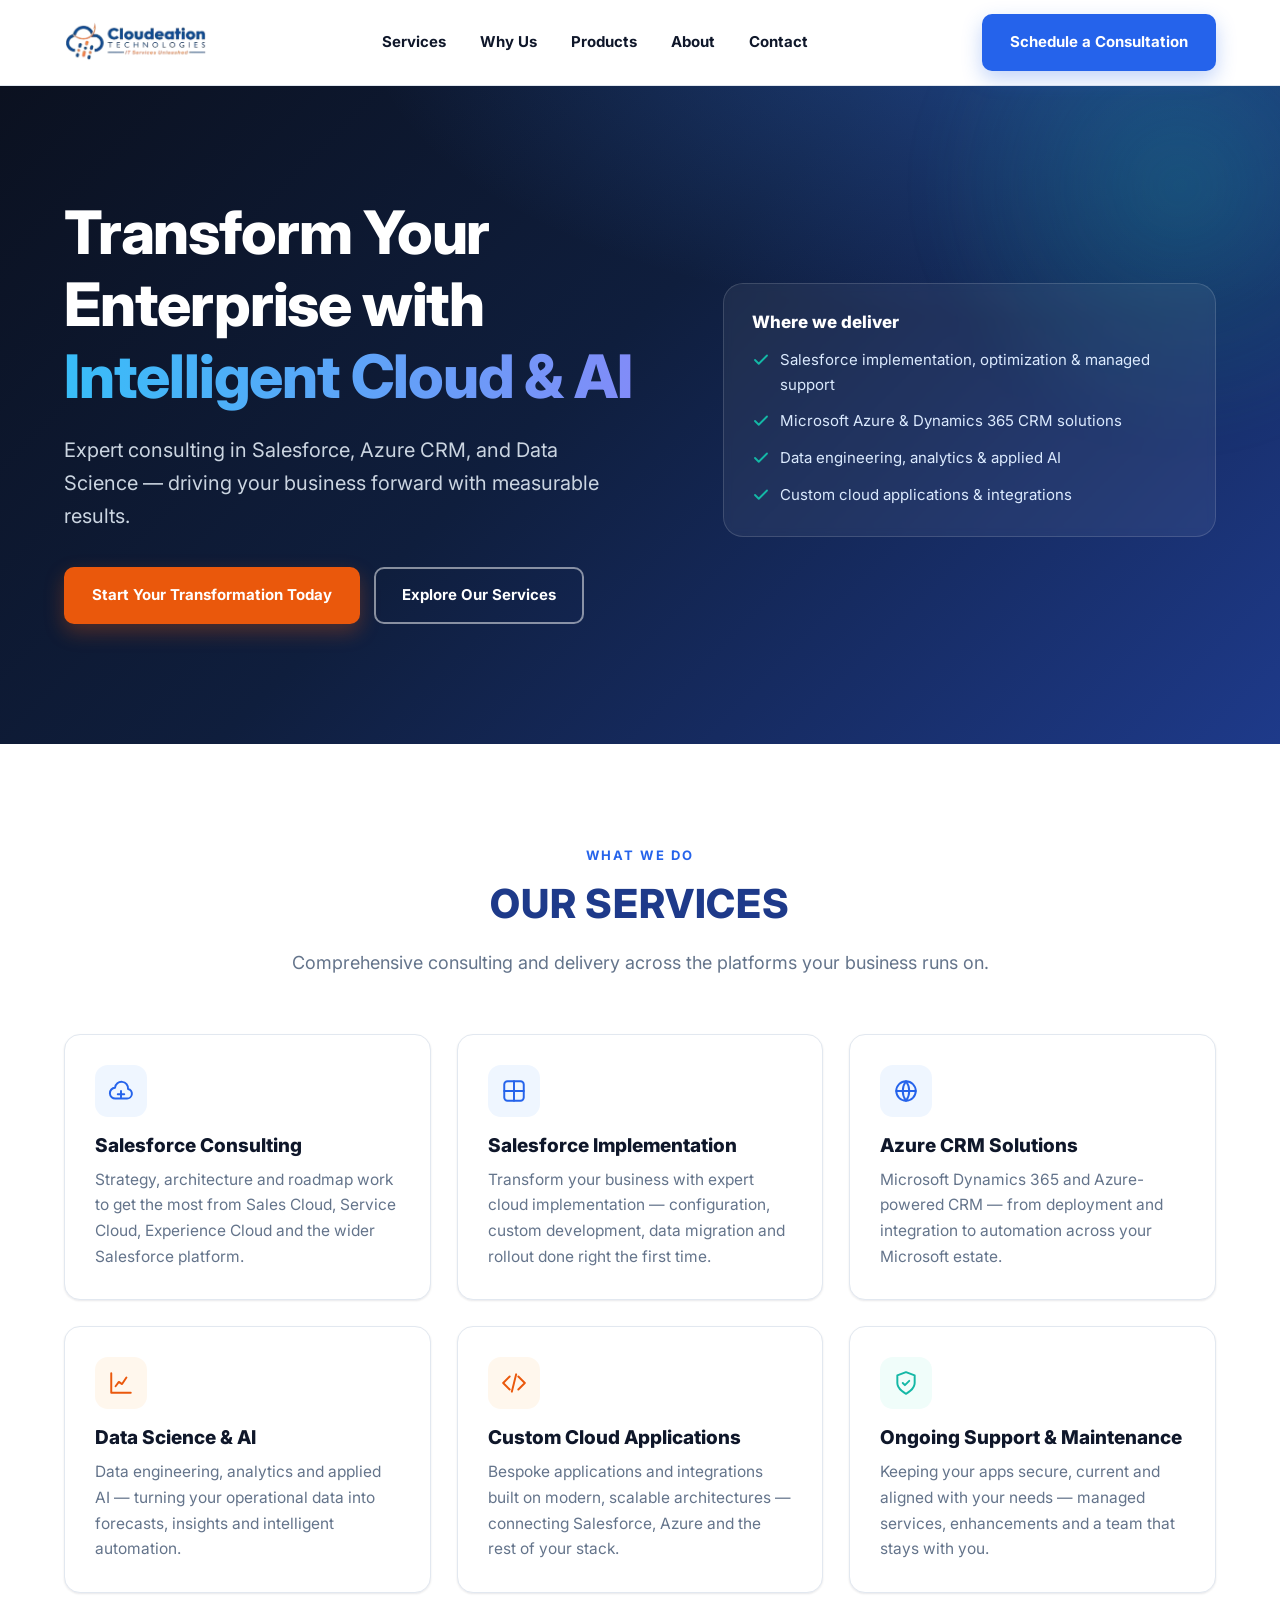
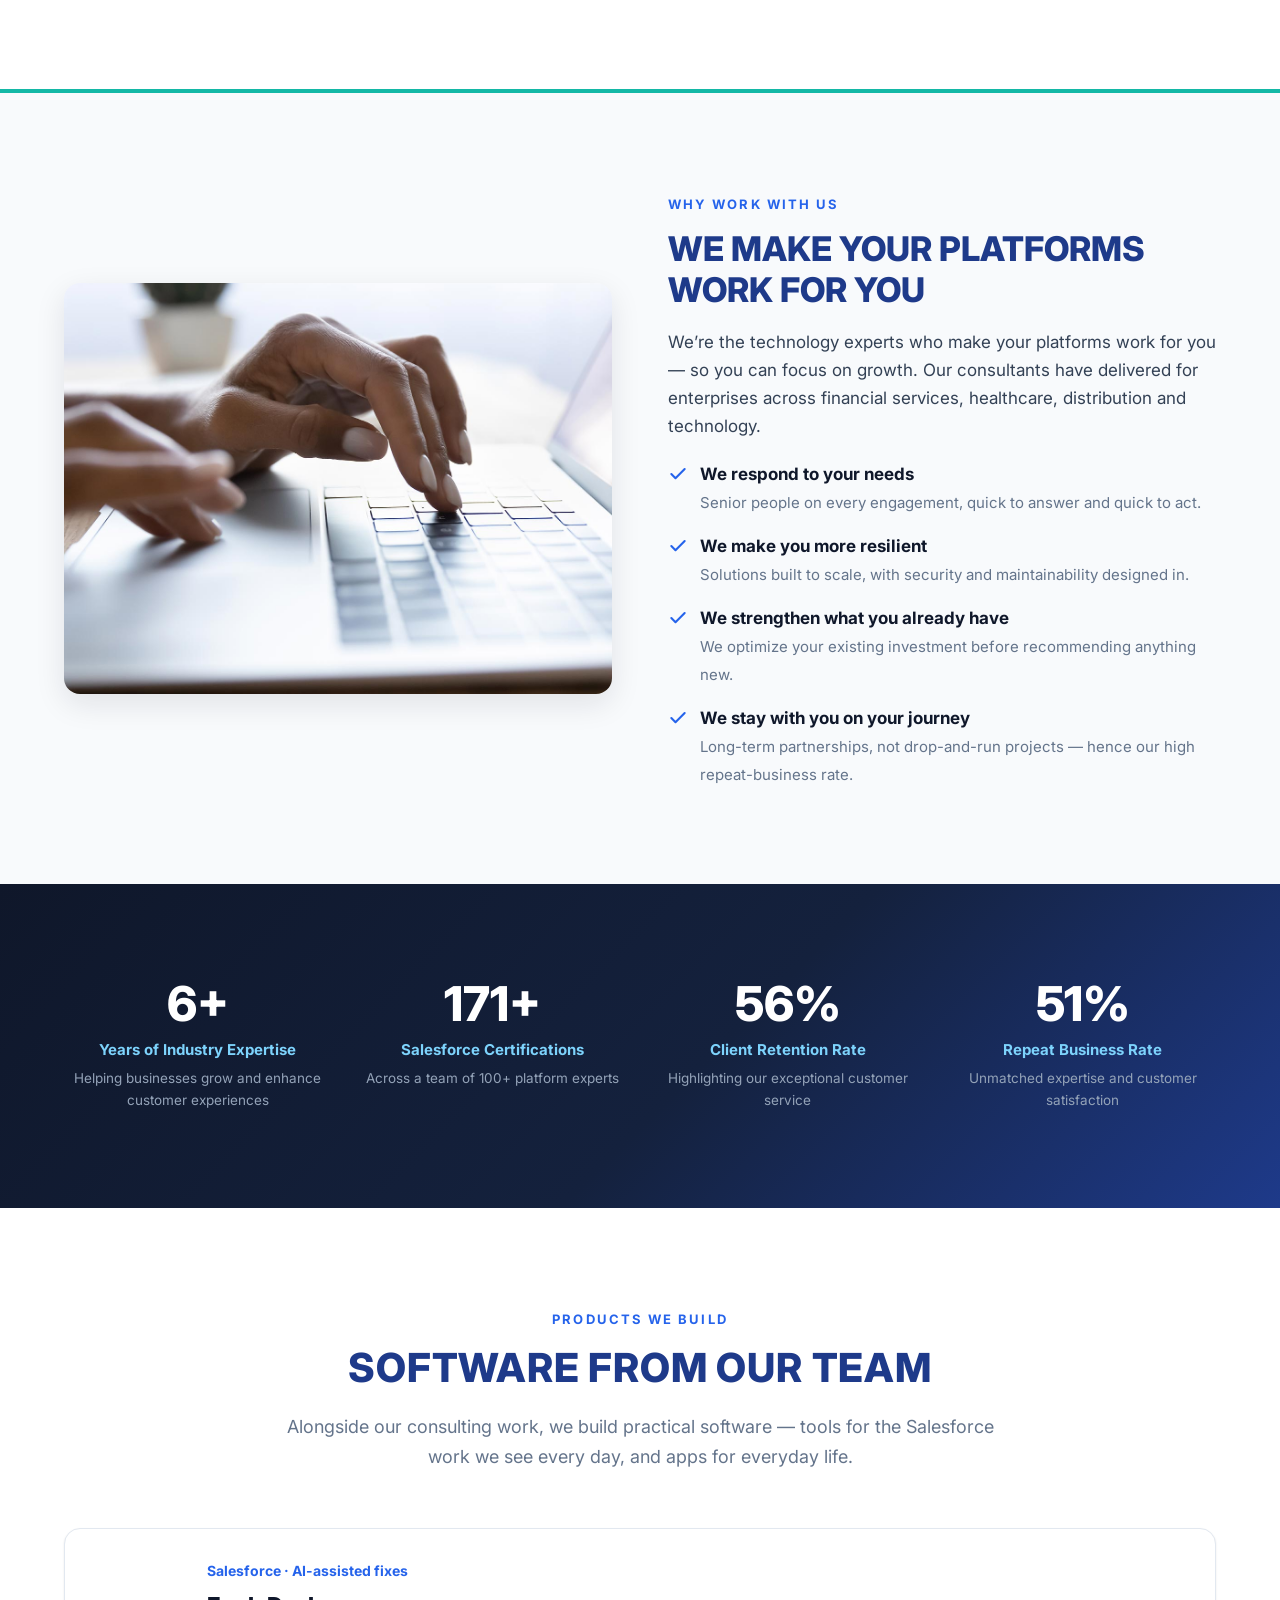
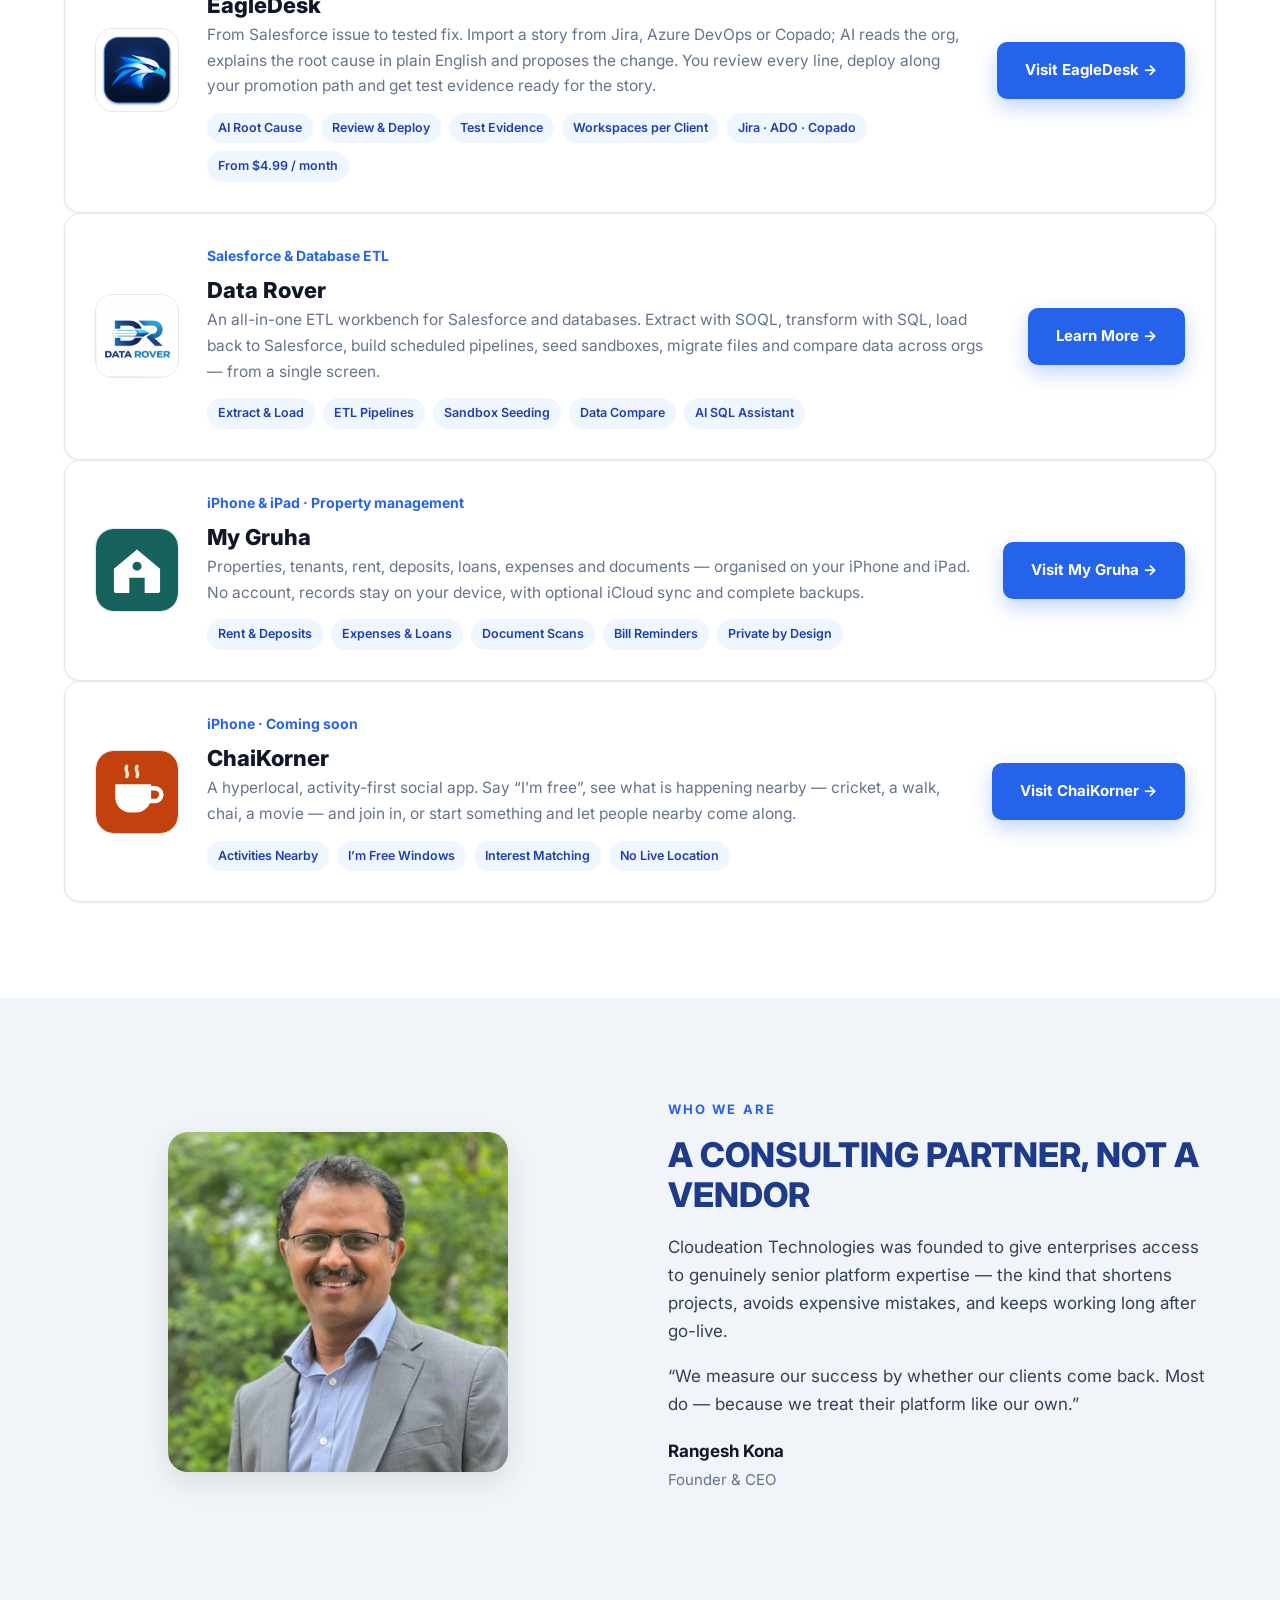
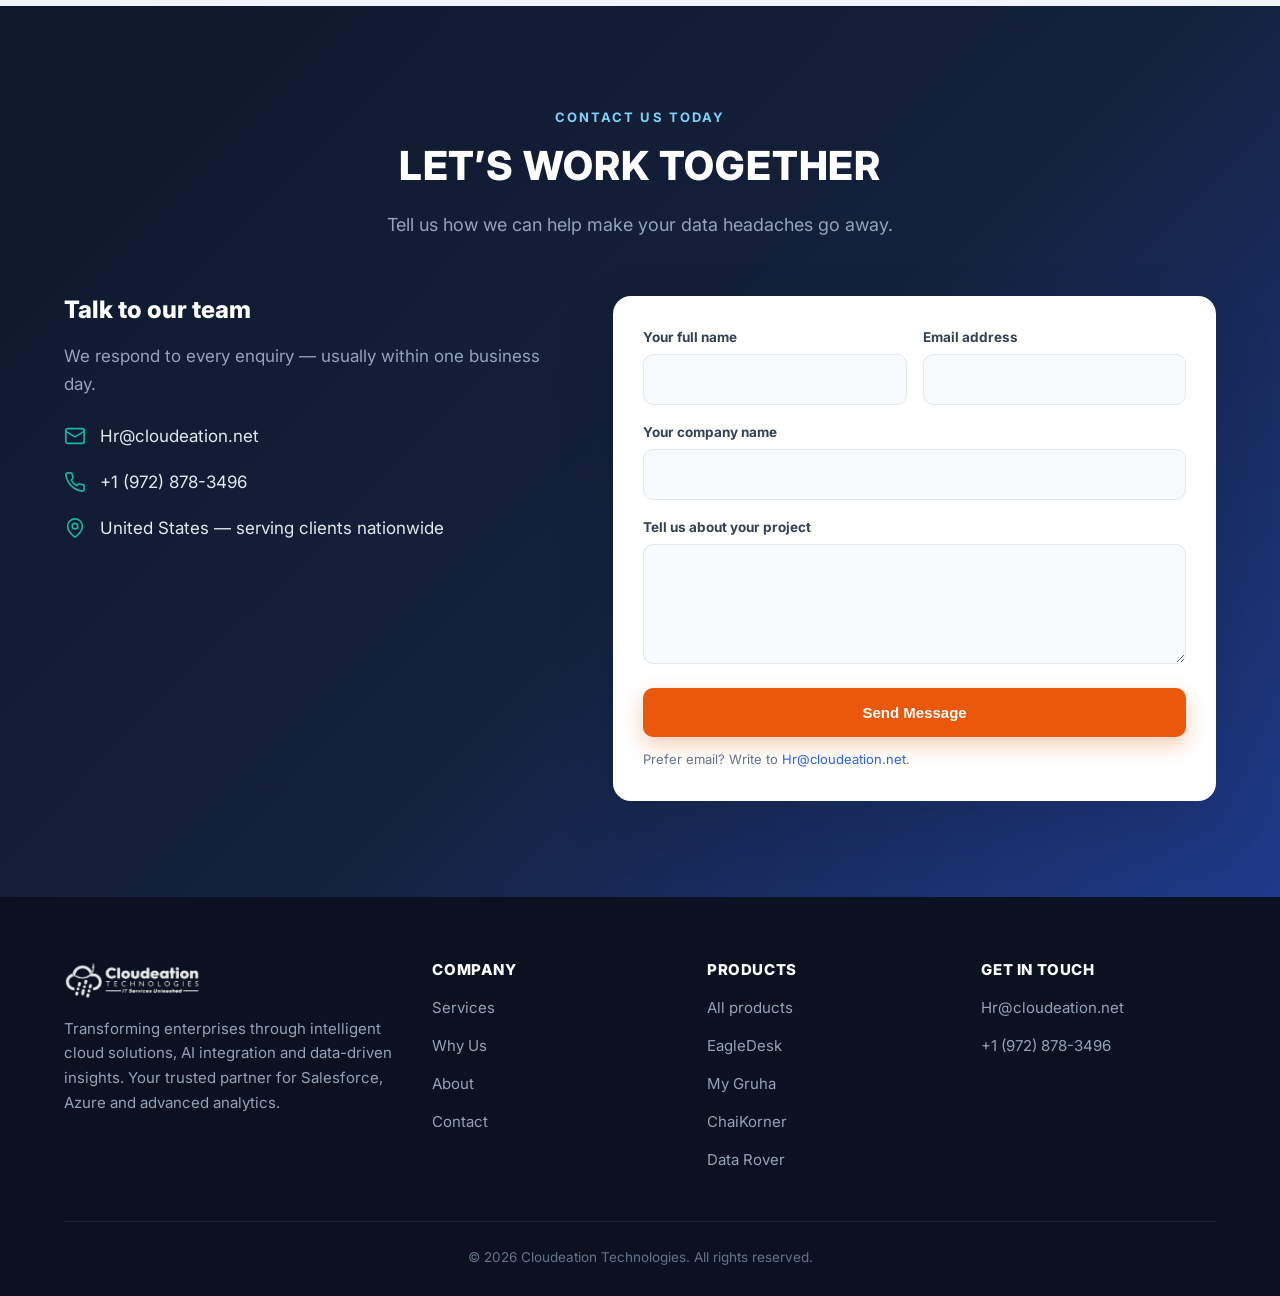
<file: index.html>
<!DOCTYPE html>
<html lang="en">
<head>
  <meta charset="UTF-8" />
  <meta name="viewport" content="width=device-width, initial-scale=1.0" />
  <script>document.documentElement.classList.add('js');</script>
  <title>Cloudeation Technologies | Salesforce, Azure &amp; AI Consulting</title>
  <meta name="description" content="Cloudeation Technologies delivers expert consulting in Salesforce, Azure CRM and Data Science &amp; AI — helping enterprises transform with measurable results." />
  <link rel="icon" href="assets/img/favicon.svg" type="image/svg+xml" />
  <meta property="og:title" content="Cloudeation Technologies" />
  <meta property="og:description" content="Expert consulting in Salesforce, Azure CRM, and Data Science &amp; AI." />
  <meta property="og:type" content="website" />
  <meta property="og:url" content="https://www.cloudeation.net/" />
  <link rel="preconnect" href="https://fonts.googleapis.com" />
  <link rel="preconnect" href="https://fonts.gstatic.com" crossorigin />
  <link href="https://fonts.googleapis.com/css2?family=Inter:wght@400;500;600;700;800&display=swap" rel="stylesheet" />
  <link rel="stylesheet" href="assets/css/styles.css" />
</head>
<body>

  <!-- ============ HEADER ============ -->
  <header class="site-header">
    <div class="container">
      <nav class="nav" data-open="false">
        <a class="nav__logo" href="#top" aria-label="Cloudeation Technologies home">
          <img src="assets/img/logo.png" alt="Cloudeation Technologies" />
        </a>
        <ul class="nav__links">
          <li><a href="#services">Services</a></li>
          <li><a href="#why">Why Us</a></li>
          <li><a href="products/">Products</a></li>
          <li><a href="#about">About</a></li>
          <li><a href="#contact">Contact</a></li>
        </ul>
        <div class="nav__actions">
          <a class="btn btn--primary" href="#contact">Schedule a Consultation</a>
        </div>
        <button class="nav__toggle" id="navToggle" aria-label="Toggle menu">
          <svg width="26" height="26" viewBox="0 0 24 24" fill="none" stroke="currentColor" stroke-width="2" stroke-linecap="round"><path d="M3 6h18M3 12h18M3 18h18"/></svg>
        </button>
      </nav>
    </div>
  </header>

  <span id="top"></span>

  <!-- ============ HERO ============ -->
  <section class="hero">
    <div class="container">
      <div class="hero__inner">
        <div>
          <h1>Transform Your Enterprise with <span class="grad">Intelligent Cloud &amp; AI</span></h1>
          <p class="lead">Expert consulting in Salesforce, Azure CRM, and Data Science &mdash; driving your business forward with measurable results.</p>
          <div class="hero__cta">
            <a class="btn btn--accent" href="#contact">Start Your Transformation Today</a>
            <a class="btn btn--ghost" href="#services">Explore Our Services</a>
          </div>
        </div>
        <div class="hero__panel">
          <h3>Where we deliver</h3>
          <ul>
            <li>
              <svg width="18" height="18" viewBox="0 0 24 24" fill="none" stroke="currentColor" stroke-width="2.5" stroke-linecap="round" stroke-linejoin="round"><path d="M20 6 9 17l-5-5"/></svg>
              Salesforce implementation, optimization &amp; managed support
            </li>
            <li>
              <svg width="18" height="18" viewBox="0 0 24 24" fill="none" stroke="currentColor" stroke-width="2.5" stroke-linecap="round" stroke-linejoin="round"><path d="M20 6 9 17l-5-5"/></svg>
              Microsoft Azure &amp; Dynamics 365 CRM solutions
            </li>
            <li>
              <svg width="18" height="18" viewBox="0 0 24 24" fill="none" stroke="currentColor" stroke-width="2.5" stroke-linecap="round" stroke-linejoin="round"><path d="M20 6 9 17l-5-5"/></svg>
              Data engineering, analytics &amp; applied AI
            </li>
            <li>
              <svg width="18" height="18" viewBox="0 0 24 24" fill="none" stroke="currentColor" stroke-width="2.5" stroke-linecap="round" stroke-linejoin="round"><path d="M20 6 9 17l-5-5"/></svg>
              Custom cloud applications &amp; integrations
            </li>
          </ul>
        </div>
      </div>
    </div>
  </section>


  <!-- ============ SERVICES ============ -->
  <section class="section" id="services">
    <div class="container">
      <div class="section-head reveal">
        <span class="eyebrow">What We Do</span>
        <h2>Our Services</h2>
        <p>Comprehensive consulting and delivery across the platforms your business runs on.</p>
      </div>
      <div class="grid">
        <article class="card reveal">
          <div class="card__icon">
            <svg width="26" height="26" viewBox="0 0 24 24" fill="none" stroke="currentColor" stroke-width="1.8" stroke-linecap="round" stroke-linejoin="round"><path d="M17.5 19a4.5 4.5 0 0 0 1-8.9A6 6 0 0 0 6.5 9 4.5 4.5 0 0 0 7 19Z"/><path d="M12 12v6M9 15h6"/></svg>
          </div>
          <h3>Salesforce Consulting</h3>
          <p>Strategy, architecture and roadmap work to get the most from Sales Cloud, Service Cloud, Experience Cloud and the wider Salesforce platform.</p>
        </article>
        <article class="card reveal">
          <div class="card__icon">
            <svg width="26" height="26" viewBox="0 0 24 24" fill="none" stroke="currentColor" stroke-width="1.8" stroke-linecap="round" stroke-linejoin="round"><path d="M12 3v18M3 12h18"/><rect x="3" y="3" width="18" height="18" rx="3"/></svg>
          </div>
          <h3>Salesforce Implementation</h3>
          <p>Transform your business with expert cloud implementation &mdash; configuration, custom development, data migration and rollout done right the first time.</p>
        </article>
        <article class="card reveal">
          <div class="card__icon">
            <svg width="26" height="26" viewBox="0 0 24 24" fill="none" stroke="currentColor" stroke-width="1.8" stroke-linecap="round" stroke-linejoin="round"><path d="M3 12a9 9 0 1 0 18 0 9 9 0 0 0-18 0Z"/><path d="M3 12h18M12 3a15 15 0 0 1 0 18M12 3a15 15 0 0 0 0 18"/></svg>
          </div>
          <h3>Azure CRM Solutions</h3>
          <p>Microsoft Dynamics 365 and Azure-powered CRM &mdash; from deployment and integration to automation across your Microsoft estate.</p>
        </article>
        <article class="card reveal">
          <div class="card__icon card__icon--accent">
            <svg width="26" height="26" viewBox="0 0 24 24" fill="none" stroke="currentColor" stroke-width="1.8" stroke-linecap="round" stroke-linejoin="round"><path d="M3 3v18h18"/><path d="m7 15 3-4 3 2 4-6"/></svg>
          </div>
          <h3>Data Science &amp; AI</h3>
          <p>Data engineering, analytics and applied AI &mdash; turning your operational data into forecasts, insights and intelligent automation.</p>
        </article>
        <article class="card reveal">
          <div class="card__icon card__icon--accent">
            <svg width="26" height="26" viewBox="0 0 24 24" fill="none" stroke="currentColor" stroke-width="1.8" stroke-linecap="round" stroke-linejoin="round"><path d="m8 6-6 6 6 6M16 6l6 6-6 6M14 4l-4 16"/></svg>
          </div>
          <h3>Custom Cloud Applications</h3>
          <p>Bespoke applications and integrations built on modern, scalable architectures &mdash; connecting Salesforce, Azure and the rest of your stack.</p>
        </article>
        <article class="card reveal">
          <div class="card__icon card__icon--teal">
            <svg width="26" height="26" viewBox="0 0 24 24" fill="none" stroke="currentColor" stroke-width="1.8" stroke-linecap="round" stroke-linejoin="round"><path d="M12 22s8-4 8-10V5l-8-3-8 3v7c0 6 8 10 8 10Z"/><path d="m9 12 2 2 4-4"/></svg>
          </div>
          <h3>Ongoing Support &amp; Maintenance</h3>
          <p>Keeping your apps secure, current and aligned with your needs &mdash; managed services, enhancements and a team that stays with you.</p>
        </article>
      </div>
    </div>
  </section>

  <!-- ============ WHY US ============ -->
  <section class="section section--soft section--teal-top" id="why">
    <div class="container">
      <div class="split split--flip">
        <div class="split__media reveal">
          <img src="assets/img/what-we-do.jpg" alt="Working on a laptop" width="1200" height="1120" loading="lazy" />
        </div>
        <div class="reveal">
          <span class="eyebrow">Why Work With Us</span>
          <h2>We make your platforms work for you</h2>
          <p>We&rsquo;re the technology experts who make your platforms work for you &mdash; so you can focus on growth. Our consultants have delivered for enterprises across financial services, healthcare, distribution and technology.</p>
          <ul>
            <li>
              <svg width="20" height="20" viewBox="0 0 24 24" fill="none" stroke="currentColor" stroke-width="2.5" stroke-linecap="round" stroke-linejoin="round"><path d="M20 6 9 17l-5-5"/></svg>
              <div><strong>We respond to your needs</strong><span>Senior people on every engagement, quick to answer and quick to act.</span></div>
            </li>
            <li>
              <svg width="20" height="20" viewBox="0 0 24 24" fill="none" stroke="currentColor" stroke-width="2.5" stroke-linecap="round" stroke-linejoin="round"><path d="M20 6 9 17l-5-5"/></svg>
              <div><strong>We make you more resilient</strong><span>Solutions built to scale, with security and maintainability designed in.</span></div>
            </li>
            <li>
              <svg width="20" height="20" viewBox="0 0 24 24" fill="none" stroke="currentColor" stroke-width="2.5" stroke-linecap="round" stroke-linejoin="round"><path d="M20 6 9 17l-5-5"/></svg>
              <div><strong>We strengthen what you already have</strong><span>We optimize your existing investment before recommending anything new.</span></div>
            </li>
            <li>
              <svg width="20" height="20" viewBox="0 0 24 24" fill="none" stroke="currentColor" stroke-width="2.5" stroke-linecap="round" stroke-linejoin="round"><path d="M20 6 9 17l-5-5"/></svg>
              <div><strong>We stay with you on your journey</strong><span>Long-term partnerships, not drop-and-run projects &mdash; hence our high repeat-business rate.</span></div>
            </li>
          </ul>
        </div>
      </div>
    </div>
  </section>

  <!-- ============ STATS ============ -->
  <section class="section section--navy">
    <div class="container">
      <div class="stats">
        <div class="stat reveal">
          <b data-count="12" data-suffix="+">12+</b>
          <span>Years of Industry Expertise</span>
          <small>Helping businesses grow and enhance customer experiences</small>
        </div>
        <div class="stat reveal">
          <b data-count="300" data-suffix="+">300+</b>
          <span>Salesforce Certifications</span>
          <small>Across a team of 100+ platform experts</small>
        </div>
        <div class="stat reveal">
          <b data-count="98" data-suffix="%">98%</b>
          <span>Client Retention Rate</span>
          <small>Highlighting our exceptional customer service</small>
        </div>
        <div class="stat reveal">
          <b data-count="90" data-suffix="%">90%</b>
          <span>Repeat Business Rate</span>
          <small>Unmatched expertise and customer satisfaction</small>
        </div>
      </div>
    </div>
  </section>

  <!-- ============ PRODUCTS ============ -->
  <section class="section" id="products">
    <div class="container">
      <div class="section-head reveal">
        <span class="eyebrow">Products We Build</span>
        <h2>Software From Our Team</h2>
        <p>Alongside our consulting work, we build practical software &mdash; tools for the Salesforce work we see every day, and apps for everyday life.</p>
      </div>
      <article class="product reveal">
        <img class="product__logo" src="assets/img/eagledesk-logo.png" alt="EagleDesk logo" />
        <div>
          <p class="kicker">Salesforce &middot; AI-assisted fixes</p>
          <h3>EagleDesk</h3>
          <p>From Salesforce issue to tested fix. Import a story from Jira, Azure DevOps or Copado; AI reads the org, explains the root cause in plain English and proposes the change. You review every line, deploy along your promotion path and get test evidence ready for the story.</p>
          <div class="product__tags">
            <span>AI Root Cause</span><span>Review &amp; Deploy</span><span>Test Evidence</span><span>Workspaces per Client</span><span>Jira &middot; ADO &middot; Copado</span><span>From $4.99 / month</span>
          </div>
        </div>
        <a class="btn btn--primary" href="https://eagledesk.cloudeation.net/">Visit EagleDesk &rarr;</a>
      </article>
      <article class="product reveal">
        <img class="product__logo" src="assets/img/data-rover-logo.png" alt="Data Rover logo" />
        <div>
          <p class="kicker">Salesforce &amp; Database ETL</p>
          <h3>Data Rover</h3>
          <p>An all-in-one ETL workbench for Salesforce and databases. Extract with SOQL, transform with SQL, load back to Salesforce, build scheduled pipelines, seed sandboxes, migrate files and compare data across orgs &mdash; from a single screen.</p>
          <div class="product__tags">
            <span>Extract &amp; Load</span><span>ETL Pipelines</span><span>Sandbox Seeding</span><span>Data Compare</span><span>AI SQL Assistant</span>
          </div>
        </div>
        <a class="btn btn--primary" href="data-rover/">Learn More &rarr;</a>
      </article>
      <article class="product reveal">
        <img class="product__logo" src="assets/img/mygruha-logo.svg" alt="My Gruha logo" />
        <div>
          <p class="kicker">iPhone &amp; iPad &middot; Property management</p>
          <h3>My Gruha</h3>
          <p>Properties, tenants, rent, deposits, loans, expenses and documents &mdash; organised on your iPhone and iPad. No account, records stay on your device, with optional iCloud sync and complete backups.</p>
          <div class="product__tags">
            <span>Rent &amp; Deposits</span><span>Expenses &amp; Loans</span><span>Document Scans</span><span>Bill Reminders</span><span>Private by Design</span>
          </div>
        </div>
        <a class="btn btn--primary" href="https://mygruha.cloudeation.net/">Visit My Gruha &rarr;</a>
      </article>
      <article class="product reveal">
        <img class="product__logo" src="assets/img/chaikorner-logo.svg" alt="ChaiKorner logo" />
        <div>
          <p class="kicker">iPhone &middot; Coming soon</p>
          <h3>ChaiKorner</h3>
          <p>A hyperlocal, activity-first social app. Say &ldquo;I&rsquo;m free&rdquo;, see what is happening nearby &mdash; cricket, a walk, chai, a movie &mdash; and join in, or start something and let people nearby come along.</p>
          <div class="product__tags">
            <span>Activities Nearby</span><span>I&rsquo;m Free Windows</span><span>Interest Matching</span><span>No Live Location</span>
          </div>
        </div>
        <a class="btn btn--primary" href="https://chaikorner.cloudeation.net/">Visit ChaiKorner &rarr;</a>
      </article>
    </div>
  </section>

  <!-- ============ ABOUT ============ -->
  <section class="section section--slate" id="about">
    <div class="container">
      <div class="split split--about">
        <div class="split__media reveal">
          <img src="assets/img/founder.jpg" alt="Rangesh Kona, Founder &amp; CEO of Cloudeation Technologies" width="800" height="800" loading="lazy" />
        </div>
        <div class="reveal">
          <span class="eyebrow">Who We Are</span>
          <h2>A consulting partner, not a vendor</h2>
          <p>Cloudeation Technologies was founded to give enterprises access to genuinely senior platform expertise &mdash; the kind that shortens projects, avoids expensive mistakes, and keeps working long after go-live.</p>
          <p>&ldquo;We measure our success by whether our clients come back. Most do &mdash; because we treat their platform like our own.&rdquo;</p>
          <p style="margin-top:18px;"><strong style="color:var(--ink);">Rangesh Kona</strong><br /><span style="color:var(--muted);font-size:15px;">Founder &amp; CEO</span></p>
        </div>
      </div>
    </div>
  </section>

  <!-- ============ CONTACT ============ -->
  <section class="section section--navy" id="contact">
    <div class="container">
      <div class="section-head reveal">
        <span class="eyebrow">Contact Us Today</span>
        <h2>Let&rsquo;s Work Together</h2>
        <p>Tell us how we can help make your data headaches go away.</p>
      </div>
      <div class="contact-grid">
        <div class="contact-info reveal">
          <h3>Talk to our team</h3>
          <p>We respond to every enquiry &mdash; usually within one business day.</p>
          <ul>
            <li>
              <svg width="22" height="22" viewBox="0 0 24 24" fill="none" stroke="currentColor" stroke-width="1.8" stroke-linecap="round" stroke-linejoin="round"><rect x="2" y="4" width="20" height="16" rx="2"/><path d="m22 7-10 6L2 7"/></svg>
              <a href="mailto:Hr@cloudeation.net">Hr@cloudeation.net</a>
            </li>
            <li>
              <svg width="22" height="22" viewBox="0 0 24 24" fill="none" stroke="currentColor" stroke-width="1.8" stroke-linecap="round" stroke-linejoin="round"><path d="M22 16.9v3a2 2 0 0 1-2.2 2 19.8 19.8 0 0 1-8.6-3.1 19.5 19.5 0 0 1-6-6A19.8 19.8 0 0 1 2 4.2 2 2 0 0 1 4 2h3a2 2 0 0 1 2 1.7c.1.9.4 1.8.7 2.7a2 2 0 0 1-.5 2.1L8 9.9a16 16 0 0 0 6 6l1.4-1.4a2 2 0 0 1 2.1-.4c.9.3 1.8.6 2.7.7A2 2 0 0 1 22 16.9Z"/></svg>
              <a href="tel:+19728783496">+1 (972) 878-3496</a>
            </li>
            <li>
              <svg width="22" height="22" viewBox="0 0 24 24" fill="none" stroke="currentColor" stroke-width="1.8" stroke-linecap="round" stroke-linejoin="round"><path d="M20 10c0 6-8 12-8 12s-8-6-8-12a8 8 0 0 1 16 0Z"/><circle cx="12" cy="10" r="3"/></svg>
              <span>United States &mdash; serving clients nationwide</span>
            </li>
          </ul>
        </div>
        <form class="form" id="contactForm" novalidate>
          <div class="row">
            <div class="field">
              <label for="name">Your full name</label>
              <input type="text" id="name" name="name" autocomplete="name" required />
            </div>
            <div class="field">
              <label for="email">Email address</label>
              <input type="email" id="email" name="email" autocomplete="email" required />
            </div>
          </div>
          <div class="field">
            <label for="company">Your company name</label>
            <input type="text" id="company" name="company" autocomplete="organization" />
          </div>
          <div class="field">
            <label for="message">Tell us about your project</label>
            <textarea id="message" name="message" required></textarea>
          </div>
          <button type="submit" class="btn btn--accent" style="width:100%;justify-content:center;">Send Message</button>
          <p class="form__status" role="status" aria-live="polite"></p>
          <p class="form__note">Prefer email? Write to <a href="mailto:Hr@cloudeation.net">Hr@cloudeation.net</a>.</p>
        </form>
      </div>
    </div>
  </section>

  <!-- ============ FOOTER ============ -->
  <footer class="site-footer">
    <div class="container">
      <div class="site-footer__grid">
        <div>
          <img class="flogo" src="assets/img/logo.png" alt="Cloudeation Technologies" />
          <p>Transforming enterprises through intelligent cloud solutions, AI integration and data-driven insights. Your trusted partner for Salesforce, Azure and advanced analytics.</p>
        </div>
        <div>
          <h4>Company</h4>
          <ul>
            <li><a href="#services">Services</a></li>
            <li><a href="#why">Why Us</a></li>
            <li><a href="#about">About</a></li>
            <li><a href="#contact">Contact</a></li>
          </ul>
        </div>
        <div>
          <h4>Products</h4>
          <ul>
            <li><a href="products/">All products</a></li>
            <li><a href="https://eagledesk.cloudeation.net/">EagleDesk</a></li>
            <li><a href="https://mygruha.cloudeation.net/">My Gruha</a></li>
            <li><a href="https://chaikorner.cloudeation.net/">ChaiKorner</a></li>
            <li><a href="data-rover/">Data Rover</a></li>
          </ul>
        </div>
        <div>
          <h4>Get in touch</h4>
          <ul>
            <li><a href="mailto:Hr@cloudeation.net">Hr@cloudeation.net</a></li>
            <li><a href="tel:+19728783496">+1 (972) 878-3496</a></li>
          </ul>
        </div>
      </div>
      <div class="site-footer__bottom">
        &copy; <span id="year">2026</span> Cloudeation Technologies. All rights reserved.
      </div>
    </div>
  </footer>

  <script src="assets/js/main.js"></script>
</body>
</html>
</file>
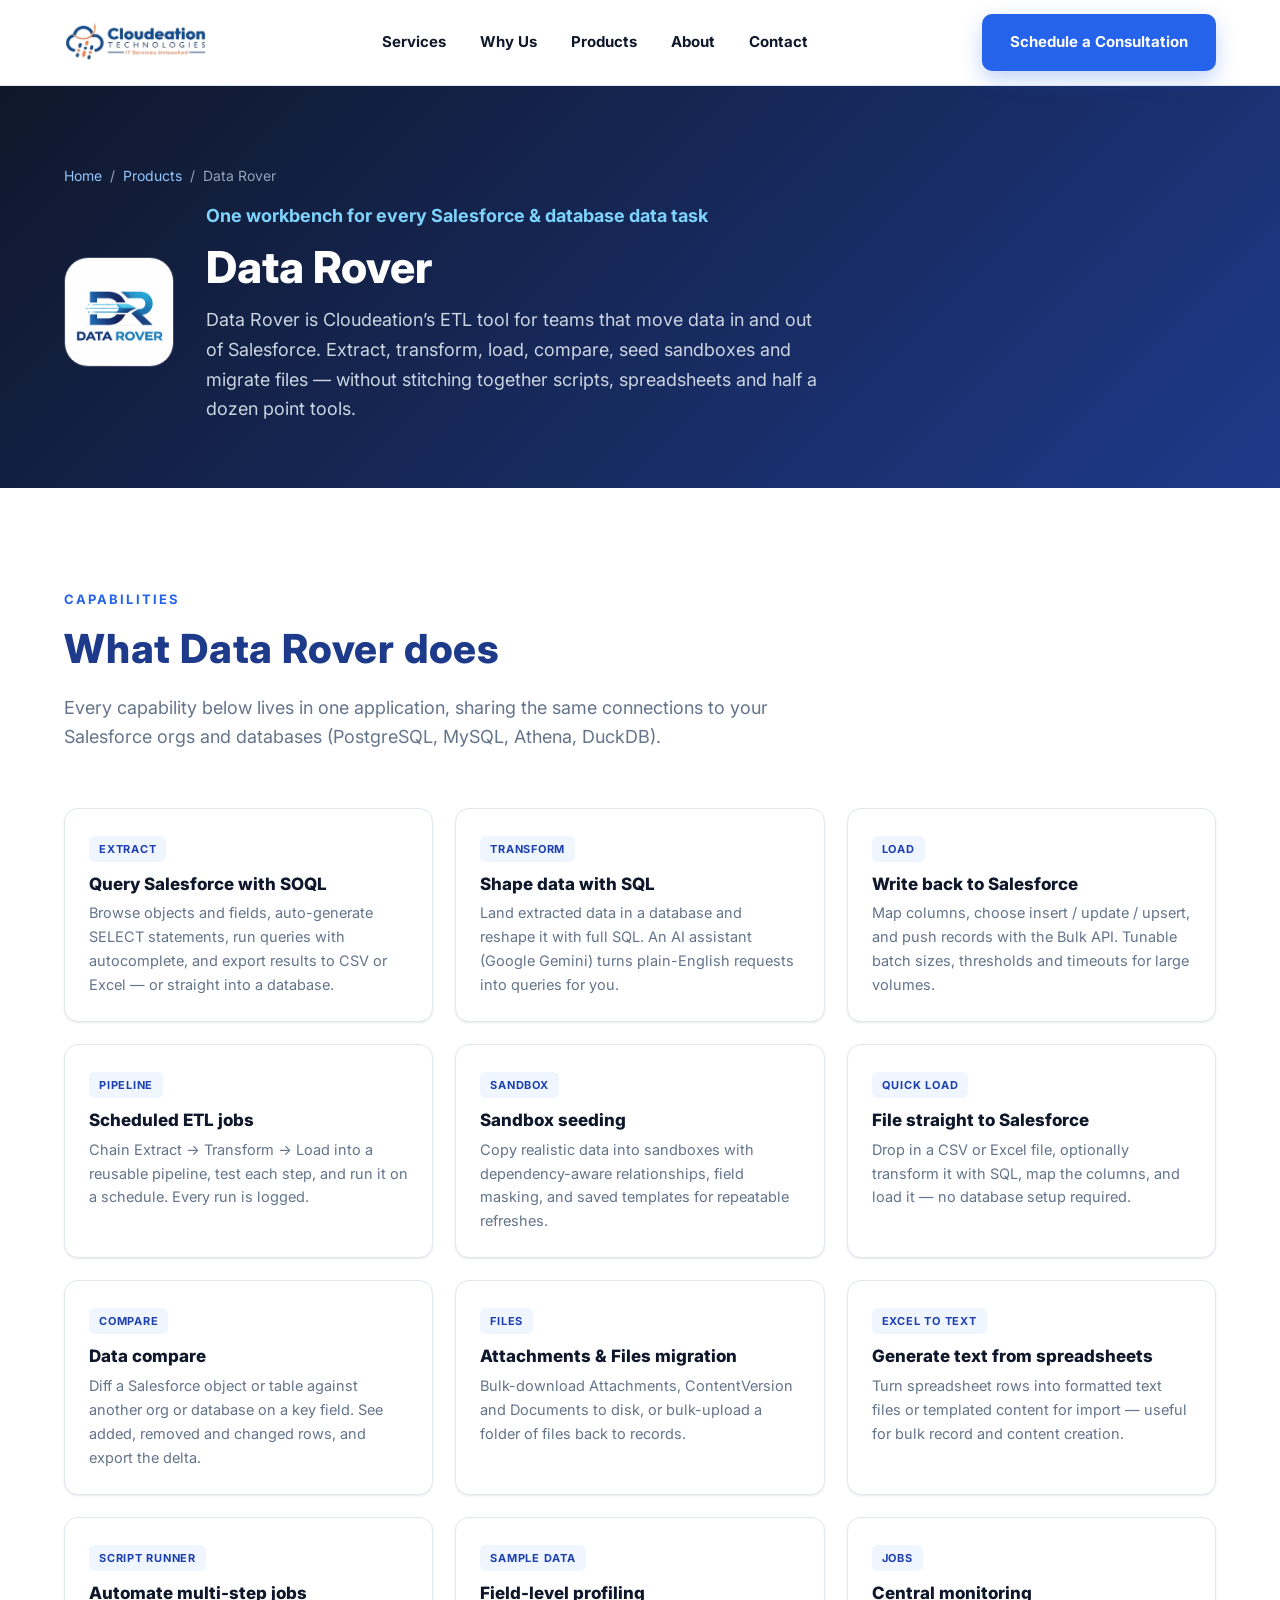
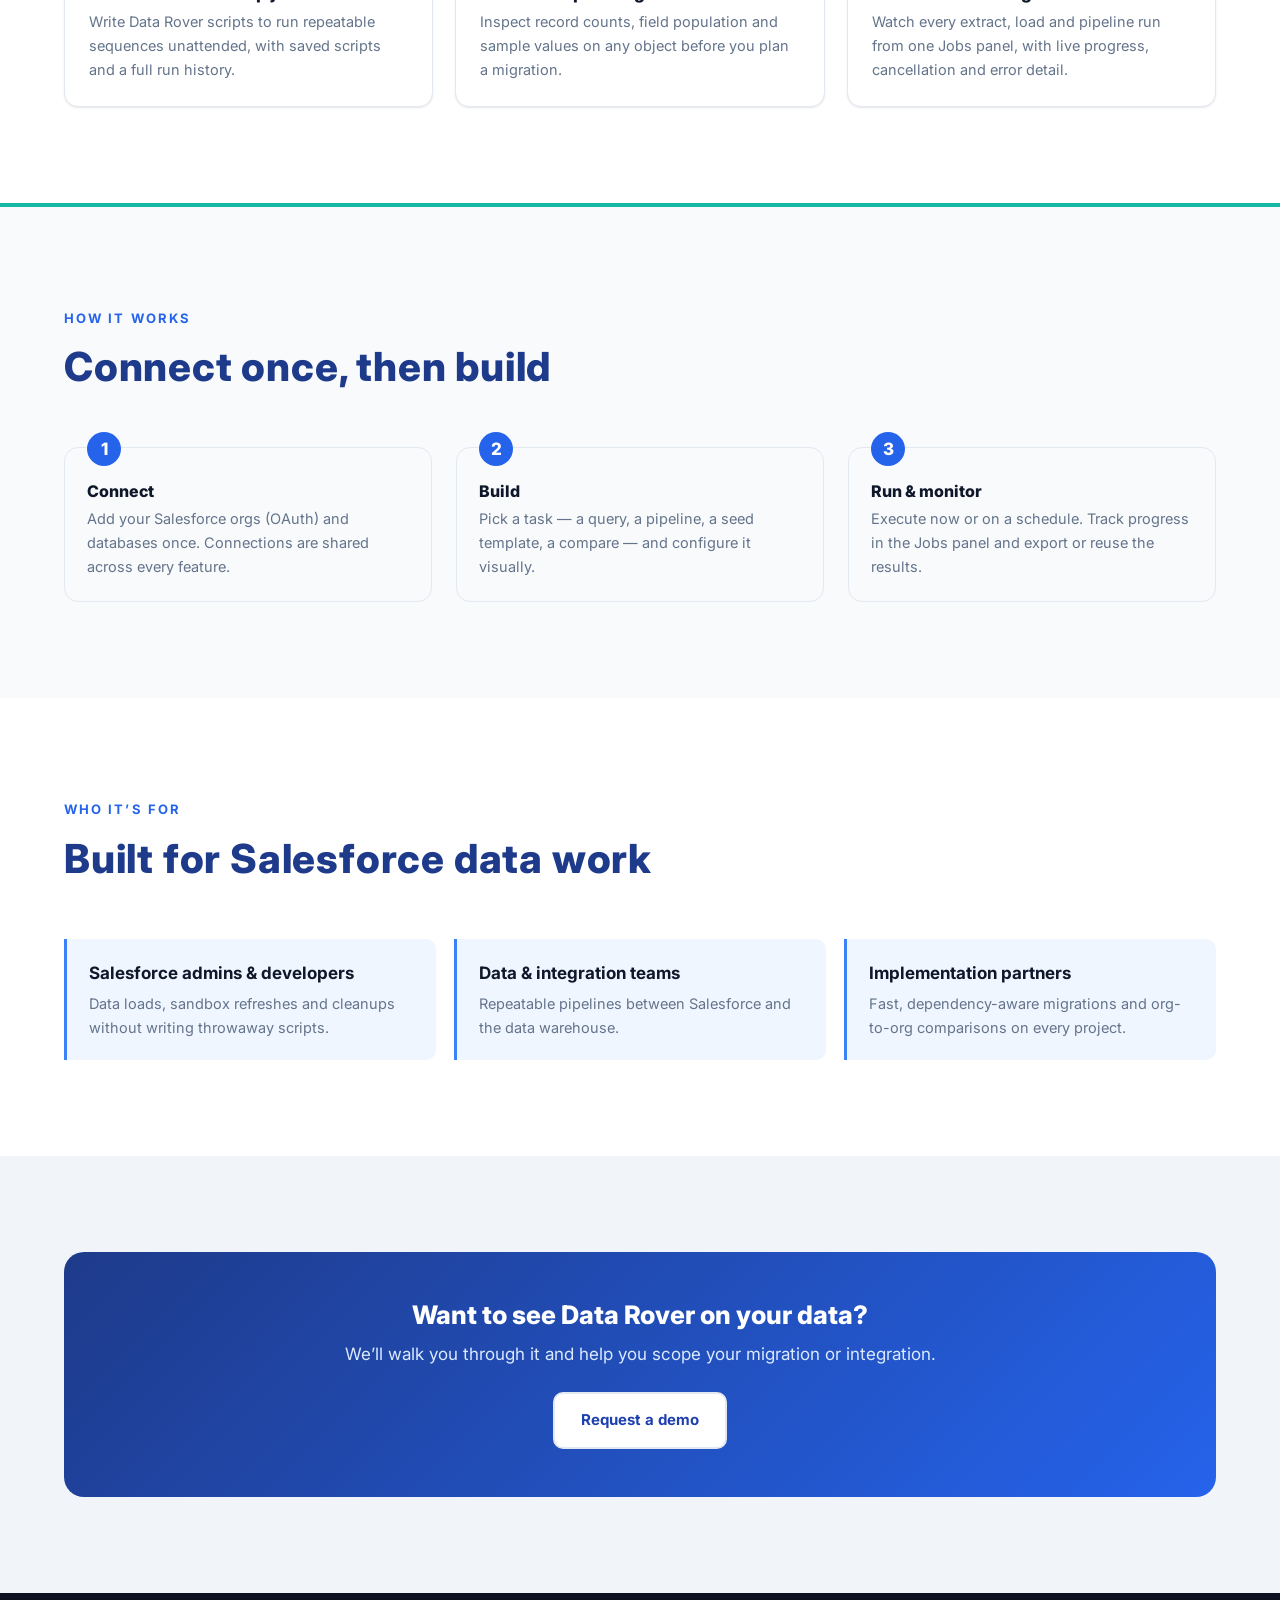
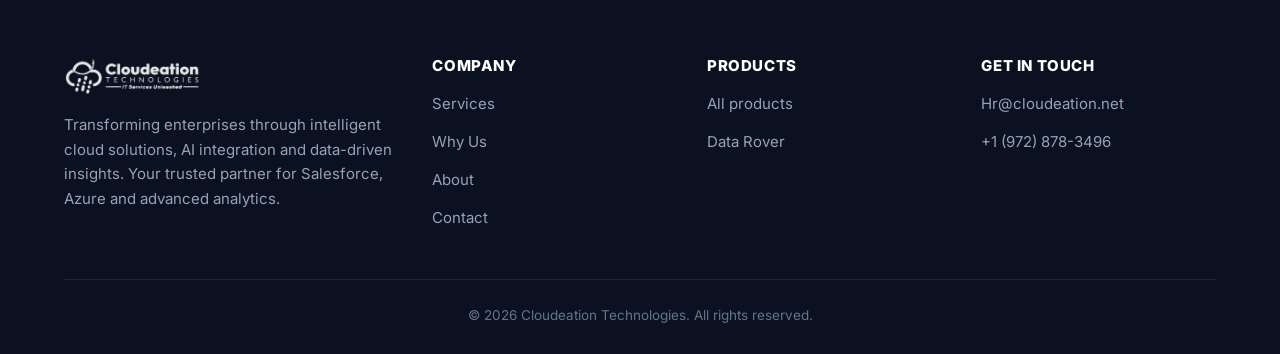
<file: data-rover/index.html>
<!DOCTYPE html>
<html lang="en">
<head>
  <meta charset="UTF-8" />
  <meta name="viewport" content="width=device-width, initial-scale=1.0" />
  <script>document.documentElement.classList.add('js');</script>
  <title>Data Rover | Salesforce &amp; Database ETL — Cloudeation Technologies</title>
  <meta name="description" content="Data Rover is Cloudeation's all-in-one ETL workbench for Salesforce and databases — extract, transform, load, build pipelines, seed sandboxes, migrate files and compare data from one screen." />
  <link rel="icon" href="../assets/img/favicon.svg" type="image/svg+xml" />
  <meta property="og:title" content="Data Rover — Salesforce &amp; Database ETL" />
  <meta property="og:description" content="One workbench for every Salesforce and database data task." />
  <meta property="og:type" content="website" />
  <meta property="og:url" content="https://www.cloudeation.net/data-rover/" />
  <link rel="preconnect" href="https://fonts.googleapis.com" />
  <link rel="preconnect" href="https://fonts.gstatic.com" crossorigin />
  <link href="https://fonts.googleapis.com/css2?family=Inter:wght@400;500;600;700;800&display=swap" rel="stylesheet" />
  <link rel="stylesheet" href="../assets/css/styles.css" />
  <style>
    .dr-hero { display:flex; align-items:center; gap:32px; flex-wrap:wrap; }
    .dr-hero img { width:110px; height:110px; border-radius:24px; border:1px solid rgba(255,255,255,.18); flex-shrink:0; }
    .dr-hero .kicker { color:#7dd3fc; font-weight:700; margin:0 0 10px; }
    .dr-hero h1 { margin:0 0 12px; }
    .dr-hero p { margin:0; color:#cbd5e1; max-width:620px; font-size:18px; }
    .feat-grid { display:grid; grid-template-columns:repeat(auto-fill,minmax(300px,1fr)); gap:22px; }
    .feat { border:1px solid var(--line); border-radius:14px; padding:24px; background:#fff; box-shadow:var(--shadow-sm); }
    .feat .k { display:inline-block; font-size:11px; letter-spacing:.07em; text-transform:uppercase; font-weight:700; color:var(--brand-800); background:var(--brand-50); padding:4px 10px; border-radius:6px; margin-bottom:12px; }
    .feat h3 { font-size:17px; margin:0 0 7px; }
    .feat p { margin:0; font-size:14.5px; color:var(--muted); }
    .steps { display:grid; grid-template-columns:repeat(auto-fit,minmax(240px,1fr)); gap:24px; counter-reset:s; }
    .steps div { position:relative; padding:26px 22px 22px; border:1px solid var(--line); border-radius:14px; background:var(--bg-soft); }
    .steps div::before { counter-increment:s; content:counter(s); position:absolute; top:-16px; left:22px; width:34px; height:34px; background:var(--brand-600); color:#fff; border-radius:50%; display:flex; align-items:center; justify-content:center; font-weight:800; }
    .steps h3 { margin:8px 0 6px; font-size:16px; }
    .steps p { margin:0; font-size:14.5px; color:var(--muted); }
    .who { display:grid; grid-template-columns:repeat(auto-fit,minmax(250px,1fr)); gap:18px; }
    .who div { padding:20px 22px; border-left:3px solid var(--brand-500); background:var(--brand-50); border-radius:0 10px 10px 0; }
    .who strong { display:block; margin-bottom:5px; color:var(--ink); }
    .who p { margin:0; font-size:14.5px; color:var(--muted); }
    .dr-cta { text-align:center; background:linear-gradient(135deg,#1e3a8a,#2563eb); border-radius:20px; padding:48px 28px; color:#fff; }
    .dr-cta h2 { color:#fff; margin:0 0 10px; }
    .dr-cta p { margin:0 0 24px; color:#dbeafe; font-size:17px; }
  </style>
</head>
<body>

  <header class="site-header">
    <div class="container">
      <nav class="nav" data-open="false">
        <a class="nav__logo" href="../index.html" aria-label="Cloudeation Technologies home">
          <img src="../assets/img/logo.png" alt="Cloudeation Technologies" />
        </a>
        <ul class="nav__links">
          <li><a href="../index.html#services">Services</a></li>
          <li><a href="../index.html#why">Why Us</a></li>
          <li><a href="../products/">Products</a></li>
          <li><a href="../index.html#about">About</a></li>
          <li><a href="../index.html#contact">Contact</a></li>
        </ul>
        <div class="nav__actions">
          <a class="btn btn--primary" href="../index.html#contact">Schedule a Consultation</a>
        </div>
        <button class="nav__toggle" id="navToggle" aria-label="Toggle menu">
          <svg width="26" height="26" viewBox="0 0 24 24" fill="none" stroke="currentColor" stroke-width="2" stroke-linecap="round"><path d="M3 6h18M3 12h18M3 18h18"/></svg>
        </button>
      </nav>
    </div>
  </header>

  <section class="page-hero">
    <div class="container">
      <p class="crumb"><a href="../index.html">Home</a> &nbsp;/&nbsp; <a href="../products/">Products</a> &nbsp;/&nbsp; Data Rover</p>
      <div class="dr-hero">
        <img src="../assets/img/data-rover-logo.png" alt="Data Rover logo" />
        <div>
          <p class="kicker">One workbench for every Salesforce &amp; database data task</p>
          <h1>Data Rover</h1>
          <p>Data Rover is Cloudeation&rsquo;s ETL tool for teams that move data in and out of Salesforce. Extract, transform, load, compare, seed sandboxes and migrate files &mdash; without stitching together scripts, spreadsheets and half a dozen point tools.</p>
        </div>
      </div>
    </div>
  </section>

  <section class="section">
    <div class="container">
      <div class="section-head reveal" style="text-align:left;margin-left:0;">
        <span class="eyebrow">Capabilities</span>
        <h2 style="text-transform:none;">What Data Rover does</h2>
        <p>Every capability below lives in one application, sharing the same connections to your Salesforce orgs and databases (PostgreSQL, MySQL, Athena, DuckDB).</p>
      </div>
      <div class="feat-grid">
        <div class="feat reveal"><span class="k">Extract</span><h3>Query Salesforce with SOQL</h3><p>Browse objects and fields, auto-generate SELECT statements, run queries with autocomplete, and export results to CSV or Excel &mdash; or straight into a database.</p></div>
        <div class="feat reveal"><span class="k">Transform</span><h3>Shape data with SQL</h3><p>Land extracted data in a database and reshape it with full SQL. An AI assistant (Google Gemini) turns plain-English requests into queries for you.</p></div>
        <div class="feat reveal"><span class="k">Load</span><h3>Write back to Salesforce</h3><p>Map columns, choose insert / update / upsert, and push records with the Bulk API. Tunable batch sizes, thresholds and timeouts for large volumes.</p></div>
        <div class="feat reveal"><span class="k">Pipeline</span><h3>Scheduled ETL jobs</h3><p>Chain Extract &rarr; Transform &rarr; Load into a reusable pipeline, test each step, and run it on a schedule. Every run is logged.</p></div>
        <div class="feat reveal"><span class="k">Sandbox</span><h3>Sandbox seeding</h3><p>Copy realistic data into sandboxes with dependency-aware relationships, field masking, and saved templates for repeatable refreshes.</p></div>
        <div class="feat reveal"><span class="k">Quick Load</span><h3>File straight to Salesforce</h3><p>Drop in a CSV or Excel file, optionally transform it with SQL, map the columns, and load it &mdash; no database setup required.</p></div>
        <div class="feat reveal"><span class="k">Compare</span><h3>Data compare</h3><p>Diff a Salesforce object or table against another org or database on a key field. See added, removed and changed rows, and export the delta.</p></div>
        <div class="feat reveal"><span class="k">Files</span><h3>Attachments &amp; Files migration</h3><p>Bulk-download Attachments, ContentVersion and Documents to disk, or bulk-upload a folder of files back to records.</p></div>
        <div class="feat reveal"><span class="k">Excel to Text</span><h3>Generate text from spreadsheets</h3><p>Turn spreadsheet rows into formatted text files or templated content for import &mdash; useful for bulk record and content creation.</p></div>
        <div class="feat reveal"><span class="k">Script Runner</span><h3>Automate multi-step jobs</h3><p>Write Data Rover scripts to run repeatable sequences unattended, with saved scripts and a full run history.</p></div>
        <div class="feat reveal"><span class="k">Sample Data</span><h3>Field-level profiling</h3><p>Inspect record counts, field population and sample values on any object before you plan a migration.</p></div>
        <div class="feat reveal"><span class="k">Jobs</span><h3>Central monitoring</h3><p>Watch every extract, load and pipeline run from one Jobs panel, with live progress, cancellation and error detail.</p></div>
      </div>
    </div>
  </section>

  <section class="section section--soft section--teal-top">
    <div class="container">
      <div class="section-head reveal" style="text-align:left;margin-left:0;">
        <span class="eyebrow">How it works</span>
        <h2 style="text-transform:none;">Connect once, then build</h2>
      </div>
      <div class="steps">
        <div class="reveal"><h3>Connect</h3><p>Add your Salesforce orgs (OAuth) and databases once. Connections are shared across every feature.</p></div>
        <div class="reveal"><h3>Build</h3><p>Pick a task &mdash; a query, a pipeline, a seed template, a compare &mdash; and configure it visually.</p></div>
        <div class="reveal"><h3>Run &amp; monitor</h3><p>Execute now or on a schedule. Track progress in the Jobs panel and export or reuse the results.</p></div>
      </div>
    </div>
  </section>

  <section class="section">
    <div class="container">
      <div class="section-head reveal" style="text-align:left;margin-left:0;">
        <span class="eyebrow">Who it&rsquo;s for</span>
        <h2 style="text-transform:none;">Built for Salesforce data work</h2>
      </div>
      <div class="who">
        <div class="reveal"><strong>Salesforce admins &amp; developers</strong><p>Data loads, sandbox refreshes and cleanups without writing throwaway scripts.</p></div>
        <div class="reveal"><strong>Data &amp; integration teams</strong><p>Repeatable pipelines between Salesforce and the data warehouse.</p></div>
        <div class="reveal"><strong>Implementation partners</strong><p>Fast, dependency-aware migrations and org-to-org comparisons on every project.</p></div>
      </div>
    </div>
  </section>

  <section class="section section--slate">
    <div class="container">
      <div class="dr-cta reveal">
        <h2>Want to see Data Rover on your data?</h2>
        <p>We&rsquo;ll walk you through it and help you scope your migration or integration.</p>
        <a class="btn btn--outline" href="../index.html#contact">Request a demo</a>
      </div>
    </div>
  </section>

  <footer class="site-footer">
    <div class="container">
      <div class="site-footer__grid">
        <div>
          <img class="flogo" src="../assets/img/logo.png" alt="Cloudeation Technologies" />
          <p>Transforming enterprises through intelligent cloud solutions, AI integration and data-driven insights. Your trusted partner for Salesforce, Azure and advanced analytics.</p>
        </div>
        <div>
          <h4>Company</h4>
          <ul>
            <li><a href="../index.html#services">Services</a></li>
            <li><a href="../index.html#why">Why Us</a></li>
            <li><a href="../index.html#about">About</a></li>
            <li><a href="../index.html#contact">Contact</a></li>
          </ul>
        </div>
        <div>
          <h4>Products</h4>
          <ul>
            <li><a href="../products/">All products</a></li>
            <li><a href="./">Data Rover</a></li>
          </ul>
        </div>
        <div>
          <h4>Get in touch</h4>
          <ul>
            <li><a href="mailto:Hr@cloudeation.net">Hr@cloudeation.net</a></li>
            <li><a href="tel:+19728783496">+1 (972) 878-3496</a></li>
          </ul>
        </div>
      </div>
      <div class="site-footer__bottom">
        &copy; <span id="year">2026</span> Cloudeation Technologies. All rights reserved.
      </div>
    </div>
  </footer>

  <script src="../assets/js/main.js"></script>
</body>
</html>
</file>
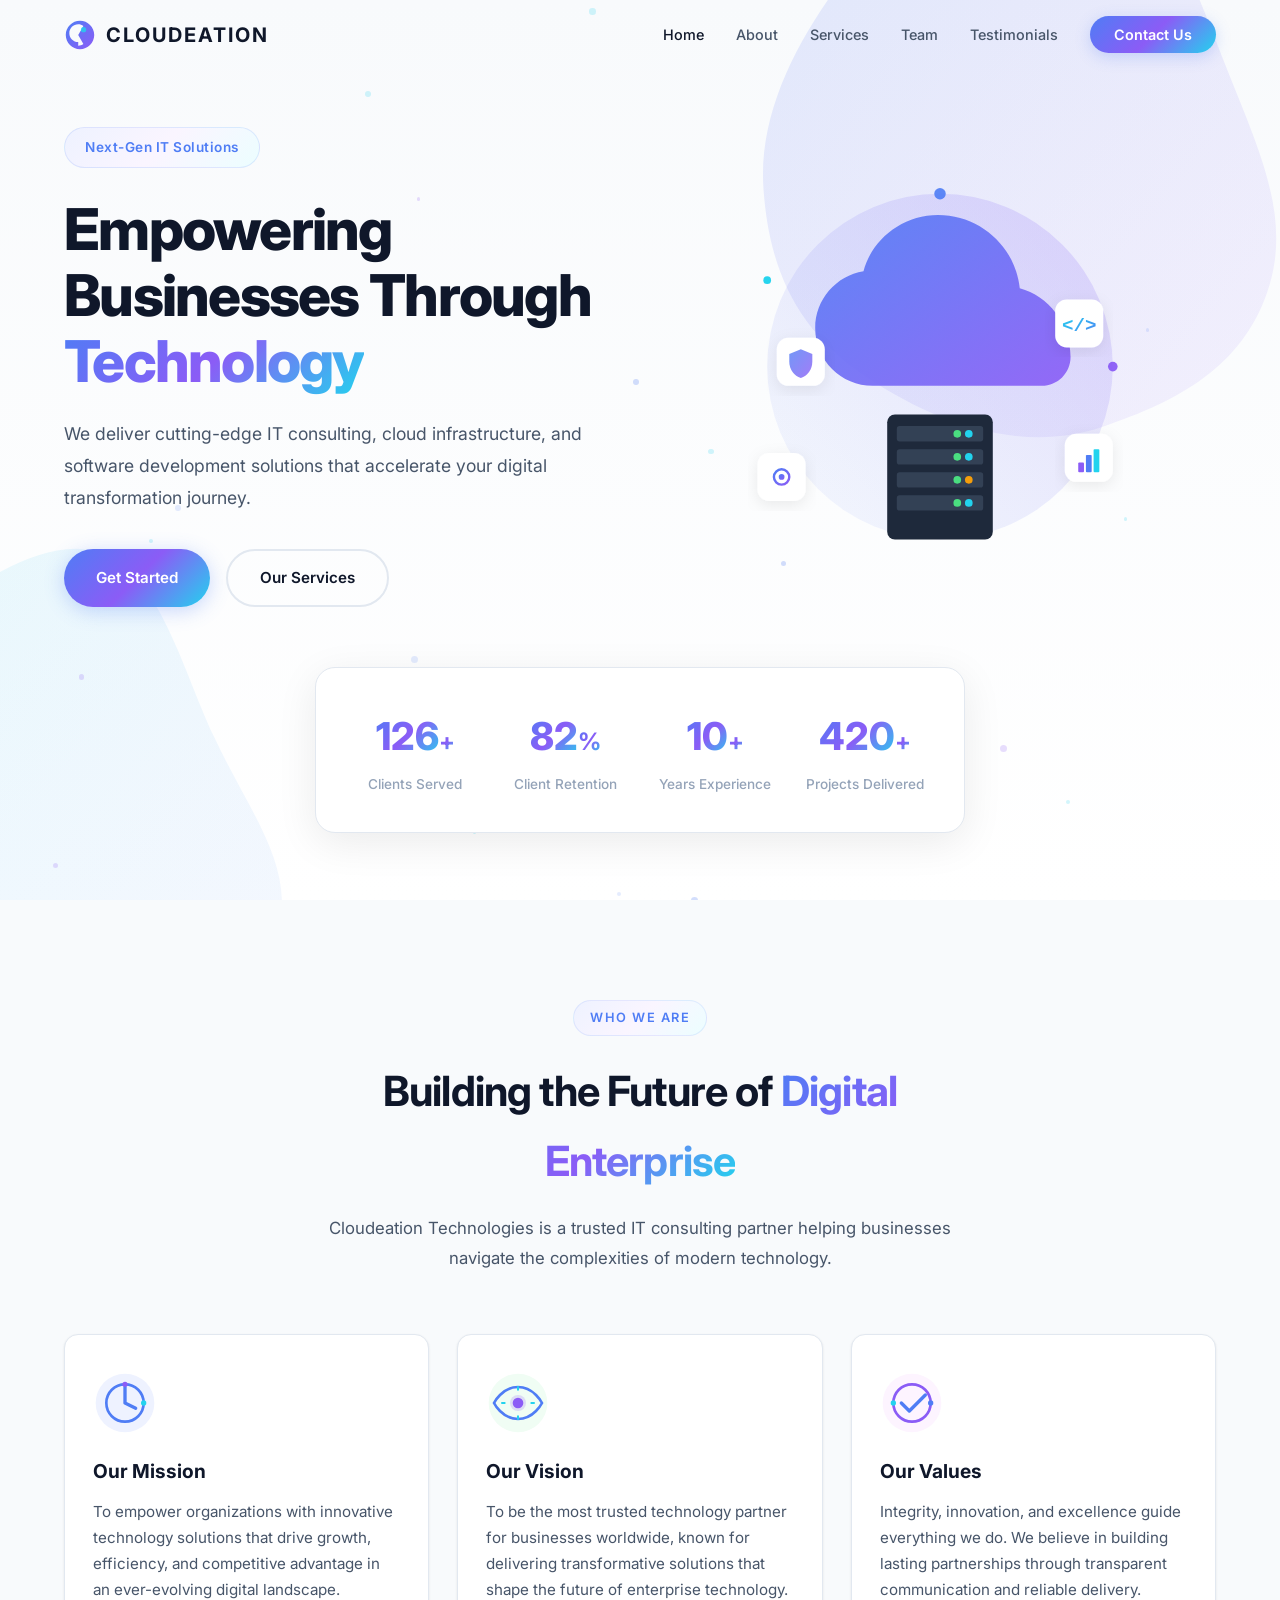
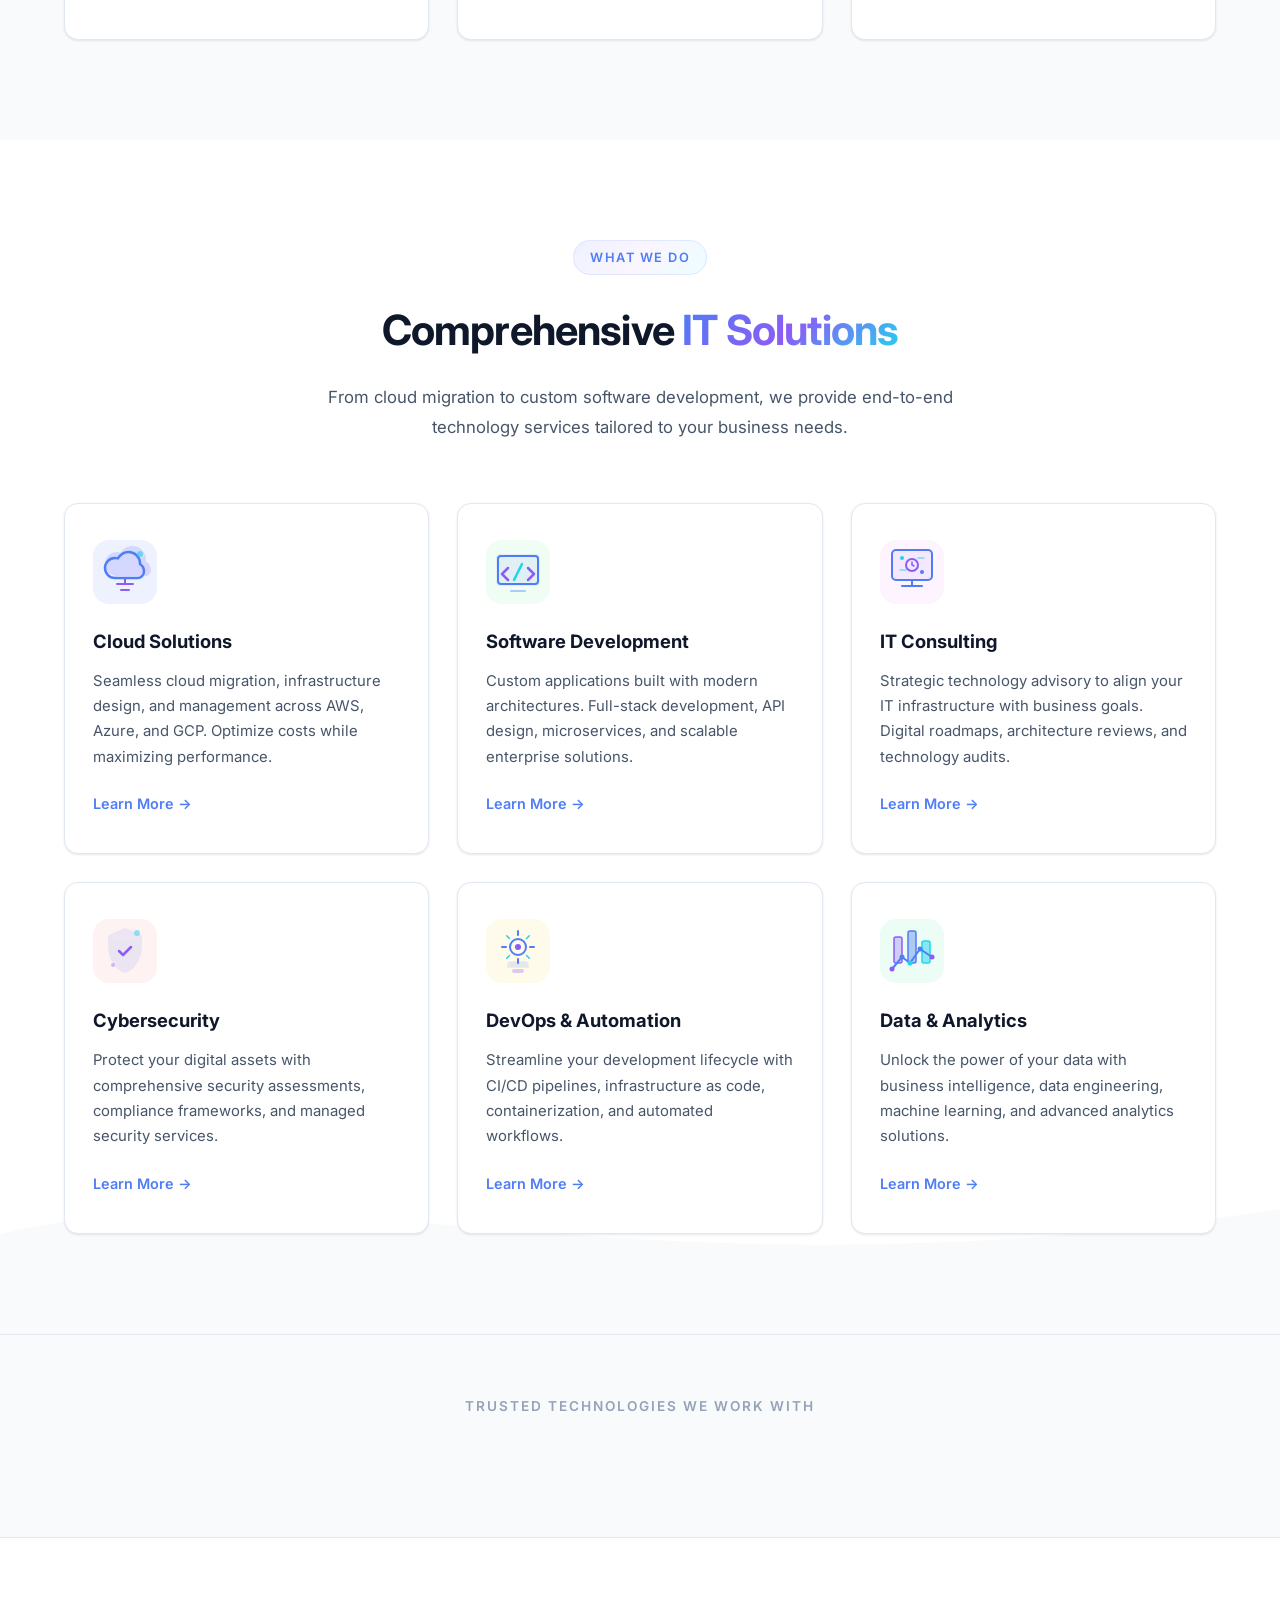
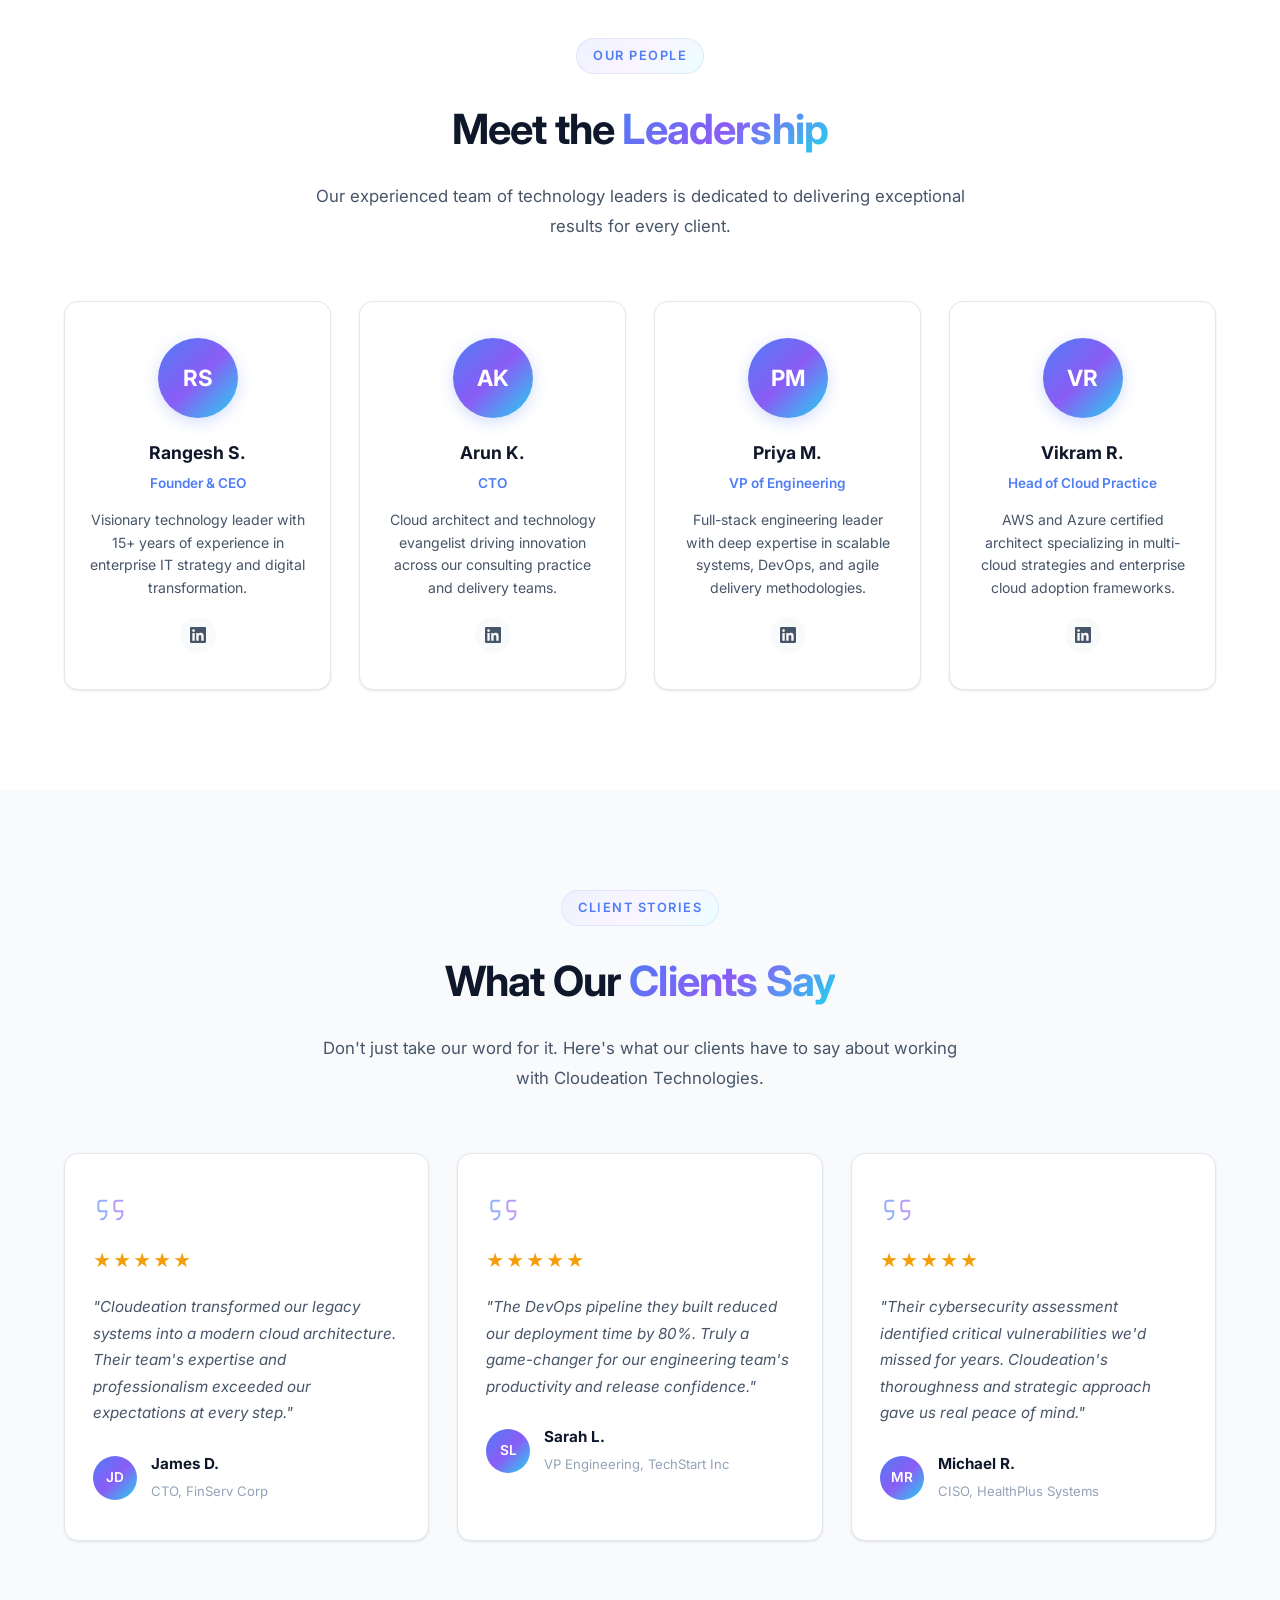
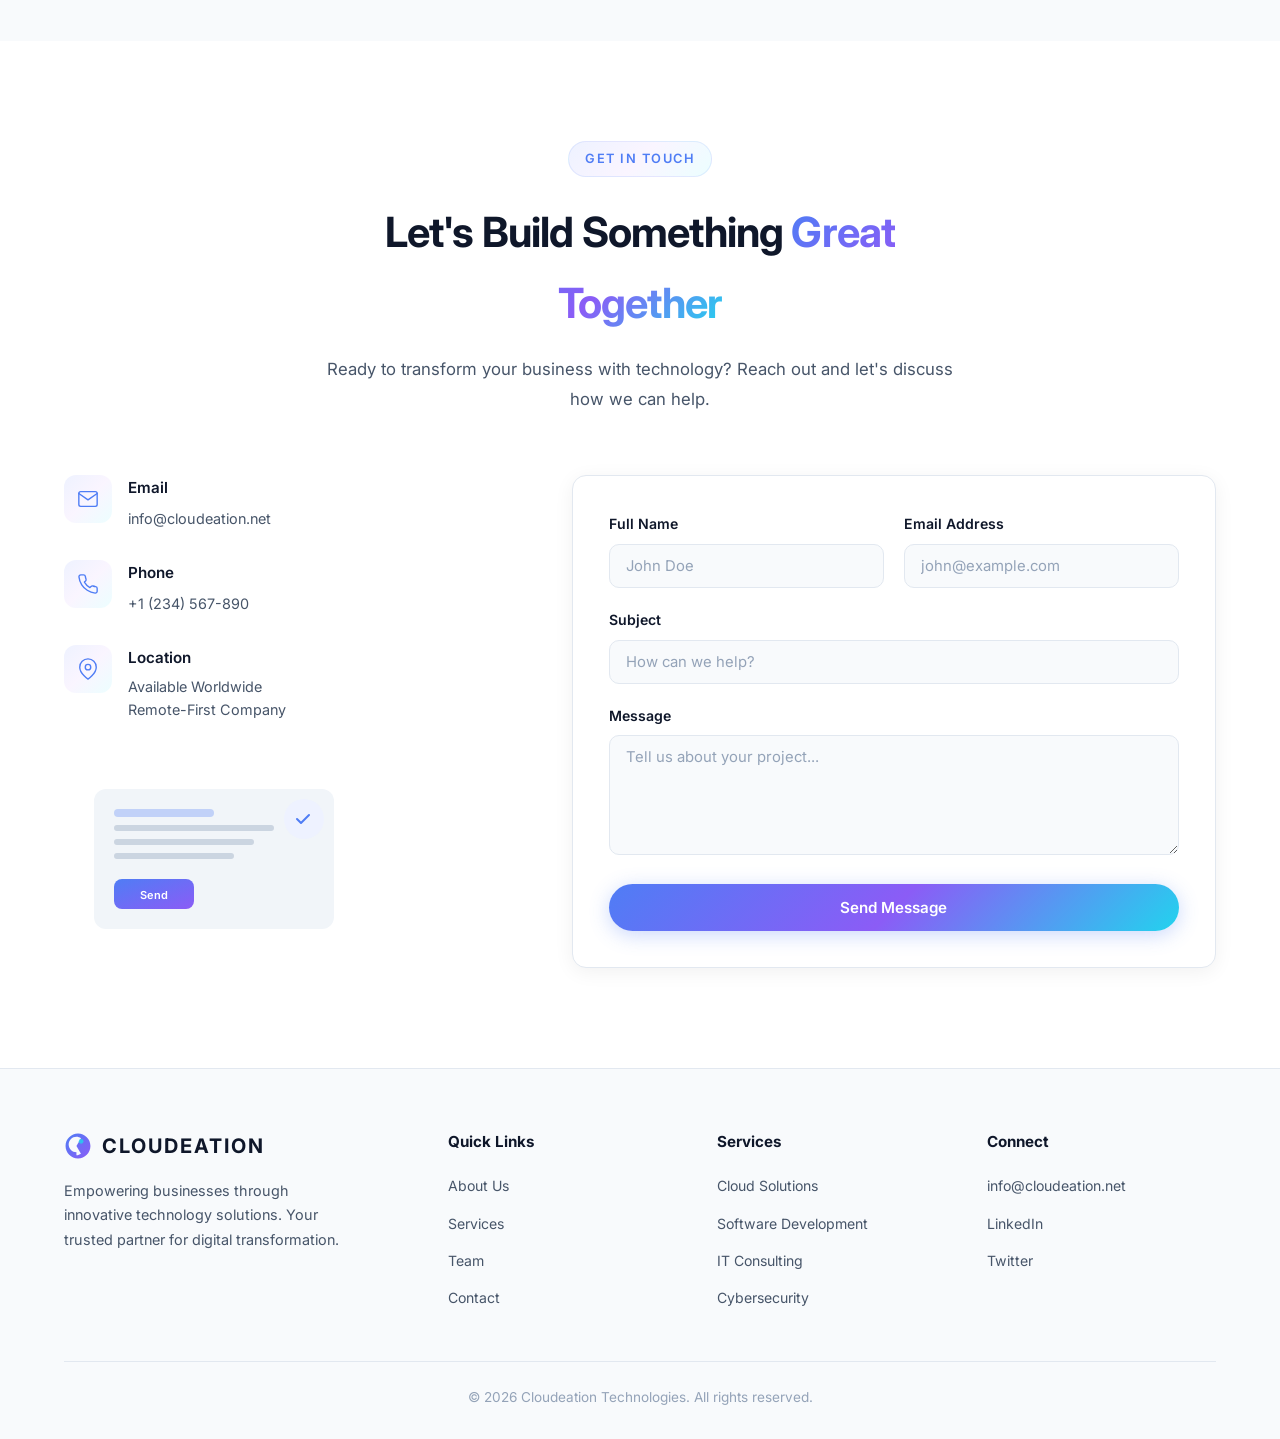
<file: legacy/index.html>
<!DOCTYPE html>
<html lang="en">
<head>
  <meta charset="UTF-8" />
  <meta name="viewport" content="width=device-width, initial-scale=1.0" />
  <title>Cloudeation Technologies | IT Consulting &amp; Cloud Solutions</title>
  <meta name="description" content="Cloudeation Technologies - Expert IT consulting, cloud solutions, and software development services that drive digital transformation." />
  <link rel="stylesheet" href="styles.css" />
  <link rel="preconnect" href="https://fonts.googleapis.com" />
  <link rel="preconnect" href="https://fonts.gstatic.com" crossorigin />
  <link href="https://fonts.googleapis.com/css2?family=Inter:wght@300;400;500;600;700;800&display=swap" rel="stylesheet" />
</head>
<body>

  <!-- Navigation -->
  <nav class="navbar" id="navbar">
    <div class="container nav-container">
      <a href="#" class="logo">
        <svg class="logo-svg" viewBox="0 0 36 36" width="32" height="32">
          <defs>
            <linearGradient id="logoGrad" x1="0%" y1="0%" x2="100%" y2="100%">
              <stop offset="0%" style="stop-color:#4f7df5"/>
              <stop offset="100%" style="stop-color:#8b5cf6"/>
            </linearGradient>
          </defs>
          <path d="M18 2C9.2 2 2 9.2 2 18s7.2 16 16 16 16-7.2 16-16S26.8 2 18 2zm-2 24c-5.5 0-10-4.5-10-10S10.5 6 16 6c2.2 0 4.2.7 5.8 1.9L16 18l5.8 10.1c-1.6 1.2-3.6 1.9-5.8 1.9z" fill="url(#logoGrad)"/>
          <circle cx="22" cy="12" r="3" fill="#22d3ee" opacity="0.8"/>
        </svg>
        <span>CLOUDEATION</span>
      </a>
      <button class="nav-toggle" id="navToggle" aria-label="Toggle navigation">
        <span></span><span></span><span></span>
      </button>
      <ul class="nav-links" id="navLinks">
        <li><a href="#home">Home</a></li>
        <li><a href="#about">About</a></li>
        <li><a href="#services">Services</a></li>
        <li><a href="#team">Team</a></li>
        <li><a href="#testimonials">Testimonials</a></li>
        <li><a href="#contact" class="nav-cta">Contact Us</a></li>
      </ul>
    </div>
  </nav>

  <!-- Hero Section -->
  <section class="hero" id="home">
    <!-- Decorative blobs -->
    <div class="hero-bg">
      <svg class="hero-blob blob-1" viewBox="0 0 600 600" xmlns="http://www.w3.org/2000/svg">
        <defs>
          <linearGradient id="blob1Grad" x1="0%" y1="0%" x2="100%" y2="100%">
            <stop offset="0%" style="stop-color:#4f7df5;stop-opacity:0.15"/>
            <stop offset="100%" style="stop-color:#8b5cf6;stop-opacity:0.08"/>
          </linearGradient>
        </defs>
        <path d="M301.4,44.7C367.2,67.4,396.3,155.6,425.1,228.5s57.3,130.4,35.3,193.7S385.7,514.9,319,537.4 s-138.5-0.8-201.2-42.2S33.4,399.3,28.7,333.5s29.4-130.2,73.6-187.2S235.5,22,301.4,44.7z" fill="url(#blob1Grad)"/>
      </svg>
      <svg class="hero-blob blob-2" viewBox="0 0 600 600" xmlns="http://www.w3.org/2000/svg">
        <defs>
          <linearGradient id="blob2Grad" x1="0%" y1="0%" x2="100%" y2="100%">
            <stop offset="0%" style="stop-color:#22d3ee;stop-opacity:0.1"/>
            <stop offset="100%" style="stop-color:#4f7df5;stop-opacity:0.06"/>
          </linearGradient>
        </defs>
        <path d="M296.2,51.7C359.3,71.6,379.7,162.7,413.8,236.3s81.7,129.8,64.5,193.6s-91.1,103.4-159,123.3 s-138.8,15.7-202.3-22.4S38.3,427.2,28.6,359.2s15.4-137.7,58.2-192.2S233.1,31.9,296.2,51.7z" fill="url(#blob2Grad)"/>
      </svg>
      <div class="hero-particles" id="particles"></div>
    </div>
    <div class="container hero-grid">
      <div class="hero-content">
        <span class="hero-badge">Next-Gen IT Solutions</span>
        <h1>Empowering Businesses Through <span class="gradient-text">Technology</span></h1>
        <p class="hero-subtitle">We deliver cutting-edge IT consulting, cloud infrastructure, and software development solutions that accelerate your digital transformation journey.</p>
        <div class="hero-buttons">
          <a href="#contact" class="btn btn-primary">Get Started</a>
          <a href="#services" class="btn btn-outline">Our Services</a>
        </div>
      </div>
      <div class="hero-graphic">
        <!-- Hero illustration: Cloud & Technology -->
        <svg viewBox="0 0 500 420" fill="none" xmlns="http://www.w3.org/2000/svg">
          <defs>
            <linearGradient id="heroGrad1" x1="0%" y1="0%" x2="100%" y2="100%">
              <stop offset="0%" style="stop-color:#4f7df5"/>
              <stop offset="100%" style="stop-color:#8b5cf6"/>
            </linearGradient>
            <linearGradient id="heroGrad2" x1="0%" y1="0%" x2="100%" y2="100%">
              <stop offset="0%" style="stop-color:#22d3ee"/>
              <stop offset="100%" style="stop-color:#4f7df5"/>
            </linearGradient>
            <linearGradient id="heroGrad3" x1="100%" y1="0%" x2="0%" y2="100%">
              <stop offset="0%" style="stop-color:#8b5cf6;stop-opacity:0.2"/>
              <stop offset="100%" style="stop-color:#4f7df5;stop-opacity:0.05"/>
            </linearGradient>
          </defs>
          <!-- Background circle -->
          <circle cx="250" cy="210" r="180" fill="url(#heroGrad3)"/>
          <!-- Cloud shape -->
          <path d="M340 230H180c-33.1 0-60-26.9-60-60 0-29.8 21.8-54.6 50.3-59.2C178.5 78.3 210 52 248 52c44.2 0 80.5 33.4 85.1 76.3C362.8 136.3 386 165.1 386 200c0 16.6-13.4 30-30 30h-16z" fill="url(#heroGrad1)" opacity="0.9"/>
          <!-- Server rack -->
          <rect x="195" y="260" width="110" height="130" rx="8" fill="#1e293b"/>
          <rect x="205" y="272" width="90" height="16" rx="3" fill="#334155"/>
          <circle cx="280" cy="280" r="4" fill="#22d3ee"/>
          <circle cx="268" cy="280" r="4" fill="#4ade80"/>
          <rect x="205" y="296" width="90" height="16" rx="3" fill="#334155"/>
          <circle cx="280" cy="304" r="4" fill="#22d3ee"/>
          <circle cx="268" cy="304" r="4" fill="#4ade80"/>
          <rect x="205" y="320" width="90" height="16" rx="3" fill="#334155"/>
          <circle cx="280" cy="328" r="4" fill="#f59e0b"/>
          <circle cx="268" cy="328" r="4" fill="#4ade80"/>
          <rect x="205" y="344" width="90" height="16" rx="3" fill="#334155"/>
          <circle cx="280" cy="352" r="4" fill="#22d3ee"/>
          <circle cx="268" cy="352" r="4" fill="#4ade80"/>
          <!-- Connection lines -->
          <line x1="250" y1="230" x2="250" y2="260" stroke="url(#heroGrad2)" stroke-width="3" stroke-dasharray="6 4"/>
          <!-- Floating icons - shield -->
          <g transform="translate(80, 180)">
            <rect width="50" height="50" rx="12" fill="white" filter="url(#shadow1)"/>
            <path d="M25 12l-12 5v8c0 7.7 5.1 14.9 12 17 6.9-2.1 12-9.3 12-17v-8l-12-5z" fill="url(#heroGrad1)" opacity="0.8"/>
          </g>
          <!-- Floating icons - code -->
          <g transform="translate(370, 140)">
            <rect width="50" height="50" rx="12" fill="white" filter="url(#shadow1)"/>
            <text x="25" y="33" text-anchor="middle" font-family="monospace" font-size="20" font-weight="bold" fill="url(#heroGrad2)">&lt;/&gt;</text>
          </g>
          <!-- Floating icons - chart -->
          <g transform="translate(380, 280)">
            <rect width="50" height="50" rx="12" fill="white" filter="url(#shadow1)"/>
            <rect x="14" y="30" width="6" height="10" rx="1" fill="#8b5cf6"/>
            <rect x="22" y="22" width="6" height="18" rx="1" fill="#4f7df5"/>
            <rect x="30" y="16" width="6" height="24" rx="1" fill="#22d3ee"/>
          </g>
          <!-- Floating icons - gear -->
          <g transform="translate(60, 300)">
            <rect width="50" height="50" rx="12" fill="white" filter="url(#shadow1)"/>
            <circle cx="25" cy="25" r="8" fill="none" stroke="url(#heroGrad1)" stroke-width="2.5"/>
            <circle cx="25" cy="25" r="3" fill="url(#heroGrad1)"/>
            <line x1="25" y1="13" x2="25" y2="17" stroke="url(#heroGrad1)" stroke-width="2.5" stroke-linecap="round"/>
            <line x1="25" y1="33" x2="25" y2="37" stroke="url(#heroGrad1)" stroke-width="2.5" stroke-linecap="round"/>
            <line x1="13" y1="25" x2="17" y2="25" stroke="url(#heroGrad1)" stroke-width="2.5" stroke-linecap="round"/>
            <line x1="33" y1="25" x2="37" y2="25" stroke="url(#heroGrad1)" stroke-width="2.5" stroke-linecap="round"/>
          </g>
          <!-- Orbiting dots -->
          <circle cx="250" cy="30" r="6" fill="#4f7df5" opacity="0.6">
            <animate attributeName="opacity" values="0.6;1;0.6" dur="3s" repeatCount="indefinite"/>
          </circle>
          <circle cx="430" cy="210" r="5" fill="#8b5cf6" opacity="0.5">
            <animate attributeName="opacity" values="0.5;1;0.5" dur="4s" repeatCount="indefinite"/>
          </circle>
          <circle cx="70" cy="120" r="4" fill="#22d3ee" opacity="0.5">
            <animate attributeName="opacity" values="0.5;1;0.5" dur="3.5s" repeatCount="indefinite"/>
          </circle>
          <!-- Shadow filter -->
          <filter id="shadow1" x="-20%" y="-20%" width="140%" height="140%">
            <feDropShadow dx="0" dy="4" stdDeviation="8" flood-color="#000" flood-opacity="0.08"/>
          </filter>
        </svg>
      </div>
    </div>
    <!-- Stats bar -->
    <div class="container">
      <div class="hero-stats">
        <div class="stat">
          <span class="stat-number" data-target="150">0</span><span class="stat-suffix">+</span>
          <span class="stat-label">Clients Served</span>
        </div>
        <div class="stat">
          <span class="stat-number" data-target="98">0</span><span class="stat-suffix">%</span>
          <span class="stat-label">Client Retention</span>
        </div>
        <div class="stat">
          <span class="stat-number" data-target="12">0</span><span class="stat-suffix">+</span>
          <span class="stat-label">Years Experience</span>
        </div>
        <div class="stat">
          <span class="stat-number" data-target="500">0</span><span class="stat-suffix">+</span>
          <span class="stat-label">Projects Delivered</span>
        </div>
      </div>
    </div>
  </section>

  <!-- About Section -->
  <section class="section about" id="about">
    <div class="container">
      <div class="section-header">
        <span class="section-tag">Who We Are</span>
        <h2>Building the Future of <span class="gradient-text">Digital Enterprise</span></h2>
        <p class="section-desc">Cloudeation Technologies is a trusted IT consulting partner helping businesses navigate the complexities of modern technology.</p>
      </div>
      <div class="about-grid">
        <div class="about-card">
          <div class="about-icon">
            <svg viewBox="0 0 48 48" fill="none" xmlns="http://www.w3.org/2000/svg">
              <circle cx="24" cy="24" r="22" fill="#EEF2FF"/>
              <path d="M24 12v12l8 4" stroke="#4f7df5" stroke-width="2.5" stroke-linecap="round" stroke-linejoin="round"/>
              <circle cx="24" cy="24" r="14" stroke="#4f7df5" stroke-width="2" fill="none"/>
              <circle cx="24" cy="10" r="2" fill="#8b5cf6"/>
              <circle cx="38" cy="24" r="2" fill="#22d3ee"/>
            </svg>
          </div>
          <h3>Our Mission</h3>
          <p>To empower organizations with innovative technology solutions that drive growth, efficiency, and competitive advantage in an ever-evolving digital landscape.</p>
        </div>
        <div class="about-card">
          <div class="about-icon">
            <svg viewBox="0 0 48 48" fill="none" xmlns="http://www.w3.org/2000/svg">
              <circle cx="24" cy="24" r="22" fill="#F0FDF4"/>
              <path d="M6 24s6-12 18-12 18 12 18 12-6 12-18 12S6 24 6 24z" stroke="#4f7df5" stroke-width="2" fill="none"/>
              <circle cx="24" cy="24" r="6" fill="#8b5cf6" opacity="0.2"/>
              <circle cx="24" cy="24" r="4" fill="#8b5cf6"/>
              <path d="M24 14v-2M24 36v-2M14 24h-2M36 24h-2" stroke="#22d3ee" stroke-width="1.5" stroke-linecap="round"/>
            </svg>
          </div>
          <h3>Our Vision</h3>
          <p>To be the most trusted technology partner for businesses worldwide, known for delivering transformative solutions that shape the future of enterprise technology.</p>
        </div>
        <div class="about-card">
          <div class="about-icon">
            <svg viewBox="0 0 48 48" fill="none" xmlns="http://www.w3.org/2000/svg">
              <circle cx="24" cy="24" r="22" fill="#FDF4FF"/>
              <path d="M34 18L22 30l-6-6" stroke="#4f7df5" stroke-width="2.5" stroke-linecap="round" stroke-linejoin="round"/>
              <circle cx="24" cy="24" r="14" stroke="#8b5cf6" stroke-width="2" fill="none"/>
              <circle cx="10" cy="24" r="2" fill="#22d3ee"/>
              <circle cx="38" cy="24" r="2" fill="#4f7df5"/>
            </svg>
          </div>
          <h3>Our Values</h3>
          <p>Integrity, innovation, and excellence guide everything we do. We believe in building lasting partnerships through transparent communication and reliable delivery.</p>
        </div>
      </div>
    </div>
  </section>

  <!-- Services Section -->
  <section class="section services" id="services">
    <!-- Decorative background -->
    <svg class="section-decor services-decor" viewBox="0 0 1440 400" preserveAspectRatio="none">
      <path d="M0,200 C360,50 720,350 1440,150 L1440,400 L0,400Z" fill="#f8fafc"/>
    </svg>
    <div class="container">
      <div class="section-header">
        <span class="section-tag">What We Do</span>
        <h2>Comprehensive <span class="gradient-text">IT Solutions</span></h2>
        <p class="section-desc">From cloud migration to custom software development, we provide end-to-end technology services tailored to your business needs.</p>
      </div>
      <div class="services-grid">
        <div class="service-card">
          <div class="service-icon">
            <svg viewBox="0 0 64 64" fill="none" xmlns="http://www.w3.org/2000/svg">
              <rect width="64" height="64" rx="16" fill="#EEF2FF"/>
              <path d="M44 36H24c-6.6 0-12-5.4-12-12s5.4-12 12-12c1.2 0 2.4.2 3.5.5C30 8.5 34.5 6 39.5 6 47 6 53 12 53 19.5c0 .5 0 1-.1 1.5 3 2 5.1 5.5 5.1 9.5 0 3-2.5 5.5-5.5 5.5H44z" fill="url(#heroGrad1)" opacity="0.2"/>
              <path d="M42 38H22c-5.5 0-10-4.5-10-10s4.5-10 10-10c1 0 2 .1 2.9.4C27.2 14.9 31 12 35.5 12 41.9 12 47 17.1 47 23.5v.5c2.5 1.6 4 4.4 4 7.5 0 3.6-2.9 6.5-6.5 6.5H42z" stroke="#4f7df5" stroke-width="2.5" stroke-linecap="round" stroke-linejoin="round"/>
              <path d="M24 44h16M28 50h8M32 38v6" stroke="#8b5cf6" stroke-width="2" stroke-linecap="round"/>
              <circle cx="47" cy="14" r="3" fill="#22d3ee" opacity="0.6"/>
            </svg>
          </div>
          <h3>Cloud Solutions</h3>
          <p>Seamless cloud migration, infrastructure design, and management across AWS, Azure, and GCP. Optimize costs while maximizing performance.</p>
          <a href="#contact" class="service-link">Learn More &rarr;</a>
        </div>
        <div class="service-card">
          <div class="service-icon">
            <svg viewBox="0 0 64 64" fill="none" xmlns="http://www.w3.org/2000/svg">
              <rect width="64" height="64" rx="16" fill="#F0FDF4"/>
              <rect x="10" y="14" width="44" height="32" rx="4" fill="#4f7df5" opacity="0.1"/>
              <rect x="12" y="16" width="40" height="28" rx="3" stroke="#4f7df5" stroke-width="2"/>
              <path d="M22 28l-6 6 6 6" stroke="#8b5cf6" stroke-width="2.5" stroke-linecap="round" stroke-linejoin="round"/>
              <path d="M42 28l6 6-6 6" stroke="#8b5cf6" stroke-width="2.5" stroke-linecap="round" stroke-linejoin="round"/>
              <path d="M36 24l-8 16" stroke="#22d3ee" stroke-width="2.5" stroke-linecap="round"/>
              <rect x="24" y="50" width="16" height="2" rx="1" fill="#4f7df5" opacity="0.4"/>
            </svg>
          </div>
          <h3>Software Development</h3>
          <p>Custom applications built with modern architectures. Full-stack development, API design, microservices, and scalable enterprise solutions.</p>
          <a href="#contact" class="service-link">Learn More &rarr;</a>
        </div>
        <div class="service-card">
          <div class="service-icon">
            <svg viewBox="0 0 64 64" fill="none" xmlns="http://www.w3.org/2000/svg">
              <rect width="64" height="64" rx="16" fill="#FDF4FF"/>
              <rect x="12" y="10" width="40" height="30" rx="4" stroke="#4f7df5" stroke-width="2"/>
              <rect x="12" y="10" width="40" height="30" rx="4" fill="#8b5cf6" opacity="0.08"/>
              <line x1="22" y1="46" x2="42" y2="46" stroke="#4f7df5" stroke-width="2" stroke-linecap="round"/>
              <line x1="32" y1="40" x2="32" y2="46" stroke="#4f7df5" stroke-width="2"/>
              <circle cx="32" cy="25" r="6" fill="none" stroke="#8b5cf6" stroke-width="2"/>
              <path d="M32 22v3l2 1" stroke="#8b5cf6" stroke-width="1.5" stroke-linecap="round"/>
              <circle cx="22" cy="18" r="2" fill="#22d3ee"/>
              <circle cx="42" cy="32" r="2" fill="#4f7df5"/>
              <path d="M20 30h6M38 18h6" stroke="#22d3ee" stroke-width="1.5" stroke-linecap="round" opacity="0.6"/>
            </svg>
          </div>
          <h3>IT Consulting</h3>
          <p>Strategic technology advisory to align your IT infrastructure with business goals. Digital roadmaps, architecture reviews, and technology audits.</p>
          <a href="#contact" class="service-link">Learn More &rarr;</a>
        </div>
        <div class="service-card">
          <div class="service-icon">
            <svg viewBox="0 0 64 64" fill="none" xmlns="http://www.w3.org/2000/svg">
              <rect width="64" height="64" rx="16" fill="#FEF2F2"/>
              <path d="M32 10l-16 7v10c0 12 6.8 23.2 16 26 9.2-2.8 16-14 16-26V17l-16-7z" fill="#4f7df5" opacity="0.1" stroke="#4f7df5" stroke-width="2" stroke-linejoin="round"/>
              <path d="M26 32l4 4 8-8" stroke="#8b5cf6" stroke-width="2.5" stroke-linecap="round" stroke-linejoin="round"/>
              <circle cx="44" cy="14" r="3" fill="#22d3ee" opacity="0.5"/>
              <circle cx="20" cy="46" r="2" fill="#8b5cf6" opacity="0.4"/>
            </svg>
          </div>
          <h3>Cybersecurity</h3>
          <p>Protect your digital assets with comprehensive security assessments, compliance frameworks, and managed security services.</p>
          <a href="#contact" class="service-link">Learn More &rarr;</a>
        </div>
        <div class="service-card">
          <div class="service-icon">
            <svg viewBox="0 0 64 64" fill="none" xmlns="http://www.w3.org/2000/svg">
              <rect width="64" height="64" rx="16" fill="#FFFBEB"/>
              <circle cx="32" cy="28" r="8" fill="none" stroke="#4f7df5" stroke-width="2"/>
              <circle cx="32" cy="28" r="3" fill="#8b5cf6"/>
              <path d="M32 16v-4M32 44v-4M20 28h-4M48 28h-4" stroke="#4f7df5" stroke-width="2" stroke-linecap="round"/>
              <path d="M23.5 19.5l-2.8-2.8M43.3 39.3l-2.8-2.8M23.5 36.5l-2.8 2.8M43.3 16.7l-2.8 2.8" stroke="#22d3ee" stroke-width="1.5" stroke-linecap="round"/>
              <path d="M22 46c0-2 2-3 4-3h12c2 0 4 1 4 3v2H22v-2z" fill="#4f7df5" opacity="0.15" stroke="#4f7df5" stroke-width="1.5"/>
              <rect x="26" y="50" width="12" height="4" rx="2" fill="#8b5cf6" opacity="0.3"/>
            </svg>
          </div>
          <h3>DevOps & Automation</h3>
          <p>Streamline your development lifecycle with CI/CD pipelines, infrastructure as code, containerization, and automated workflows.</p>
          <a href="#contact" class="service-link">Learn More &rarr;</a>
        </div>
        <div class="service-card">
          <div class="service-icon">
            <svg viewBox="0 0 64 64" fill="none" xmlns="http://www.w3.org/2000/svg">
              <rect width="64" height="64" rx="16" fill="#ECFDF5"/>
              <rect x="14" y="18" width="8" height="26" rx="2" fill="#8b5cf6" opacity="0.3"/>
              <rect x="28" y="12" width="8" height="32" rx="2" fill="#4f7df5" opacity="0.4"/>
              <rect x="42" y="22" width="8" height="22" rx="2" fill="#22d3ee" opacity="0.5"/>
              <rect x="14" y="18" width="8" height="26" rx="2" stroke="#8b5cf6" stroke-width="1.5"/>
              <rect x="28" y="12" width="8" height="32" rx="2" stroke="#4f7df5" stroke-width="1.5"/>
              <rect x="42" y="22" width="8" height="22" rx="2" stroke="#22d3ee" stroke-width="1.5"/>
              <path d="M12 50l10-12 8 6 10-14 12 8" stroke="#4f7df5" stroke-width="2" stroke-linecap="round" stroke-linejoin="round"/>
              <circle cx="12" cy="50" r="2.5" fill="#8b5cf6"/>
              <circle cx="22" cy="38" r="2.5" fill="#4f7df5"/>
              <circle cx="30" cy="44" r="2.5" fill="#22d3ee"/>
              <circle cx="40" cy="30" r="2.5" fill="#4f7df5"/>
              <circle cx="52" cy="38" r="2.5" fill="#8b5cf6"/>
            </svg>
          </div>
          <h3>Data & Analytics</h3>
          <p>Unlock the power of your data with business intelligence, data engineering, machine learning, and advanced analytics solutions.</p>
          <a href="#contact" class="service-link">Learn More &rarr;</a>
        </div>
      </div>
    </div>
  </section>

  <!-- Trusted By / Tech Partners -->
  <section class="section partners">
    <div class="container">
      <p class="partners-label">Trusted Technologies We Work With</p>
      <div class="partners-grid">
        <div class="partner-logo">
          <svg viewBox="0 0 80 40" fill="none"><text x="40" y="25" text-anchor="middle" font-family="Inter, sans-serif" font-size="14" font-weight="700" fill="#94a3b8">AWS</text></svg>
        </div>
        <div class="partner-logo">
          <svg viewBox="0 0 80 40" fill="none"><text x="40" y="25" text-anchor="middle" font-family="Inter, sans-serif" font-size="14" font-weight="700" fill="#94a3b8">Azure</text></svg>
        </div>
        <div class="partner-logo">
          <svg viewBox="0 0 80 40" fill="none"><text x="40" y="25" text-anchor="middle" font-family="Inter, sans-serif" font-size="14" font-weight="700" fill="#94a3b8">GCP</text></svg>
        </div>
        <div class="partner-logo">
          <svg viewBox="0 0 120 40" fill="none"><text x="60" y="25" text-anchor="middle" font-family="Inter, sans-serif" font-size="14" font-weight="700" fill="#94a3b8">Kubernetes</text></svg>
        </div>
        <div class="partner-logo">
          <svg viewBox="0 0 100 40" fill="none"><text x="50" y="25" text-anchor="middle" font-family="Inter, sans-serif" font-size="14" font-weight="700" fill="#94a3b8">Terraform</text></svg>
        </div>
        <div class="partner-logo">
          <svg viewBox="0 0 80 40" fill="none"><text x="40" y="25" text-anchor="middle" font-family="Inter, sans-serif" font-size="14" font-weight="700" fill="#94a3b8">Docker</text></svg>
        </div>
      </div>
    </div>
  </section>

  <!-- Team Section -->
  <section class="section team" id="team">
    <div class="container">
      <div class="section-header">
        <span class="section-tag">Our People</span>
        <h2>Meet the <span class="gradient-text">Leadership</span></h2>
        <p class="section-desc">Our experienced team of technology leaders is dedicated to delivering exceptional results for every client.</p>
      </div>
      <div class="team-grid">
        <div class="team-card">
          <div class="team-avatar">
            <div class="avatar-placeholder">RS</div>
          </div>
          <h3>Rangesh S.</h3>
          <span class="team-role">Founder & CEO</span>
          <p>Visionary technology leader with 15+ years of experience in enterprise IT strategy and digital transformation.</p>
          <div class="team-socials">
            <a href="#" aria-label="LinkedIn">
              <svg viewBox="0 0 24 24" fill="currentColor"><path d="M20.447 20.452h-3.554v-5.569c0-1.328-.027-3.037-1.852-3.037-1.853 0-2.136 1.445-2.136 2.939v5.667H9.351V9h3.414v1.561h.046c.477-.9 1.637-1.85 3.37-1.85 3.601 0 4.267 2.37 4.267 5.455v6.286zM5.337 7.433a2.062 2.062 0 0 1-2.063-2.065 2.064 2.064 0 1 1 2.063 2.065zm1.782 13.019H3.555V9h3.564v11.452zM22.225 0H1.771C.792 0 0 .774 0 1.729v20.542C0 23.227.792 24 1.771 24h20.451C23.2 24 24 23.227 24 22.271V1.729C24 .774 23.2 0 22.222 0h.003z"/></svg>
            </a>
          </div>
        </div>
        <div class="team-card">
          <div class="team-avatar">
            <div class="avatar-placeholder">AK</div>
          </div>
          <h3>Arun K.</h3>
          <span class="team-role">CTO</span>
          <p>Cloud architect and technology evangelist driving innovation across our consulting practice and delivery teams.</p>
          <div class="team-socials">
            <a href="#" aria-label="LinkedIn">
              <svg viewBox="0 0 24 24" fill="currentColor"><path d="M20.447 20.452h-3.554v-5.569c0-1.328-.027-3.037-1.852-3.037-1.853 0-2.136 1.445-2.136 2.939v5.667H9.351V9h3.414v1.561h.046c.477-.9 1.637-1.85 3.37-1.85 3.601 0 4.267 2.37 4.267 5.455v6.286zM5.337 7.433a2.062 2.062 0 0 1-2.063-2.065 2.064 2.064 0 1 1 2.063 2.065zm1.782 13.019H3.555V9h3.564v11.452zM22.225 0H1.771C.792 0 0 .774 0 1.729v20.542C0 23.227.792 24 1.771 24h20.451C23.2 24 24 23.227 24 22.271V1.729C24 .774 23.2 0 22.222 0h.003z"/></svg>
            </a>
          </div>
        </div>
        <div class="team-card">
          <div class="team-avatar">
            <div class="avatar-placeholder">PM</div>
          </div>
          <h3>Priya M.</h3>
          <span class="team-role">VP of Engineering</span>
          <p>Full-stack engineering leader with deep expertise in scalable systems, DevOps, and agile delivery methodologies.</p>
          <div class="team-socials">
            <a href="#" aria-label="LinkedIn">
              <svg viewBox="0 0 24 24" fill="currentColor"><path d="M20.447 20.452h-3.554v-5.569c0-1.328-.027-3.037-1.852-3.037-1.853 0-2.136 1.445-2.136 2.939v5.667H9.351V9h3.414v1.561h.046c.477-.9 1.637-1.85 3.37-1.85 3.601 0 4.267 2.37 4.267 5.455v6.286zM5.337 7.433a2.062 2.062 0 0 1-2.063-2.065 2.064 2.064 0 1 1 2.063 2.065zm1.782 13.019H3.555V9h3.564v11.452zM22.225 0H1.771C.792 0 0 .774 0 1.729v20.542C0 23.227.792 24 1.771 24h20.451C23.2 24 24 23.227 24 22.271V1.729C24 .774 23.2 0 22.222 0h.003z"/></svg>
            </a>
          </div>
        </div>
        <div class="team-card">
          <div class="team-avatar">
            <div class="avatar-placeholder">VR</div>
          </div>
          <h3>Vikram R.</h3>
          <span class="team-role">Head of Cloud Practice</span>
          <p>AWS and Azure certified architect specializing in multi-cloud strategies and enterprise cloud adoption frameworks.</p>
          <div class="team-socials">
            <a href="#" aria-label="LinkedIn">
              <svg viewBox="0 0 24 24" fill="currentColor"><path d="M20.447 20.452h-3.554v-5.569c0-1.328-.027-3.037-1.852-3.037-1.853 0-2.136 1.445-2.136 2.939v5.667H9.351V9h3.414v1.561h.046c.477-.9 1.637-1.85 3.37-1.85 3.601 0 4.267 2.37 4.267 5.455v6.286zM5.337 7.433a2.062 2.062 0 0 1-2.063-2.065 2.064 2.064 0 1 1 2.063 2.065zm1.782 13.019H3.555V9h3.564v11.452zM22.225 0H1.771C.792 0 0 .774 0 1.729v20.542C0 23.227.792 24 1.771 24h20.451C23.2 24 24 23.227 24 22.271V1.729C24 .774 23.2 0 22.222 0h.003z"/></svg>
            </a>
          </div>
        </div>
      </div>
    </div>
  </section>

  <!-- Testimonials Section -->
  <section class="section testimonials" id="testimonials">
    <div class="container">
      <div class="section-header">
        <span class="section-tag">Client Stories</span>
        <h2>What Our <span class="gradient-text">Clients Say</span></h2>
        <p class="section-desc">Don't just take our word for it. Here's what our clients have to say about working with Cloudeation Technologies.</p>
      </div>
      <div class="testimonials-grid">
        <div class="testimonial-card">
          <div class="testimonial-quote">
            <svg viewBox="0 0 24 24" width="32" height="32" fill="none"><path d="M10 8H6a2 2 0 00-2 2v4a2 2 0 002 2h4v2a4 4 0 01-4 4" stroke="#4f7df5" stroke-width="1.5" stroke-linecap="round"/><path d="M22 8h-4a2 2 0 00-2 2v4a2 2 0 002 2h4v2a4 4 0 01-4 4" stroke="#8b5cf6" stroke-width="1.5" stroke-linecap="round"/></svg>
          </div>
          <div class="testimonial-stars">&#9733;&#9733;&#9733;&#9733;&#9733;</div>
          <p>"Cloudeation transformed our legacy systems into a modern cloud architecture. Their team's expertise and professionalism exceeded our expectations at every step."</p>
          <div class="testimonial-author">
            <div class="author-avatar">JD</div>
            <div>
              <strong>James D.</strong>
              <span>CTO, FinServ Corp</span>
            </div>
          </div>
        </div>
        <div class="testimonial-card">
          <div class="testimonial-quote">
            <svg viewBox="0 0 24 24" width="32" height="32" fill="none"><path d="M10 8H6a2 2 0 00-2 2v4a2 2 0 002 2h4v2a4 4 0 01-4 4" stroke="#4f7df5" stroke-width="1.5" stroke-linecap="round"/><path d="M22 8h-4a2 2 0 00-2 2v4a2 2 0 002 2h4v2a4 4 0 01-4 4" stroke="#8b5cf6" stroke-width="1.5" stroke-linecap="round"/></svg>
          </div>
          <div class="testimonial-stars">&#9733;&#9733;&#9733;&#9733;&#9733;</div>
          <p>"The DevOps pipeline they built reduced our deployment time by 80%. Truly a game-changer for our engineering team's productivity and release confidence."</p>
          <div class="testimonial-author">
            <div class="author-avatar">SL</div>
            <div>
              <strong>Sarah L.</strong>
              <span>VP Engineering, TechStart Inc</span>
            </div>
          </div>
        </div>
        <div class="testimonial-card">
          <div class="testimonial-quote">
            <svg viewBox="0 0 24 24" width="32" height="32" fill="none"><path d="M10 8H6a2 2 0 00-2 2v4a2 2 0 002 2h4v2a4 4 0 01-4 4" stroke="#4f7df5" stroke-width="1.5" stroke-linecap="round"/><path d="M22 8h-4a2 2 0 00-2 2v4a2 2 0 002 2h4v2a4 4 0 01-4 4" stroke="#8b5cf6" stroke-width="1.5" stroke-linecap="round"/></svg>
          </div>
          <div class="testimonial-stars">&#9733;&#9733;&#9733;&#9733;&#9733;</div>
          <p>"Their cybersecurity assessment identified critical vulnerabilities we'd missed for years. Cloudeation's thoroughness and strategic approach gave us real peace of mind."</p>
          <div class="testimonial-author">
            <div class="author-avatar">MR</div>
            <div>
              <strong>Michael R.</strong>
              <span>CISO, HealthPlus Systems</span>
            </div>
          </div>
        </div>
      </div>
    </div>
  </section>

  <!-- Contact Section -->
  <section class="section contact" id="contact">
    <div class="container">
      <div class="section-header">
        <span class="section-tag">Get In Touch</span>
        <h2>Let's Build Something <span class="gradient-text">Great Together</span></h2>
        <p class="section-desc">Ready to transform your business with technology? Reach out and let's discuss how we can help.</p>
      </div>
      <div class="contact-grid">
        <div class="contact-info">
          <div class="contact-item">
            <div class="contact-icon">
              <svg viewBox="0 0 24 24" fill="none" stroke="currentColor" stroke-width="1.5" stroke-linecap="round" stroke-linejoin="round"><path d="M4 4h16c1.1 0 2 .9 2 2v12c0 1.1-.9 2-2 2H4c-1.1 0-2-.9-2-2V6c0-1.1.9-2 2-2z"/><polyline points="22,6 12,13 2,6"/></svg>
            </div>
            <div>
              <h4>Email</h4>
              <a href="mailto:info@cloudeation.net">info@cloudeation.net</a>
            </div>
          </div>
          <div class="contact-item">
            <div class="contact-icon">
              <svg viewBox="0 0 24 24" fill="none" stroke="currentColor" stroke-width="1.5" stroke-linecap="round" stroke-linejoin="round"><path d="M22 16.92v3a2 2 0 0 1-2.18 2 19.79 19.79 0 0 1-8.63-3.07 19.5 19.5 0 0 1-6-6 19.79 19.79 0 0 1-3.07-8.67A2 2 0 0 1 4.11 2h3a2 2 0 0 1 2 1.72 12.84 12.84 0 0 0 .7 2.81 2 2 0 0 1-.45 2.11L8.09 9.91a16 16 0 0 0 6 6l1.27-1.27a2 2 0 0 1 2.11-.45 12.84 12.84 0 0 0 2.81.7A2 2 0 0 1 22 16.92z"/></svg>
            </div>
            <div>
              <h4>Phone</h4>
              <a href="tel:+1234567890">+1 (234) 567-890</a>
            </div>
          </div>
          <div class="contact-item">
            <div class="contact-icon">
              <svg viewBox="0 0 24 24" fill="none" stroke="currentColor" stroke-width="1.5" stroke-linecap="round" stroke-linejoin="round"><path d="M21 10c0 7-9 13-9 13s-9-6-9-13a9 9 0 0 1 18 0z"/><circle cx="12" cy="10" r="3"/></svg>
            </div>
            <div>
              <h4>Location</h4>
              <p>Available Worldwide<br />Remote-First Company</p>
            </div>
          </div>
          <!-- Contact illustration -->
          <div class="contact-illustration">
            <svg viewBox="0 0 300 200" fill="none" xmlns="http://www.w3.org/2000/svg">
              <rect x="30" y="40" width="240" height="140" rx="12" fill="#f1f5f9"/>
              <rect x="50" y="60" width="100" height="8" rx="4" fill="#4f7df5" opacity="0.3"/>
              <rect x="50" y="76" width="160" height="6" rx="3" fill="#cbd5e1"/>
              <rect x="50" y="90" width="140" height="6" rx="3" fill="#cbd5e1"/>
              <rect x="50" y="104" width="120" height="6" rx="3" fill="#cbd5e1"/>
              <rect x="50" y="130" width="80" height="30" rx="8" fill="url(#heroGrad1)"/>
              <text x="90" y="150" text-anchor="middle" font-family="Inter" font-size="11" fill="white" font-weight="600">Send</text>
              <circle cx="240" cy="70" r="20" fill="#EEF2FF"/>
              <path d="M233 70l4 4 8-8" stroke="#4f7df5" stroke-width="2" stroke-linecap="round" stroke-linejoin="round"/>
            </svg>
          </div>
        </div>
        <form class="contact-form" id="contactForm">
          <div class="form-row">
            <div class="form-group">
              <label for="name">Full Name</label>
              <input type="text" id="name" name="name" placeholder="John Doe" required />
            </div>
            <div class="form-group">
              <label for="email">Email Address</label>
              <input type="email" id="email" name="email" placeholder="john@example.com" required />
            </div>
          </div>
          <div class="form-group">
            <label for="subject">Subject</label>
            <input type="text" id="subject" name="subject" placeholder="How can we help?" required />
          </div>
          <div class="form-group">
            <label for="message">Message</label>
            <textarea id="message" name="message" rows="5" placeholder="Tell us about your project..." required></textarea>
          </div>
          <button type="submit" class="btn btn-primary btn-full">Send Message</button>
        </form>
      </div>
    </div>
  </section>

  <!-- Footer -->
  <footer class="footer">
    <div class="container">
      <div class="footer-grid">
        <div class="footer-brand">
          <a href="#" class="logo">
            <svg class="logo-svg" viewBox="0 0 36 36" width="28" height="28">
              <path d="M18 2C9.2 2 2 9.2 2 18s7.2 16 16 16 16-7.2 16-16S26.8 2 18 2zm-2 24c-5.5 0-10-4.5-10-10S10.5 6 16 6c2.2 0 4.2.7 5.8 1.9L16 18l5.8 10.1c-1.6 1.2-3.6 1.9-5.8 1.9z" fill="url(#logoGrad)"/>
              <circle cx="22" cy="12" r="3" fill="#22d3ee" opacity="0.8"/>
            </svg>
            <span>CLOUDEATION</span>
          </a>
          <p>Empowering businesses through innovative technology solutions. Your trusted partner for digital transformation.</p>
        </div>
        <div class="footer-links">
          <h4>Quick Links</h4>
          <ul>
            <li><a href="#about">About Us</a></li>
            <li><a href="#services">Services</a></li>
            <li><a href="#team">Team</a></li>
            <li><a href="#contact">Contact</a></li>
          </ul>
        </div>
        <div class="footer-links">
          <h4>Services</h4>
          <ul>
            <li><a href="#services">Cloud Solutions</a></li>
            <li><a href="#services">Software Development</a></li>
            <li><a href="#services">IT Consulting</a></li>
            <li><a href="#services">Cybersecurity</a></li>
          </ul>
        </div>
        <div class="footer-links">
          <h4>Connect</h4>
          <ul>
            <li><a href="mailto:info@cloudeation.net">info@cloudeation.net</a></li>
            <li><a href="#">LinkedIn</a></li>
            <li><a href="#">Twitter</a></li>
          </ul>
        </div>
      </div>
      <div class="footer-bottom">
        <p>&copy; 2026 Cloudeation Technologies. All rights reserved.</p>
      </div>
    </div>
  </footer>

  <script src="script.js"></script>
</body>
</html>
</file>
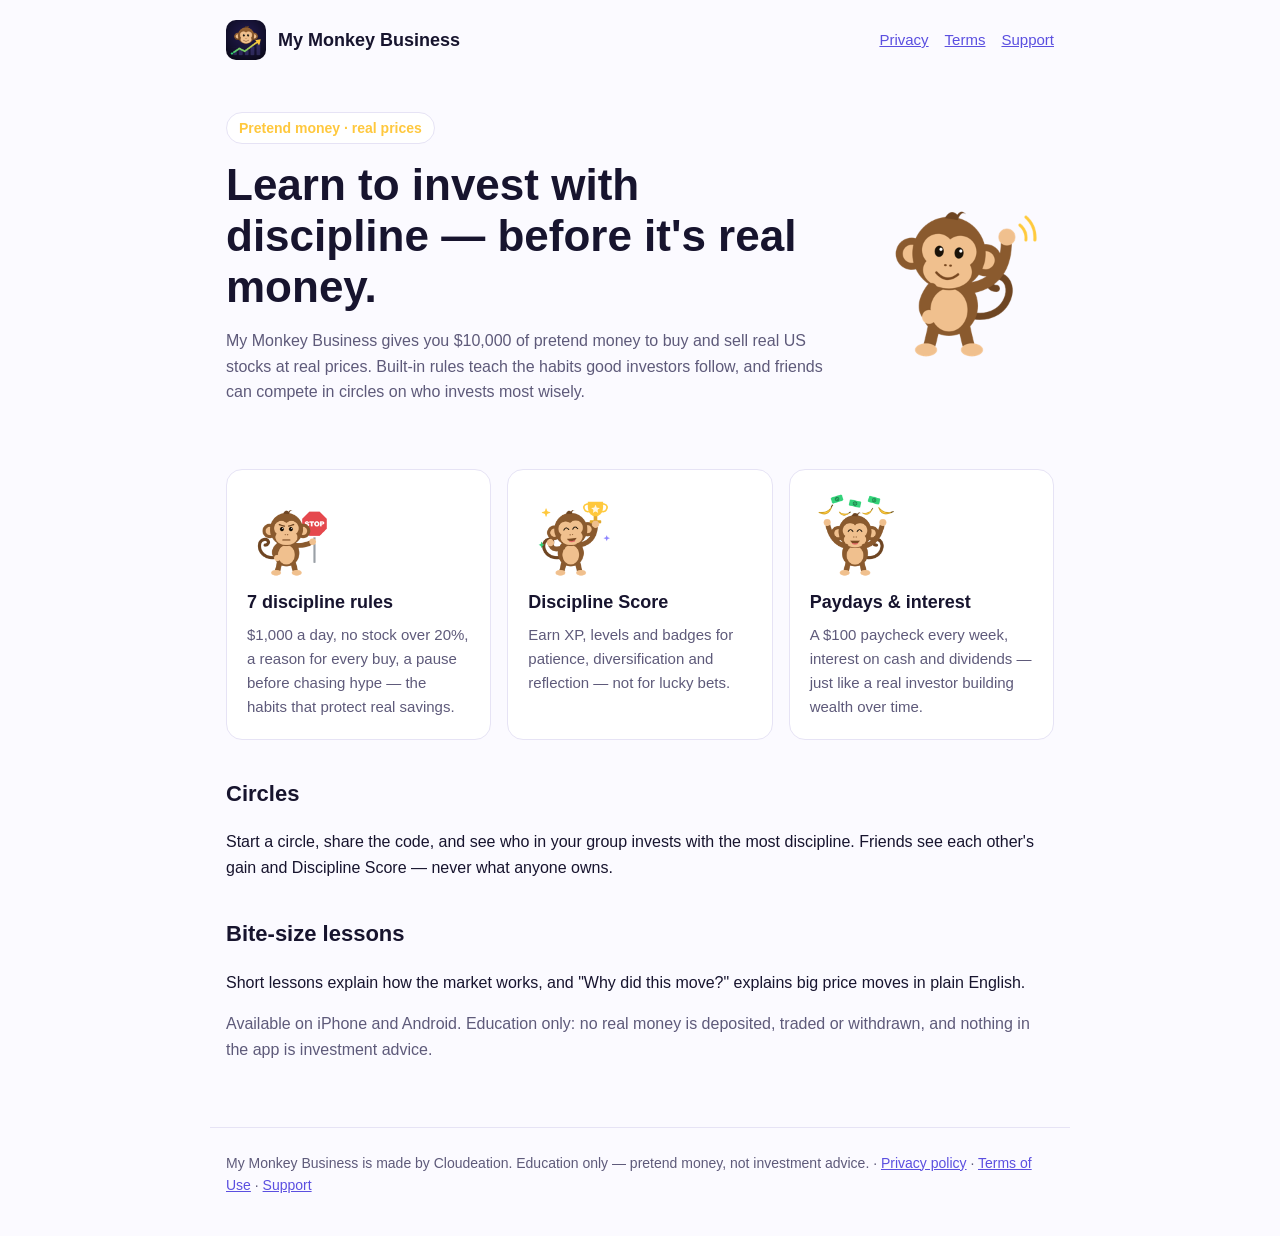
<file: mymonkeybusiness/index.html>
<!doctype html>
<html lang="en">
<head>
<meta charset="utf-8">
<meta name="viewport" content="width=device-width, initial-scale=1">
<link rel="stylesheet" href="style.css">
<link rel="icon" href="logo.png">
<title>My Monkey Business</title>
<meta name="description" content="Learn to invest with discipline using $10,000 of pretend money and real US stock prices.">
</head>
<body>
<header>
  <img src="logo.png" alt="">
  <a class="brand" href="./">My Monkey Business</a>
  <nav><a href="privacy.html">Privacy</a><a href="terms.html">Terms</a><a href="support.html">Support</a></nav>
</header>
<main>
  <section class="hero">
    <div>
      <span class="pill">Pretend money · real prices</span>
      <h1>Learn to invest with discipline — before it's real money.</h1>
      <p class="muted">My Monkey Business gives you $10,000 of pretend money to buy and sell real US stocks at real prices. Built-in rules teach the habits good investors follow, and friends can compete in circles on who invests most wisely.</p>
    </div>
    <img src="monkey_wave.png" alt="The My Monkey Business monkey waving">
  </section>

  <div class="cards">
    <div class="card"><img src="monkey_stop.png" alt=""><h3>7 discipline rules</h3>
      <p>$1,000 a day, no stock over 20%, a reason for every buy, a pause before chasing hype — the habits that protect real savings.</p></div>
    <div class="card"><img src="monkey_trophy.png" alt=""><h3>Discipline Score</h3>
      <p>Earn XP, levels and badges for patience, diversification and reflection — not for lucky bets.</p></div>
    <div class="card"><img src="monkey_payday.png" alt=""><h3>Paydays &amp; interest</h3>
      <p>A $100 paycheck every week, interest on cash and dividends — just like a real investor building wealth over time.</p></div>
  </div>

  <h2>Circles</h2>
  <p>Start a circle, share the code, and see who in your group invests with the most discipline. Friends see each other's gain and Discipline Score — never what anyone owns.</p>

  <h2>Bite-size lessons</h2>
  <p>Short lessons explain how the market works, and "Why did this move?" explains big price moves in plain English.</p>

  <p class="muted">Available on iPhone and Android. Education only: no real money is deposited, traded or withdrawn, and nothing in the app is investment advice.</p>
</main>
<footer>
  My Monkey Business is made by Cloudeation. Education only — pretend money, not investment advice.
  · <a href="privacy.html">Privacy policy</a> · <a href="terms.html">Terms of Use</a> · <a href="support.html">Support</a>
</footer>
</body>
</html>
</file>
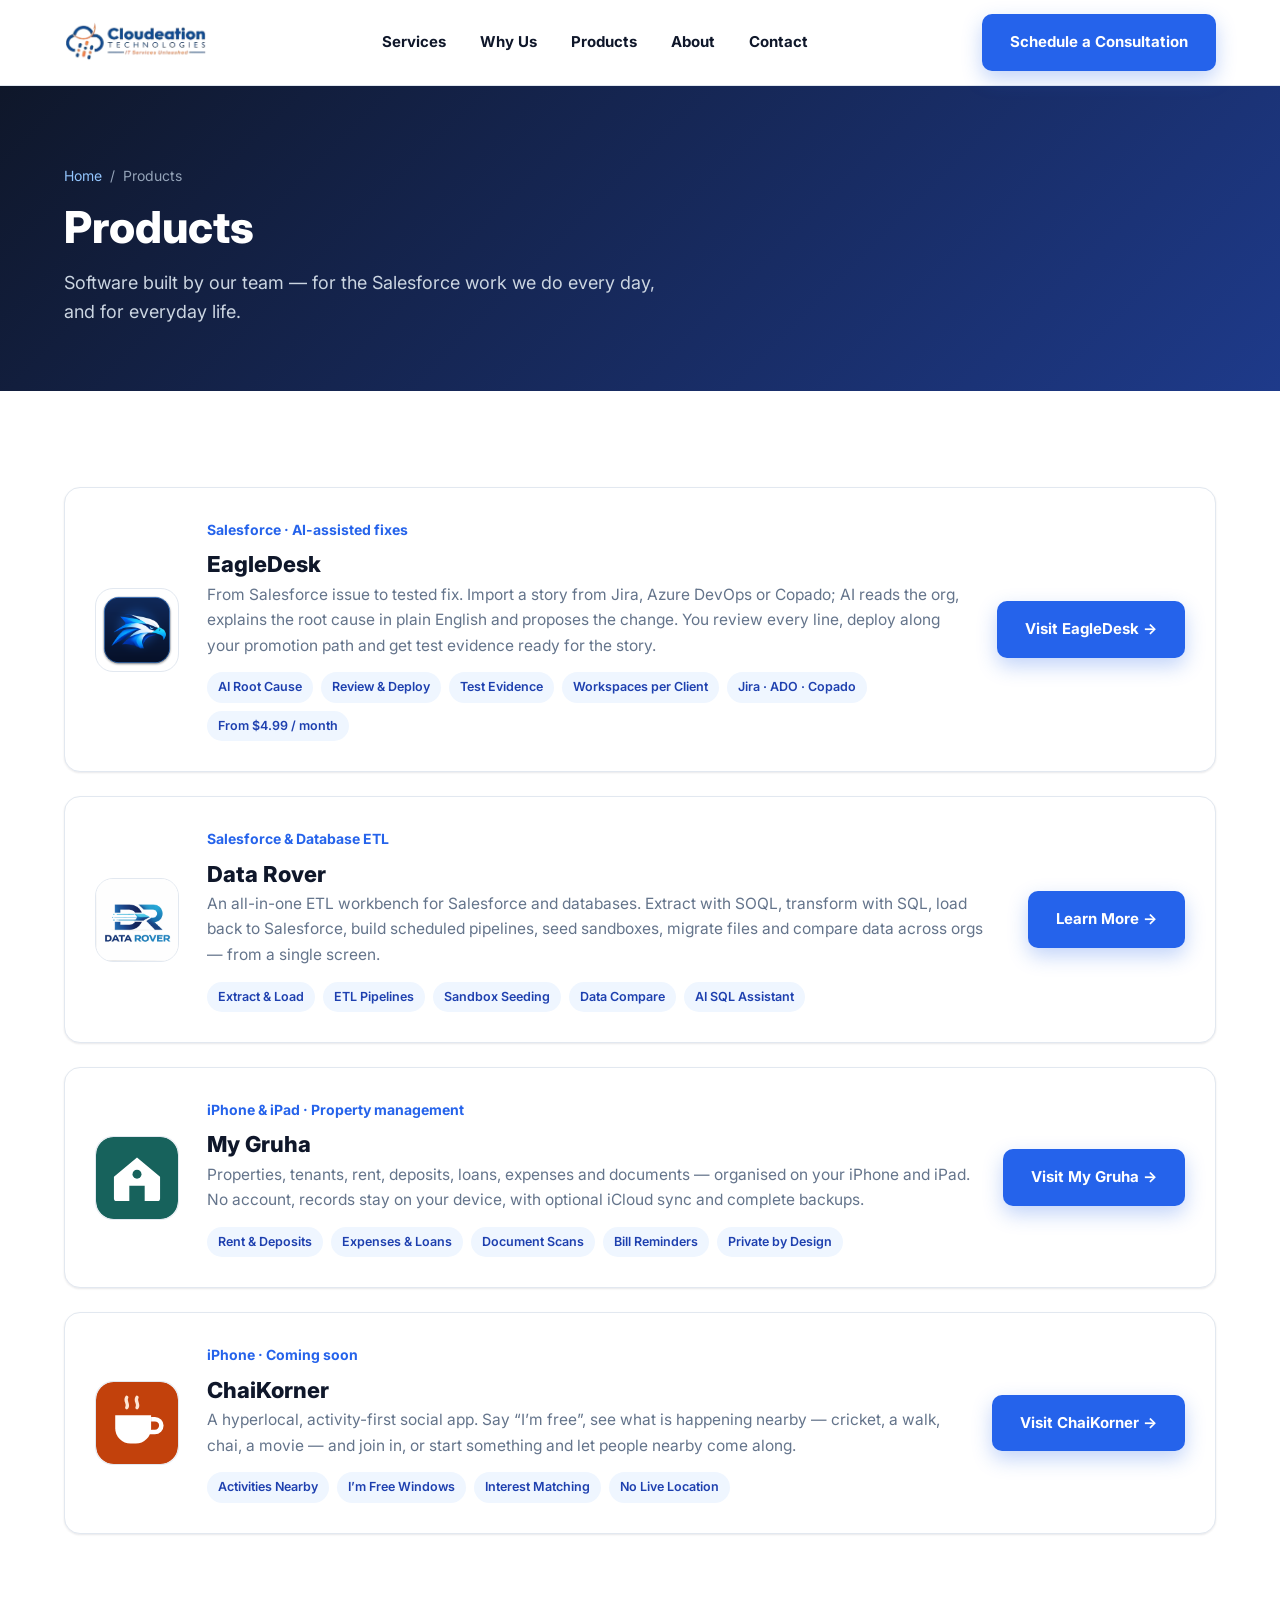
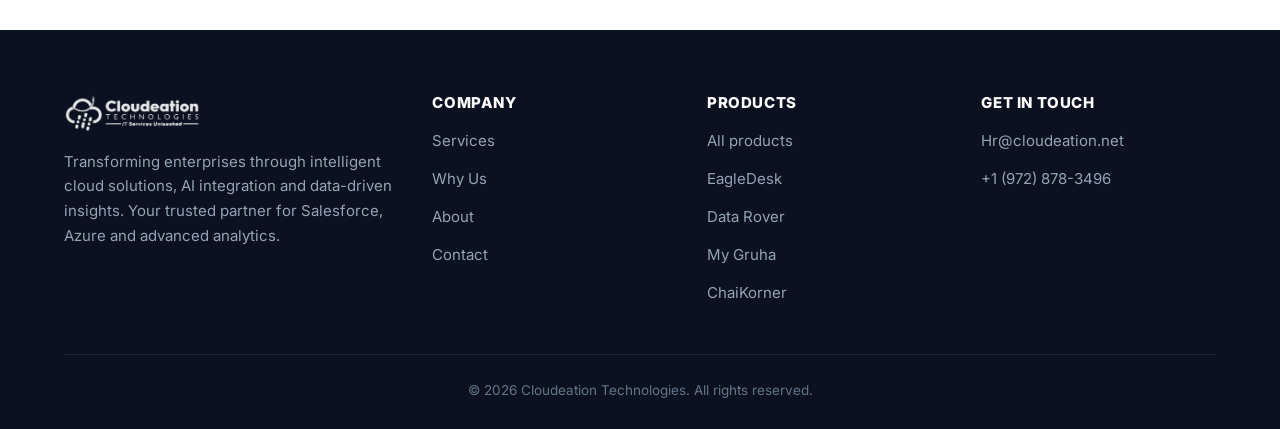
<file: products/index.html>
<!DOCTYPE html>
<html lang="en">
<head>
  <meta charset="UTF-8" />
  <meta name="viewport" content="width=device-width, initial-scale=1.0" />
  <script>document.documentElement.classList.add('js');</script>
  <title>Products | Cloudeation Technologies</title>
  <meta name="description" content="Software built by the Cloudeation Technologies team: EagleDesk (AI-assisted Salesforce fixes), Data Rover (Salesforce and database ETL), My Gruha (property management for iPhone and iPad) and ChaiKorner (meet nearby, do something together)." />
  <link rel="icon" href="../assets/img/favicon.svg" type="image/svg+xml" />
  <meta property="og:title" content="Products — Cloudeation Technologies" />
  <meta property="og:description" content="EagleDesk, Data Rover, My Gruha and ChaiKorner - software built by our team." />
  <meta property="og:type" content="website" />
  <meta property="og:url" content="https://www.cloudeation.net/products/" />
  <link rel="preconnect" href="https://fonts.googleapis.com" />
  <link rel="preconnect" href="https://fonts.gstatic.com" crossorigin />
  <link href="https://fonts.googleapis.com/css2?family=Inter:wght@400;500;600;700;800&display=swap" rel="stylesheet" />
  <link rel="stylesheet" href="../assets/css/styles.css" />
</head>
<body>

  <header class="site-header">
    <div class="container">
      <nav class="nav" data-open="false">
        <a class="nav__logo" href="../index.html" aria-label="Cloudeation Technologies home">
          <img src="../assets/img/logo.png" alt="Cloudeation Technologies" />
        </a>
        <ul class="nav__links">
          <li><a href="../index.html#services">Services</a></li>
          <li><a href="../index.html#why">Why Us</a></li>
          <li><a href="./">Products</a></li>
          <li><a href="../index.html#about">About</a></li>
          <li><a href="../index.html#contact">Contact</a></li>
        </ul>
        <div class="nav__actions">
          <a class="btn btn--primary" href="../index.html#contact">Schedule a Consultation</a>
        </div>
        <button class="nav__toggle" id="navToggle" aria-label="Toggle menu">
          <svg width="26" height="26" viewBox="0 0 24 24" fill="none" stroke="currentColor" stroke-width="2" stroke-linecap="round"><path d="M3 6h18M3 12h18M3 18h18"/></svg>
        </button>
      </nav>
    </div>
  </header>

  <section class="page-hero">
    <div class="container">
      <p class="crumb"><a href="../index.html">Home</a> &nbsp;/&nbsp; Products</p>
      <h1>Products</h1>
      <p style="margin:14px 0 0;color:#cbd5e1;max-width:620px;font-size:18px;">Software built by our team &mdash; for the Salesforce work we do every day, and for everyday life.</p>
    </div>
  </section>

  <section class="section">
    <div class="container" style="display:grid;gap:24px">
      <article class="product reveal">
        <img class="product__logo" src="../assets/img/eagledesk-logo.png" alt="EagleDesk logo" />
        <div>
          <p class="kicker">Salesforce &middot; AI-assisted fixes</p>
          <h3>EagleDesk</h3>
          <p>From Salesforce issue to tested fix. Import a story from Jira, Azure DevOps or Copado; AI reads the org, explains the root cause in plain English and proposes the change. You review every line, deploy along your promotion path and get test evidence ready for the story.</p>
          <div class="product__tags">
            <span>AI Root Cause</span><span>Review &amp; Deploy</span><span>Test Evidence</span><span>Workspaces per Client</span><span>Jira &middot; ADO &middot; Copado</span><span>From $4.99 / month</span>
          </div>
        </div>
        <a class="btn btn--primary" href="https://eagledesk.cloudeation.net/">Visit EagleDesk &rarr;</a>
      </article>

      <article class="product reveal">
        <img class="product__logo" src="../assets/img/data-rover-logo.png" alt="Data Rover logo" />
        <div>
          <p class="kicker">Salesforce &amp; Database ETL</p>
          <h3>Data Rover</h3>
          <p>An all-in-one ETL workbench for Salesforce and databases. Extract with SOQL, transform with SQL, load back to Salesforce, build scheduled pipelines, seed sandboxes, migrate files and compare data across orgs &mdash; from a single screen.</p>
          <div class="product__tags">
            <span>Extract &amp; Load</span><span>ETL Pipelines</span><span>Sandbox Seeding</span><span>Data Compare</span><span>AI SQL Assistant</span>
          </div>
        </div>
        <a class="btn btn--primary" href="../data-rover/">Learn More &rarr;</a>
      </article>

      <article class="product reveal">
        <img class="product__logo" src="../assets/img/mygruha-logo.svg" alt="My Gruha logo" />
        <div>
          <p class="kicker">iPhone &amp; iPad &middot; Property management</p>
          <h3>My Gruha</h3>
          <p>Properties, tenants, rent, deposits, loans, expenses and documents &mdash; organised on your iPhone and iPad. No account, records stay on your device, with optional iCloud sync and complete backups.</p>
          <div class="product__tags">
            <span>Rent &amp; Deposits</span><span>Expenses &amp; Loans</span><span>Document Scans</span><span>Bill Reminders</span><span>Private by Design</span>
          </div>
        </div>
        <a class="btn btn--primary" href="https://mygruha.cloudeation.net/">Visit My Gruha &rarr;</a>
      </article>

      <article class="product reveal">
        <img class="product__logo" src="../assets/img/chaikorner-logo.svg" alt="ChaiKorner logo" />
        <div>
          <p class="kicker">iPhone &middot; Coming soon</p>
          <h3>ChaiKorner</h3>
          <p>A hyperlocal, activity-first social app. Say &ldquo;I&rsquo;m free&rdquo;, see what is happening nearby &mdash; cricket, a walk, chai, a movie &mdash; and join in, or start something and let people nearby come along.</p>
          <div class="product__tags">
            <span>Activities Nearby</span><span>I&rsquo;m Free Windows</span><span>Interest Matching</span><span>No Live Location</span>
          </div>
        </div>
        <a class="btn btn--primary" href="https://chaikorner.cloudeation.net/">Visit ChaiKorner &rarr;</a>
      </article>
    </div>
  </section>

  <footer class="site-footer">
    <div class="container">
      <div class="site-footer__grid">
        <div>
          <img class="flogo" src="../assets/img/logo.png" alt="Cloudeation Technologies" />
          <p>Transforming enterprises through intelligent cloud solutions, AI integration and data-driven insights. Your trusted partner for Salesforce, Azure and advanced analytics.</p>
        </div>
        <div>
          <h4>Company</h4>
          <ul>
            <li><a href="../index.html#services">Services</a></li>
            <li><a href="../index.html#why">Why Us</a></li>
            <li><a href="../index.html#about">About</a></li>
            <li><a href="../index.html#contact">Contact</a></li>
          </ul>
        </div>
        <div>
          <h4>Products</h4>
          <ul>
            <li><a href="./">All products</a></li>
            <li><a href="https://eagledesk.cloudeation.net/">EagleDesk</a></li>
            <li><a href="../data-rover/">Data Rover</a></li>
            <li><a href="https://mygruha.cloudeation.net/">My Gruha</a></li>
            <li><a href="https://chaikorner.cloudeation.net/">ChaiKorner</a></li>
          </ul>
        </div>
        <div>
          <h4>Get in touch</h4>
          <ul>
            <li><a href="mailto:Hr@cloudeation.net">Hr@cloudeation.net</a></li>
            <li><a href="tel:+19728783496">+1 (972) 878-3496</a></li>
          </ul>
        </div>
      </div>
      <div class="site-footer__bottom">
        &copy; <span id="year">2026</span> Cloudeation Technologies. All rights reserved.
      </div>
    </div>
  </footer>

  <script src="../assets/js/main.js"></script>
</body>
</html>
</file>
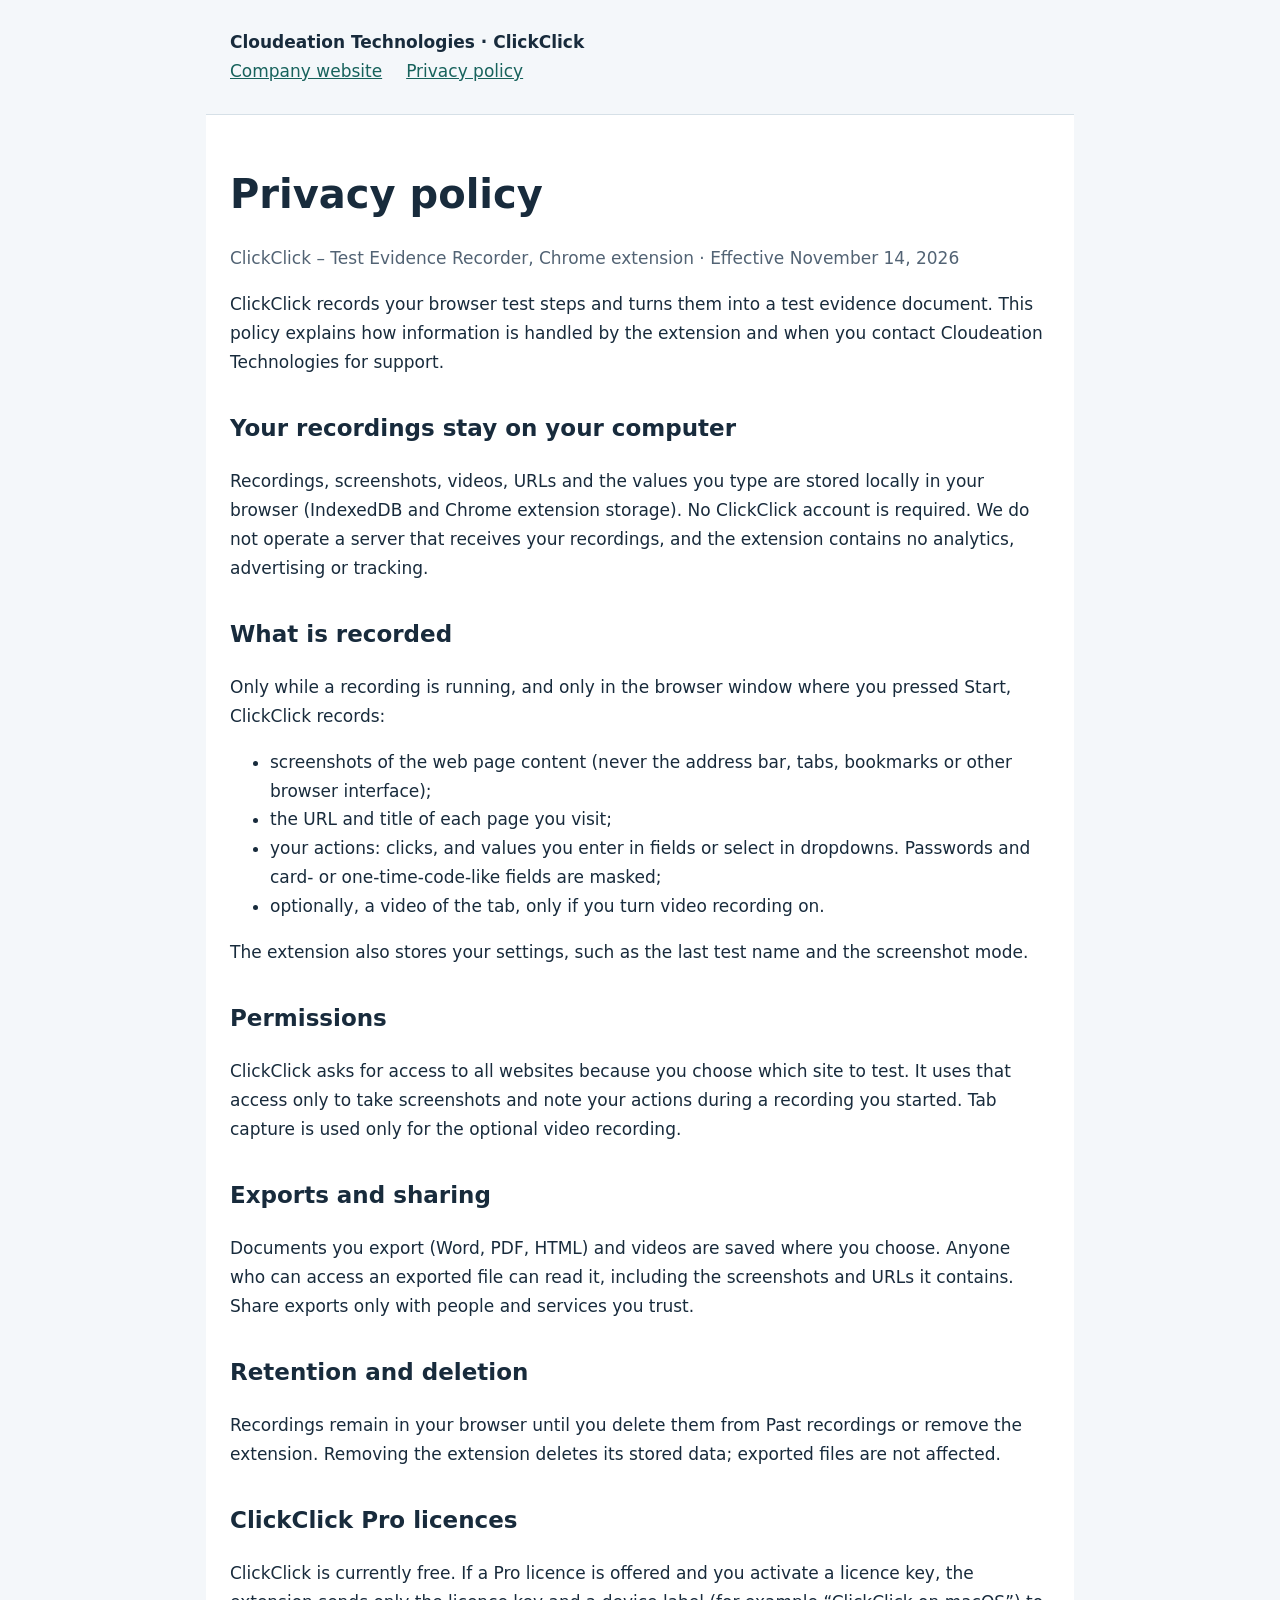
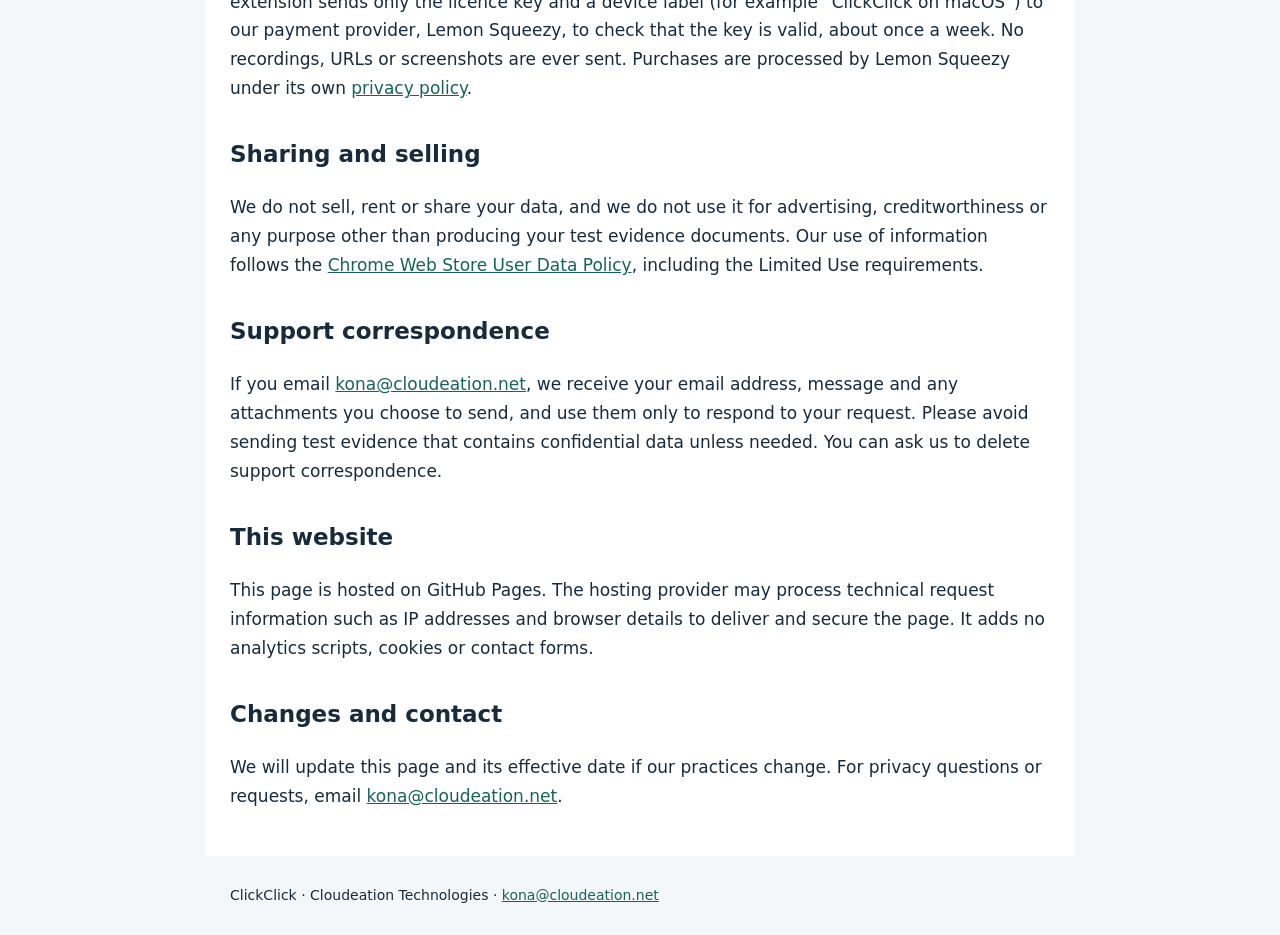
<file: clickclick/privacy/index.html>
<!doctype html>
<html lang="en"><head><meta charset="utf-8"><meta name="viewport" content="width=device-width,initial-scale=1"><title>Privacy policy | ClickClick</title><style>body{margin:0;background:#f4f7fa;color:#182b3c;font:17px/1.7 system-ui,sans-serif}header,main,footer{max-width:820px;margin:auto;padding:28px 24px}header{border-bottom:1px solid #d6e0e7}nav{display:flex;gap:24px;flex-wrap:wrap}a{color:#17625c}h1{font-size:40px;line-height:1.2}h2{font-size:23px;margin-top:32px}main{background:white}small,.muted{color:#526374}a:focus-visible{outline:3px solid #17625c;outline-offset:4px}footer{font-size:14px}</style></head><body><header><strong>Cloudeation Technologies · ClickClick</strong><nav aria-label="Main"><a href="/">Company website</a><a href="/clickclick/privacy/">Privacy policy</a></nav></header><main><h1>Privacy policy</h1><p class="muted">ClickClick – Test Evidence Recorder, Chrome extension · Effective November 14, 2026</p><p>ClickClick records your browser test steps and turns them into a test evidence document. This policy explains how information is handled by the extension and when you contact Cloudeation Technologies for support.</p><h2>Your recordings stay on your computer</h2><p>Recordings, screenshots, videos, URLs and the values you type are stored locally in your browser (IndexedDB and Chrome extension storage). No ClickClick account is required. We do not operate a server that receives your recordings, and the extension contains no analytics, advertising or tracking.</p><h2>What is recorded</h2><p>Only while a recording is running, and only in the browser window where you pressed Start, ClickClick records:</p><ul><li>screenshots of the web page content (never the address bar, tabs, bookmarks or other browser interface);</li><li>the URL and title of each page you visit;</li><li>your actions: clicks, and values you enter in fields or select in dropdowns. Passwords and card- or one-time-code-like fields are masked;</li><li>optionally, a video of the tab, only if you turn video recording on.</li></ul><p>The extension also stores your settings, such as the last test name and the screenshot mode.</p><h2>Permissions</h2><p>ClickClick asks for access to all websites because you choose which site to test. It uses that access only to take screenshots and note your actions during a recording you started. Tab capture is used only for the optional video recording.</p><h2>Exports and sharing</h2><p>Documents you export (Word, PDF, HTML) and videos are saved where you choose. Anyone who can access an exported file can read it, including the screenshots and URLs it contains. Share exports only with people and services you trust.</p><h2>Retention and deletion</h2><p>Recordings remain in your browser until you delete them from Past recordings or remove the extension. Removing the extension deletes its stored data; exported files are not affected.</p><h2>ClickClick Pro licences</h2><p>ClickClick is currently free. If a Pro licence is offered and you activate a licence key, the extension sends only the licence key and a device label (for example “ClickClick on macOS”) to our payment provider, Lemon Squeezy, to check that the key is valid, about once a week. No recordings, URLs or screenshots are ever sent. Purchases are processed by Lemon Squeezy under its own <a href="https://www.lemonsqueezy.com/privacy">privacy policy</a>.</p><h2>Sharing and selling</h2><p>We do not sell, rent or share your data, and we do not use it for advertising, creditworthiness or any purpose other than producing your test evidence documents. Our use of information follows the <a href="https://developer.chrome.com/docs/webstore/program-policies/limited-use">Chrome Web Store User Data Policy</a>, including the Limited Use requirements.</p><h2>Support correspondence</h2><p>If you email <a href="mailto:kona@cloudeation.net">kona@cloudeation.net</a>, we receive your email address, message and any attachments you choose to send, and use them only to respond to your request. Please avoid sending test evidence that contains confidential data unless needed. You can ask us to delete support correspondence.</p><h2>This website</h2><p>This page is hosted on GitHub Pages. The hosting provider may process technical request information such as IP addresses and browser details to deliver and secure the page. It adds no analytics scripts, cookies or contact forms.</p><h2>Changes and contact</h2><p>We will update this page and its effective date if our practices change. For privacy questions or requests, email <a href="mailto:kona@cloudeation.net">kona@cloudeation.net</a>.</p></main><footer>ClickClick · Cloudeation Technologies · <a href="mailto:kona@cloudeation.net">kona@cloudeation.net</a></footer></body></html>
</file>
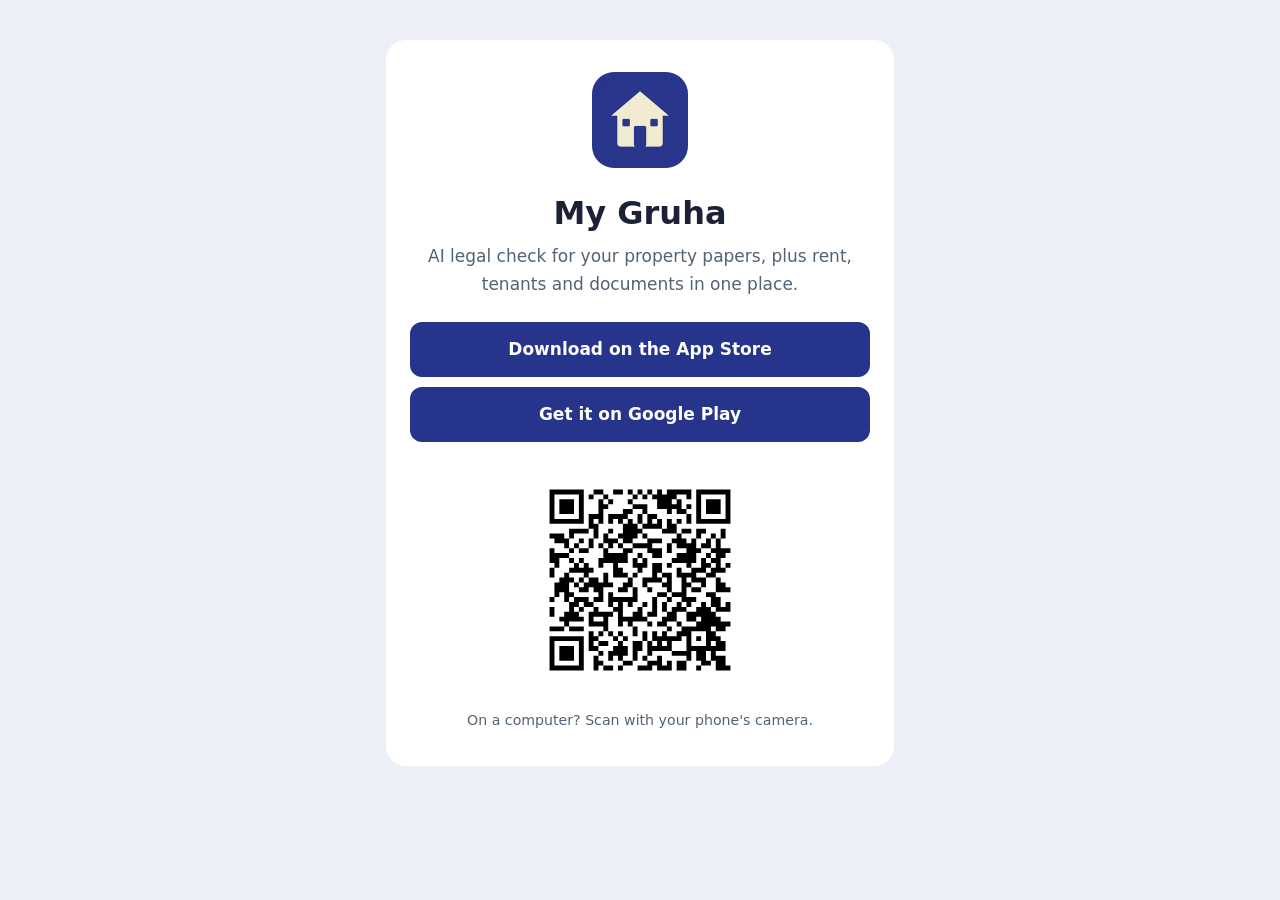
<file: mygruha/get/index.html>
<!doctype html>
<html lang="en"><head><meta charset="utf-8"><meta name="viewport" content="width=device-width,initial-scale=1">
<title>Get My Gruha</title>
<meta name="description" content="My Gruha: AI legal check for your property papers, plus rent, tenants and documents. Download for iPhone, iPad or Android.">
<meta property="og:type" content="website">
<meta property="og:title" content="My Gruha">
<meta property="og:description" content="AI legal check for your property papers, plus rent, tenants and documents in one place. Free for iPhone, iPad and Android.">
<meta property="og:url" content="https://cloudeation.net/mygruha/get/">
<meta property="og:image" content="https://cloudeation.net/mygruha/get/preview-v2.png">
<meta property="og:image:width" content="1200"><meta property="og:image:height" content="630">
<meta property="og:image:alt" content="My Gruha app icon with the text: AI legal check for your property papers, plus rent, tenants and documents.">
<meta name="twitter:card" content="summary_large_image">
<link rel="icon" href="icon.png">
<link rel="apple-touch-icon" href="icon.png">
<script>
(function () {
  var ua = navigator.userAgent || "";
  var ios = /iPhone|iPad|iPod/i.test(ua) || (navigator.platform === "MacIntel" && navigator.maxTouchPoints > 1);
  if (ios) location.replace("https://apps.apple.com/app/id6821595250");
  else if (/Android/i.test(ua)) location.replace("https://play.google.com/store/apps/details?id=com.rangesh.mygruha");
})();
</script>
<style>
body{margin:0;background:#eef0f8;color:#1b2136;font:17px/1.6 system-ui,sans-serif}
main{max-width:460px;margin:40px auto;padding:32px 24px;background:#fff;border-radius:20px;text-align:center}
img.icon{width:96px;height:96px;border-radius:22px}
h1{font-size:32px;margin:12px 0 4px}
p{color:#526374;margin:0 0 24px}
a.btn{display:block;padding:14px;margin:10px 0;border-radius:12px;background:#27348b;color:#fff;text-decoration:none;font-weight:600}
a.btn:focus-visible{outline:3px solid #1b2136;outline-offset:3px}
.qr{margin:28px auto 8px;width:220px}
.qr svg{width:100%;height:auto}
small{color:#526374}
@media (max-width:500px){main{margin:0;border-radius:0;min-height:100vh;box-sizing:border-box}}
</style></head><body><main>
<img class="icon" src="icon.png" alt="">
<h1>My Gruha</h1>
<p>AI legal check for your property papers, plus rent, tenants and documents in one place.</p>
<a class="btn" href="https://apps.apple.com/app/id6821595250">Download on the App Store</a>
<a class="btn" href="https://play.google.com/store/apps/details?id=com.rangesh.mygruha">Get it on Google Play</a>
<div class="qr"><svg role="img" aria-label="QR code for the My Gruha download link" width="45mm" height="45mm" version="1.1" viewBox="0 0 45 45" xmlns="http://www.w3.org/2000/svg"><path d="M4,4H5V5H4zM5,4H6V5H5zM6,4H7V5H6zM7,4H8V5H7zM8,4H9V5H8zM9,4H10V5H9zM10,4H11V5H10zM13,4H14V5H13zM14,4H15V5H14zM17,4H18V5H17zM18,4H19V5H18zM20,4H21V5H20zM22,4H23V5H22zM24,4H25V5H24zM26,4H27V5H26zM28,4H29V5H28zM29,4H30V5H29zM30,4H31V5H30zM31,4H32V5H31zM32,4H33V5H32zM34,4H35V5H34zM35,4H36V5H35zM36,4H37V5H36zM37,4H38V5H37zM38,4H39V5H38zM39,4H40V5H39zM40,4H41V5H40zM4,5H5V6H4zM10,5H11V6H10zM12,5H13V6H12zM15,5H16V6H15zM21,5H22V6H21zM23,5H24V6H23zM25,5H26V6H25zM26,5H27V6H26zM27,5H28V6H27zM28,5H29V6H28zM29,5H30V6H29zM32,5H33V6H32zM34,5H35V6H34zM40,5H41V6H40zM4,6H5V7H4zM6,6H7V7H6zM7,6H8V7H7zM8,6H9V7H8zM10,6H11V7H10zM14,6H15V7H14zM16,6H17V7H16zM20,6H21V7H20zM26,6H27V7H26zM27,6H28V7H27zM28,6H29V7H28zM30,6H31V7H30zM34,6H35V7H34zM36,6H37V7H36zM37,6H38V7H37zM38,6H39V7H38zM40,6H41V7H40zM4,7H5V8H4zM6,7H7V8H6zM7,7H8V8H7zM8,7H9V8H8zM10,7H11V8H10zM14,7H15V8H14zM15,7H16V8H15zM21,7H22V8H21zM22,7H23V8H22zM23,7H24V8H23zM26,7H27V8H26zM27,7H28V8H27zM28,7H29V8H28zM29,7H30V8H29zM30,7H31V8H30zM32,7H33V8H32zM34,7H35V8H34zM36,7H37V8H36zM37,7H38V8H37zM38,7H39V8H38zM40,7H41V8H40zM4,8H5V9H4zM6,8H7V9H6zM7,8H8V9H7zM8,8H9V9H8zM10,8H11V9H10zM14,8H15V9H14zM19,8H20V9H19zM20,8H21V9H20zM23,8H24V9H23zM28,8H29V9H28zM30,8H31V9H30zM31,8H32V9H31zM34,8H35V9H34zM36,8H37V9H36zM37,8H38V9H37zM38,8H39V9H38zM40,8H41V9H40zM4,9H5V10H4zM10,9H11V10H10zM12,9H13V10H12zM13,9H14V10H13zM14,9H15V10H14zM16,9H17V10H16zM17,9H18V10H17zM18,9H19V10H18zM19,9H20V10H19zM22,9H23V10H22zM24,9H25V10H24zM25,9H26V10H25zM32,9H33V10H32zM34,9H35V10H34zM40,9H41V10H40zM4,10H5V11H4zM5,10H6V11H5zM6,10H7V11H6zM7,10H8V11H7zM8,10H9V11H8zM9,10H10V11H9zM10,10H11V11H10zM12,10H13V11H12zM14,10H15V11H14zM16,10H17V11H16zM18,10H19V11H18zM20,10H21V11H20zM22,10H23V11H22zM24,10H25V11H24zM26,10H27V11H26zM28,10H29V11H28zM30,10H31V11H30zM32,10H33V11H32zM34,10H35V11H34zM35,10H36V11H35zM36,10H37V11H36zM37,10H38V11H37zM38,10H39V11H38zM39,10H40V11H39zM40,10H41V11H40zM12,11H13V12H12zM13,11H14V12H13zM19,11H20V12H19zM20,11H21V12H20zM21,11H22V12H21zM23,11H24V12H23zM24,11H25V12H24zM25,11H26V12H25zM26,11H27V12H26zM28,11H29V12H28zM29,11H30V12H29zM8,12H9V13H8zM9,12H10V13H9zM10,12H11V13H10zM11,12H12V13H11zM13,12H14V13H13zM16,12H17V13H16zM19,12H20V13H19zM20,12H21V13H20zM21,12H22V13H21zM22,12H23V13H22zM27,12H28V13H27zM28,12H29V13H28zM29,12H30V13H29zM31,12H32V13H31zM32,12H33V13H32zM34,12H35V13H34zM35,12H36V13H35zM39,12H40V13H39zM4,13H5V14H4zM5,13H6V14H5zM6,13H7V14H6zM8,13H9V14H8zM13,13H14V14H13zM15,13H16V14H15zM18,13H19V14H18zM19,13H20V14H19zM20,13H21V14H20zM21,13H22V14H21zM23,13H24V14H23zM30,13H31V14H30zM34,13H35V14H34zM37,13H38V14H37zM39,13H40V14H39zM5,14H6V15H5zM6,14H7V15H6zM7,14H8V15H7zM10,14H11V15H10zM12,14H13V15H12zM15,14H16V15H15zM16,14H17V15H16zM17,14H18V15H17zM19,14H20V15H19zM20,14H21V15H20zM24,14H25V15H24zM25,14H26V15H25zM26,14H27V15H26zM29,14H30V15H29zM30,14H31V15H30zM31,14H32V15H31zM33,14H34V15H33zM36,14H37V15H36zM38,14H39V15H38zM7,15H8V16H7zM9,15H10V16H9zM12,15H13V16H12zM14,15H15V16H14zM16,15H17V16H16zM18,15H19V16H18zM21,15H22V16H21zM22,15H23V16H22zM23,15H24V16H23zM24,15H25V16H24zM28,15H29V16H28zM30,15H31V16H30zM31,15H32V16H31zM32,15H33V16H32zM33,15H34V16H33zM35,15H36V16H35zM36,15H37V16H36zM38,15H39V16H38zM4,16H5V17H4zM8,16H9V17H8zM10,16H11V17H10zM11,16H12V17H11zM15,16H16V17H15zM19,16H20V17H19zM20,16H21V17H20zM24,16H25V17H24zM25,16H26V17H25zM26,16H27V17H26zM28,16H29V17H28zM32,16H33V17H32zM33,16H34V17H33zM34,16H35V17H34zM37,16H38V17H37zM38,16H39V17H38zM39,16H40V17H39zM40,16H41V17H40zM4,17H5V18H4zM5,17H6V18H5zM6,17H7V18H6zM7,17H8V18H7zM15,17H16V18H15zM16,17H17V18H16zM17,17H18V18H17zM18,17H19V18H18zM19,17H20V18H19zM22,17H23V18H22zM25,17H26V18H25zM26,17H27V18H26zM30,17H31V18H30zM31,17H32V18H31zM32,17H33V18H32zM33,17H34V18H33zM36,17H37V18H36zM38,17H39V18H38zM39,17H40V18H39zM4,18H5V19H4zM5,18H6V19H5zM8,18H9V19H8zM10,18H11V19H10zM14,18H15V19H14zM15,18H16V19H15zM16,18H17V19H16zM17,18H18V19H17zM18,18H19V19H18zM19,18H20V19H19zM21,18H22V19H21zM23,18H24V19H23zM29,18H30V19H29zM30,18H31V19H30zM31,18H32V19H31zM32,18H33V19H32zM33,18H34V19H33zM35,18H36V19H35zM37,18H38V19H37zM38,18H39V19H38zM5,19H6V20H5zM9,19H10V20H9zM11,19H12V20H11zM14,19H15V20H14zM17,19H18V20H17zM21,19H22V20H21zM22,19H23V20H22zM23,19H24V20H23zM25,19H26V20H25zM26,19H27V20H26zM28,19H29V20H28zM32,19H33V20H32zM35,19H36V20H35zM36,19H37V20H36zM38,19H39V20H38zM40,19H41V20H40zM4,20H5V21H4zM8,20H9V21H8zM9,20H10V21H9zM10,20H11V21H10zM11,20H12V21H11zM12,20H13V21H12zM17,20H18V21H17zM18,20H19V21H18zM22,20H23V21H22zM25,20H26V21H25zM26,20H27V21H26zM30,20H31V21H30zM33,20H34V21H33zM34,20H35V21H34zM35,20H36V21H35zM37,20H38V21H37zM38,20H39V21H38zM39,20H40V21H39zM4,21H5V22H4zM7,21H8V22H7zM11,21H12V22H11zM15,21H16V22H15zM17,21H18V22H17zM18,21H19V22H18zM19,21H20V22H19zM21,21H22V22H21zM25,21H26V22H25zM27,21H28V22H27zM28,21H29V22H28zM30,21H31V22H30zM31,21H32V22H31zM32,21H33V22H32zM33,21H34V22H33zM36,21H37V22H36zM37,21H38V22H37zM6,22H7V23H6zM7,22H8V23H7zM8,22H9V23H8zM10,22H11V23H10zM12,22H13V23H12zM13,22H14V23H13zM15,22H16V23H15zM20,22H21V23H20zM23,22H24V23H23zM24,22H25V23H24zM25,22H26V23H25zM26,22H27V23H26zM28,22H29V23H28zM31,22H32V23H31zM33,22H34V23H33zM34,22H35V23H34zM35,22H36V23H35zM38,22H39V23H38zM5,23H6V24H5zM6,23H7V24H6zM7,23H8V24H7zM9,23H10V24H9zM11,23H12V24H11zM12,23H13V24H12zM13,23H14V24H13zM14,23H15V24H14zM15,23H16V24H15zM16,23H17V24H16zM19,23H20V24H19zM20,23H21V24H20zM23,23H24V24H23zM27,23H28V24H27zM28,23H29V24H28zM31,23H32V24H31zM32,23H33V24H32zM35,23H36V24H35zM38,23H39V24H38zM39,23H40V24H39zM5,24H6V25H5zM6,24H7V25H6zM7,24H8V25H7zM10,24H11V25H10zM11,24H12V25H11zM13,24H14V25H13zM14,24H15V25H14zM18,24H19V25H18zM19,24H20V25H19zM21,24H22V25H21zM24,24H25V25H24zM28,24H29V25H28zM31,24H32V25H31zM33,24H34V25H33zM34,24H35V25H34zM38,24H39V25H38zM39,24H40V25H39zM40,24H41V25H40zM5,25H6V26H5zM7,25H8V26H7zM8,25H9V26H8zM14,25H15V26H14zM16,25H17V26H16zM21,25H22V26H21zM26,25H27V26H26zM27,25H28V26H27zM29,25H30V26H29zM30,25H31V26H30zM31,25H32V26H31zM36,25H37V26H36zM37,25H38V26H37zM4,26H5V27H4zM7,26H8V27H7zM9,26H10V27H9zM10,26H11V27H10zM11,26H12V27H11zM13,26H14V27H13zM14,26H15V27H14zM16,26H17V27H16zM17,26H18V27H17zM18,26H19V27H18zM19,26H20V27H19zM20,26H21V27H20zM21,26H22V27H21zM25,26H26V27H25zM28,26H29V27H28zM31,26H32V27H31zM32,26H33V27H32zM33,26H34V27H33zM37,26H38V27H37zM38,26H39V27H38zM8,27H9V28H8zM9,27H10V28H9zM11,27H12V28H11zM12,27H13V28H12zM16,27H17V28H16zM18,27H19V28H18zM20,27H21V28H20zM23,27H24V28H23zM25,27H26V28H25zM27,27H28V28H27zM30,27H31V28H30zM32,27H33V28H32zM35,27H36V28H35zM37,27H38V28H37zM38,27H39V28H38zM40,27H41V28H40zM4,28H5V29H4zM8,28H9V29H8zM10,28H11V29H10zM13,28H14V29H13zM17,28H18V29H17zM18,28H19V29H18zM22,28H23V29H22zM25,28H26V29H25zM27,28H28V29H27zM29,28H30V29H29zM30,28H31V29H30zM31,28H32V29H31zM34,28H35V29H34zM35,28H36V29H35zM36,28H37V29H36zM38,28H39V29H38zM39,28H40V29H39zM40,28H41V29H40zM4,29H5V30H4zM7,29H8V30H7zM8,29H9V30H8zM9,29H10V30H9zM12,29H13V30H12zM13,29H14V30H13zM14,29H15V30H14zM15,29H16V30H15zM16,29H17V30H16zM18,29H19V30H18zM21,29H22V30H21zM22,29H23V30H22zM24,29H25V30H24zM25,29H26V30H25zM28,29H29V30H28zM29,29H30V30H29zM32,29H33V30H32zM33,29H34V30H33zM34,29H35V30H34zM35,29H36V30H35zM36,29H37V30H36zM37,29H38V30H37zM6,30H7V31H6zM7,30H8V31H7zM8,30H9V31H8zM9,30H10V31H9zM10,30H11V31H10zM12,30H13V31H12zM15,30H16V31H15zM18,30H19V31H18zM19,30H20V31H19zM20,30H21V31H20zM21,30H22V31H21zM22,30H23V31H22zM23,30H24V31H23zM27,30H28V31H27zM28,30H29V31H28zM29,30H30V31H29zM32,30H33V31H32zM33,30H34V31H33zM35,30H36V31H35zM36,30H37V31H36zM37,30H38V31H37zM38,30H39V31H38zM7,31H8V32H7zM12,31H13V32H12zM13,31H14V32H13zM14,31H15V32H14zM15,31H16V32H15zM18,31H19V32H18zM20,31H21V32H20zM24,31H25V32H24zM26,31H27V32H26zM27,31H28V32H27zM30,31H31V32H30zM34,31H35V32H34zM35,31H36V32H35zM36,31H37V32H36zM37,31H38V32H37zM38,31H39V32H38zM39,31H40V32H39zM40,31H41V32H40zM4,32H5V33H4zM5,32H6V33H5zM6,32H7V33H6zM8,32H9V33H8zM9,32H10V33H9zM10,32H11V33H10zM15,32H16V33H15zM21,32H22V33H21zM28,32H29V33H28zM31,32H32V33H31zM32,32H33V33H32zM33,32H34V33H33zM34,32H35V33H34zM35,32H36V33H35zM36,32H37V33H36zM38,32H39V33H38zM39,32H40V33H39zM12,33H13V34H12zM14,33H15V34H14zM16,33H17V34H16zM18,33H19V34H18zM21,33H22V34H21zM23,33H24V34H23zM25,33H26V34H25zM27,33H28V34H27zM30,33H31V34H30zM31,33H32V34H31zM32,33H33V34H32zM36,33H37V34H36zM37,33H38V34H37zM4,34H5V35H4zM5,34H6V35H5zM6,34H7V35H6zM7,34H8V35H7zM8,34H9V35H8zM9,34H10V35H9zM10,34H11V35H10zM12,34H13V35H12zM13,34H14V35H13zM17,34H18V35H17zM19,34H20V35H19zM23,34H24V35H23zM25,34H26V35H25zM26,34H27V35H26zM27,34H28V35H27zM28,34H29V35H28zM29,34H30V35H29zM30,34H31V35H30zM32,34H33V35H32zM34,34H35V35H34zM36,34H37V35H36zM37,34H38V35H37zM38,34H39V35H38zM4,35H5V36H4zM10,35H11V36H10zM12,35H13V36H12zM14,35H15V36H14zM15,35H16V36H15zM18,35H19V36H18zM21,35H22V36H21zM22,35H23V36H22zM24,35H25V36H24zM26,35H27V36H26zM28,35H29V36H28zM32,35H33V36H32zM36,35H37V36H36zM38,35H39V36H38zM39,35H40V36H39zM4,36H5V37H4zM6,36H7V37H6zM7,36H8V37H7zM8,36H9V37H8zM10,36H11V37H10zM12,36H13V37H12zM13,36H14V37H13zM17,36H18V37H17zM18,36H19V37H18zM19,36H20V37H19zM21,36H22V37H21zM22,36H23V37H22zM24,36H25V37H24zM25,36H26V37H25zM26,36H27V37H26zM27,36H28V37H27zM28,36H29V37H28zM32,36H33V37H32zM33,36H34V37H33zM34,36H35V37H34zM35,36H36V37H35zM36,36H37V37H36zM37,36H38V37H37zM38,36H39V37H38zM39,36H40V37H39zM4,37H5V38H4zM6,37H7V38H6zM7,37H8V38H7zM8,37H9V38H8zM10,37H11V38H10zM14,37H15V38H14zM16,37H17V38H16zM17,37H18V38H17zM18,37H19V38H18zM19,37H20V38H19zM21,37H22V38H21zM24,37H25V38H24zM29,37H30V38H29zM30,37H31V38H30zM31,37H32V38H31zM32,37H33V38H32zM34,37H35V38H34zM35,37H36V38H35zM37,37H38V38H37zM4,38H5V39H4zM6,38H7V39H6zM7,38H8V39H7zM8,38H9V39H8zM10,38H11V39H10zM13,38H14V39H13zM16,38H17V39H16zM18,38H19V39H18zM21,38H22V39H21zM23,38H24V39H23zM26,38H27V39H26zM32,38H33V39H32zM34,38H35V39H34zM35,38H36V39H35zM37,38H38V39H37zM38,38H39V39H38zM39,38H40V39H39zM4,39H5V40H4zM10,39H11V40H10zM13,39H14V40H13zM14,39H15V40H14zM19,39H20V40H19zM20,39H21V40H20zM24,39H25V40H24zM25,39H26V40H25zM26,39H27V40H26zM28,39H29V40H28zM30,39H31V40H30zM31,39H32V40H31zM35,39H36V40H35zM36,39H37V40H36zM38,39H39V40H38zM39,39H40V40H39zM4,40H5V41H4zM5,40H6V41H5zM6,40H7V41H6zM7,40H8V41H7zM8,40H9V41H8zM9,40H10V41H9zM10,40H11V41H10zM13,40H14V41H13zM15,40H16V41H15zM16,40H17V41H16zM18,40H19V41H18zM22,40H23V41H22zM23,40H24V41H23zM24,40H25V41H24zM26,40H27V41H26zM27,40H28V41H27zM28,40H29V41H28zM30,40H31V41H30zM31,40H32V41H31zM34,40H35V41H34zM38,40H39V41H38zM39,40H40V41H39zM40,40H41V41H40z" id="qr-path" fill="#000000" fill-opacity="1" fill-rule="nonzero" stroke="none" /></svg></div>
<small>On a computer? Scan with your phone's camera.</small>
</main></body></html>
</file>
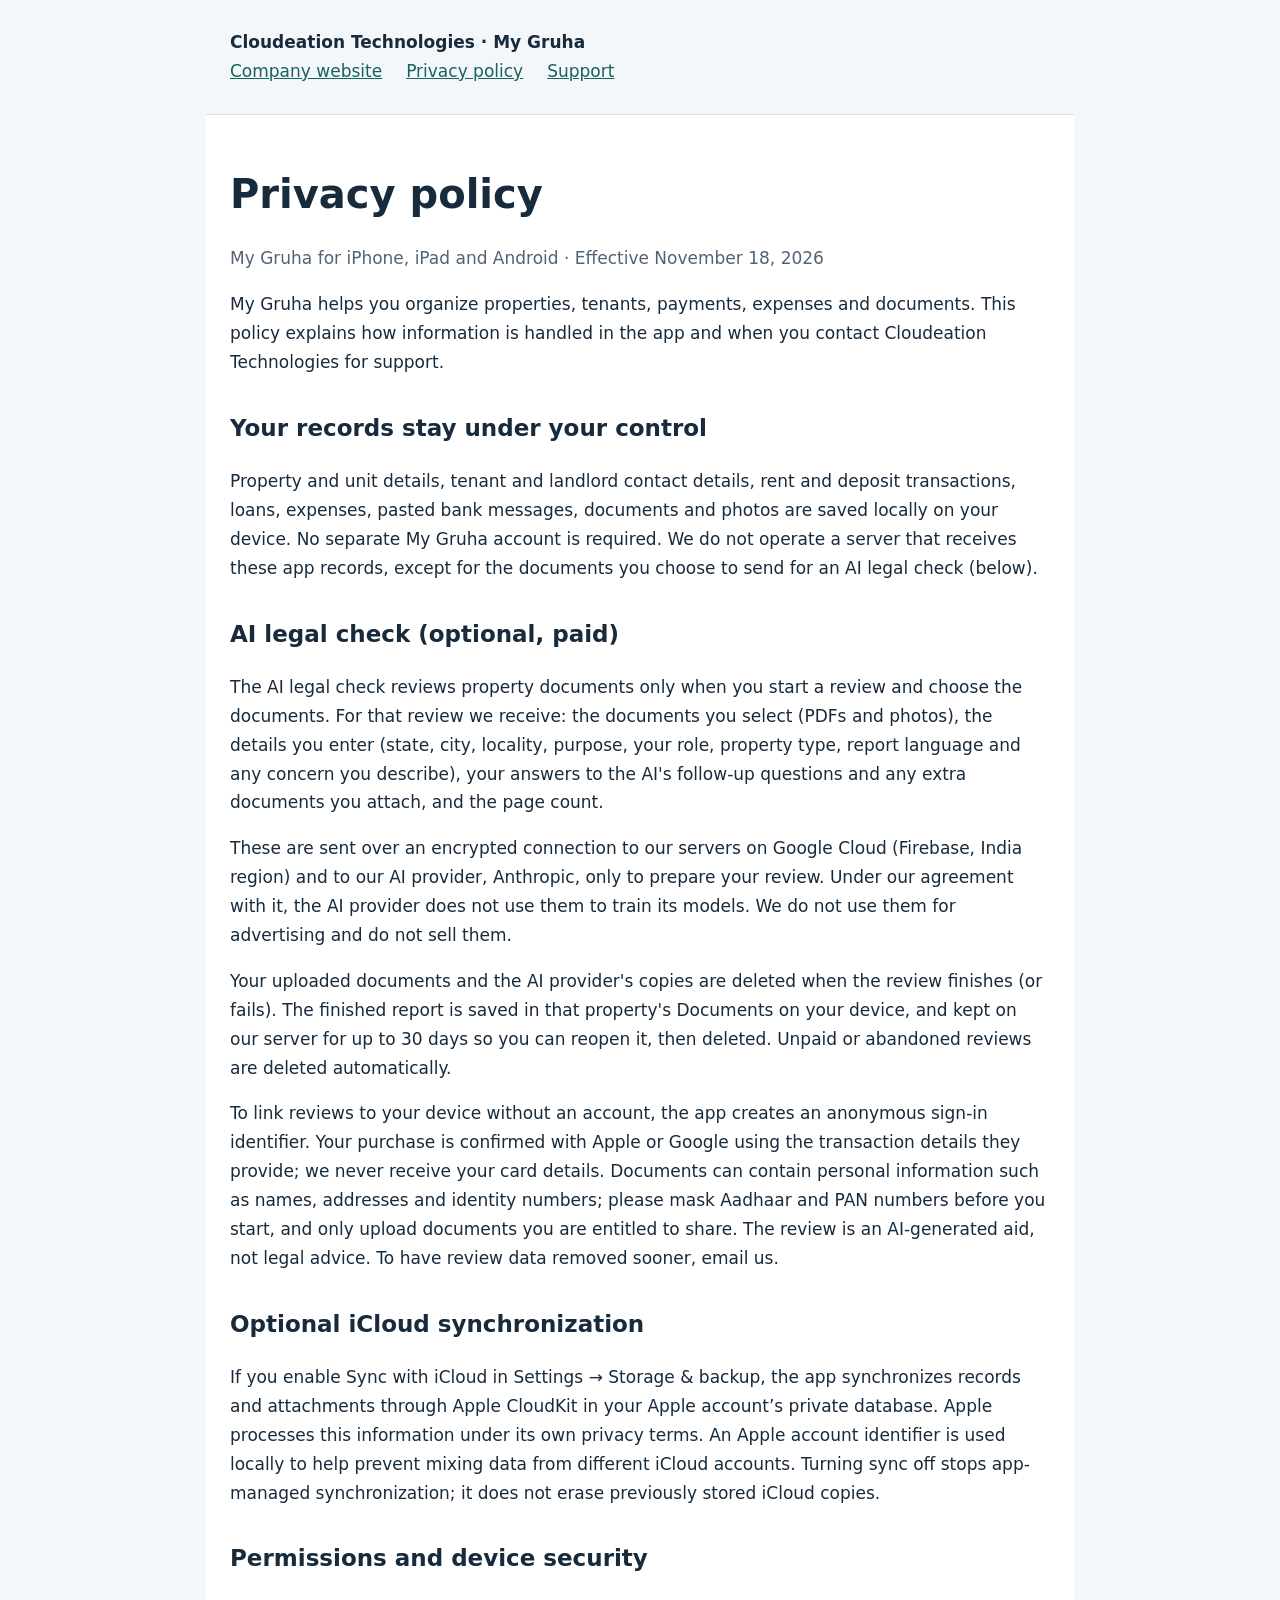
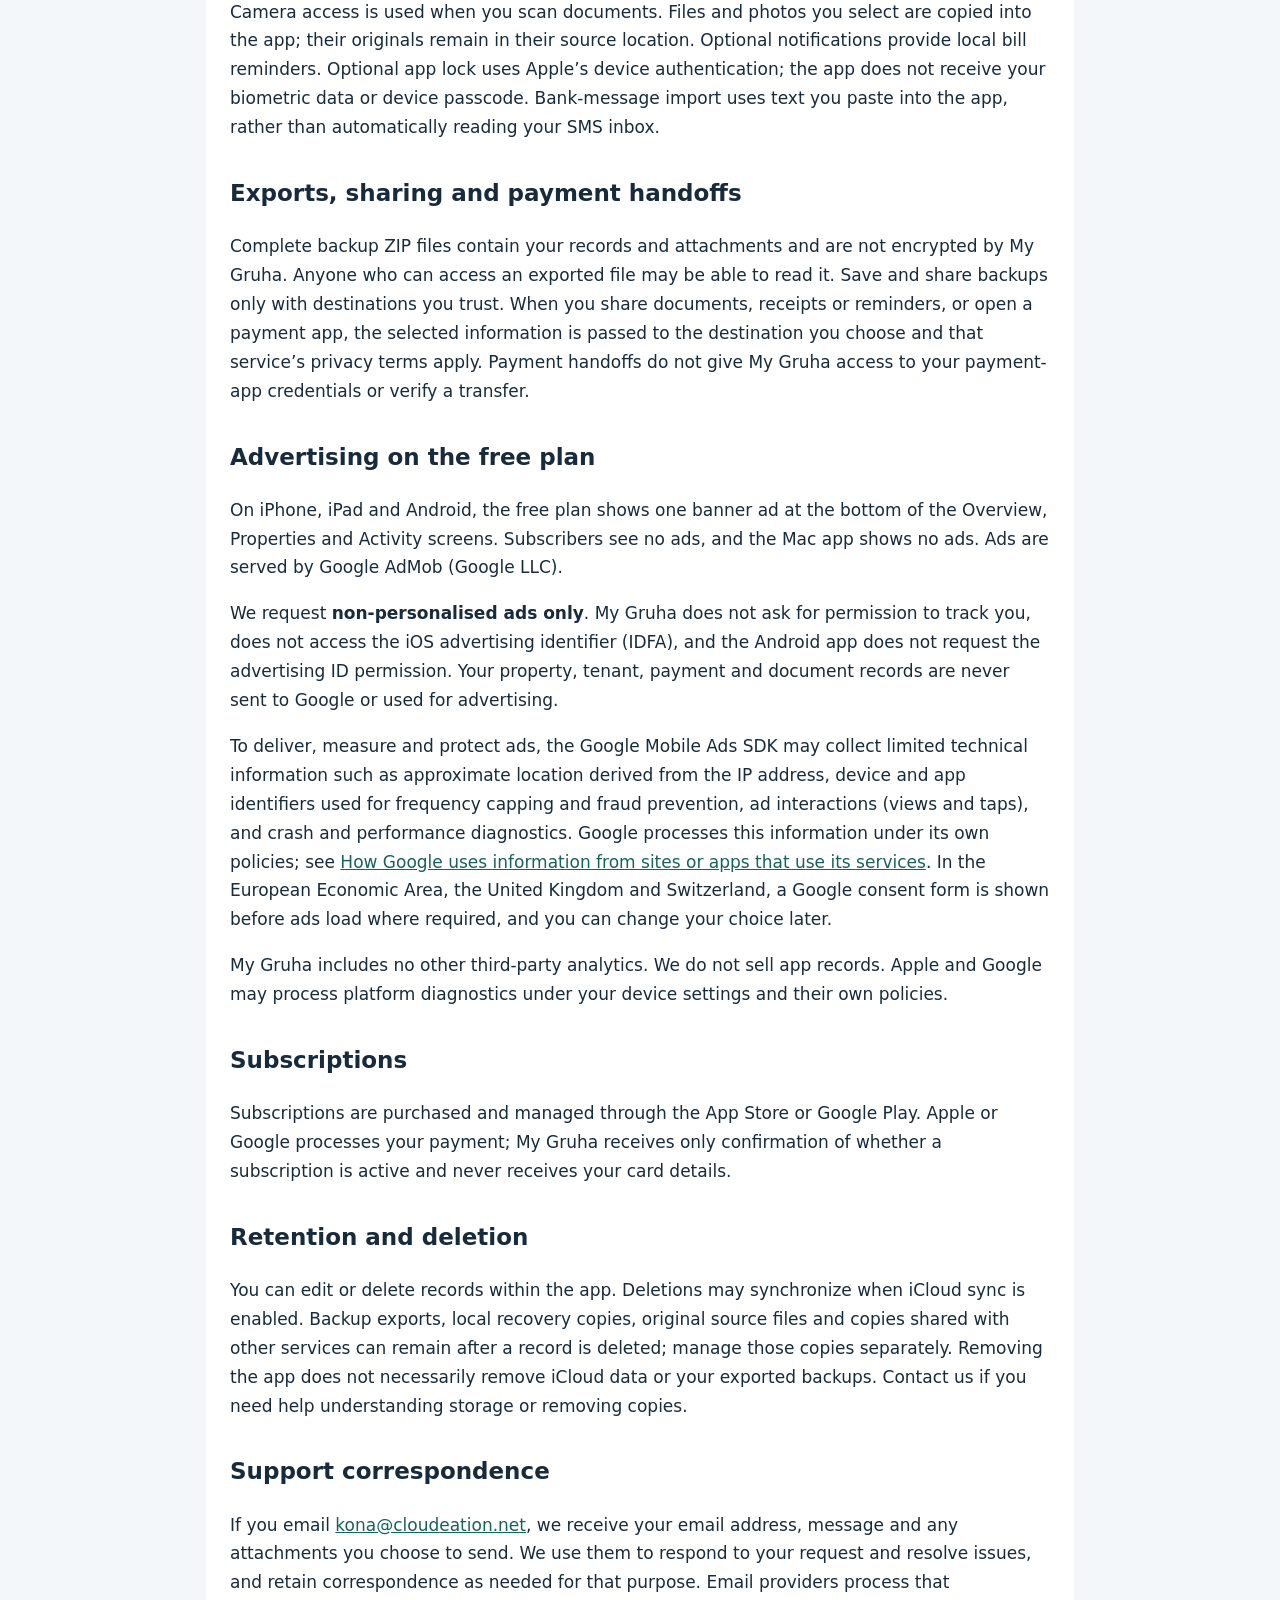
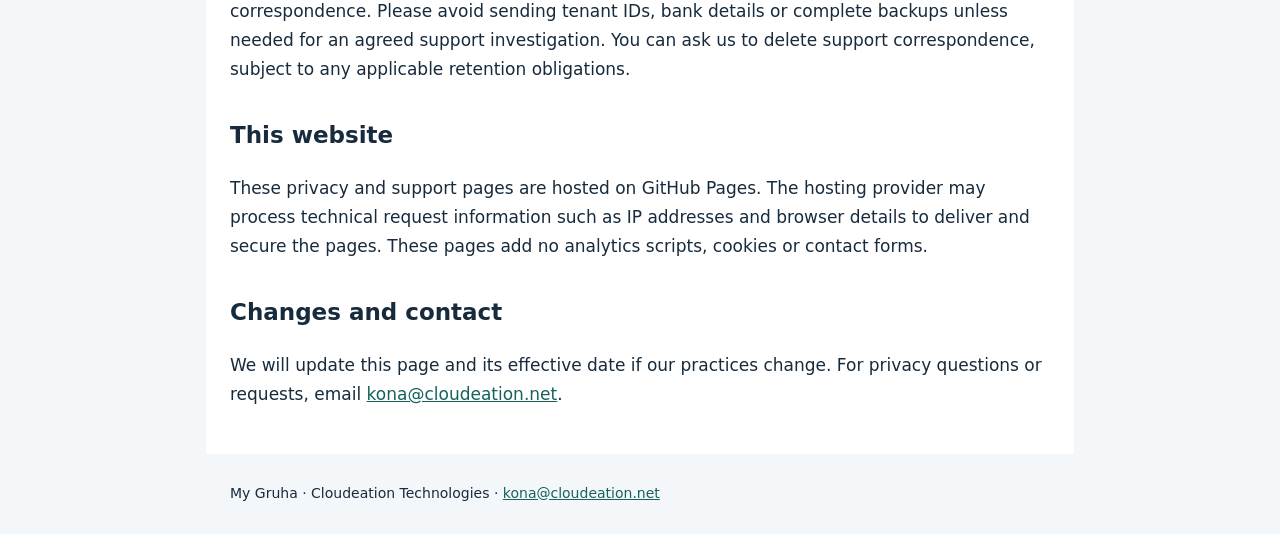
<file: mygruha/privacy/index.html>
<!doctype html>
<html lang="en"><head><meta charset="utf-8"><meta name="viewport" content="width=device-width,initial-scale=1"><title>Privacy policy | My Gruha</title><style>body{margin:0;background:#f4f7fa;color:#182b3c;font:17px/1.7 system-ui,sans-serif}header,main,footer{max-width:820px;margin:auto;padding:28px 24px}header{border-bottom:1px solid #d6e0e7}nav{display:flex;gap:24px;flex-wrap:wrap}a{color:#17625c}h1{font-size:40px;line-height:1.2}h2{font-size:23px;margin-top:32px}main{background:white}small,.muted{color:#526374}a:focus-visible{outline:3px solid #17625c;outline-offset:4px}footer{font-size:14px}</style></head><body><header><strong>Cloudeation Technologies · My Gruha</strong><nav aria-label="Main"><a href="/">Company website</a><a href="/mygruha/privacy/">Privacy policy</a><a href="/mygruha/support/">Support</a></nav></header><main><h1>Privacy policy</h1><p class="muted">My Gruha for iPhone, iPad and Android · Effective November 18, 2026</p><p>My Gruha helps you organize properties, tenants, payments, expenses and documents. This policy explains how information is handled in the app and when you contact Cloudeation Technologies for support.</p><h2>Your records stay under your control</h2><p>Property and unit details, tenant and landlord contact details, rent and deposit transactions, loans, expenses, pasted bank messages, documents and photos are saved locally on your device. No separate My Gruha account is required. We do not operate a server that receives these app records, except for the documents you choose to send for an AI legal check (below).</p>
<h2>AI legal check (optional, paid)</h2>
<p>The AI legal check reviews property documents only when you start a review and choose the documents. For that review we receive: the documents you select (PDFs and photos), the details you enter (state, city, locality, purpose, your role, property type, report language and any concern you describe), your answers to the AI's follow-up questions and any extra documents you attach, and the page count.</p>
<p>These are sent over an encrypted connection to our servers on Google Cloud (Firebase, India region) and to our AI provider, Anthropic, only to prepare your review. Under our agreement with it, the AI provider does not use them to train its models. We do not use them for advertising and do not sell them.</p>
<p>Your uploaded documents and the AI provider's copies are deleted when the review finishes (or fails). The finished report is saved in that property's Documents on your device, and kept on our server for up to 30 days so you can reopen it, then deleted. Unpaid or abandoned reviews are deleted automatically.</p>
<p>To link reviews to your device without an account, the app creates an anonymous sign-in identifier. Your purchase is confirmed with Apple or Google using the transaction details they provide; we never receive your card details. Documents can contain personal information such as names, addresses and identity numbers; please mask Aadhaar and PAN numbers before you start, and only upload documents you are entitled to share. The review is an AI-generated aid, not legal advice. To have review data removed sooner, email us.</p><h2>Optional iCloud synchronization</h2><p>If you enable Sync with iCloud in Settings → Storage &amp; backup, the app synchronizes records and attachments through Apple CloudKit in your Apple account’s private database. Apple processes this information under its own privacy terms. An Apple account identifier is used locally to help prevent mixing data from different iCloud accounts. Turning sync off stops app-managed synchronization; it does not erase previously stored iCloud copies.</p><h2>Permissions and device security</h2><p>Camera access is used when you scan documents. Files and photos you select are copied into the app; their originals remain in their source location. Optional notifications provide local bill reminders. Optional app lock uses Apple’s device authentication; the app does not receive your biometric data or device passcode. Bank-message import uses text you paste into the app, rather than automatically reading your SMS inbox.</p><h2>Exports, sharing and payment handoffs</h2><p>Complete backup ZIP files contain your records and attachments and are not encrypted by My Gruha. Anyone who can access an exported file may be able to read it. Save and share backups only with destinations you trust. When you share documents, receipts or reminders, or open a payment app, the selected information is passed to the destination you choose and that service’s privacy terms apply. Payment handoffs do not give My Gruha access to your payment-app credentials or verify a transfer.</p><h2>Advertising on the free plan</h2><p>On iPhone, iPad and Android, the free plan shows one banner ad at the bottom of the Overview, Properties and Activity screens. Subscribers see no ads, and the Mac app shows no ads. Ads are served by Google AdMob (Google LLC).</p><p>We request <strong>non-personalised ads only</strong>. My Gruha does not ask for permission to track you, does not access the iOS advertising identifier (IDFA), and the Android app does not request the advertising ID permission. Your property, tenant, payment and document records are never sent to Google or used for advertising.</p><p>To deliver, measure and protect ads, the Google Mobile Ads SDK may collect limited technical information such as approximate location derived from the IP address, device and app identifiers used for frequency capping and fraud prevention, ad interactions (views and taps), and crash and performance diagnostics. Google processes this information under its own policies; see <a href="https://policies.google.com/technologies/partner-sites">How Google uses information from sites or apps that use its services</a>. In the European Economic Area, the United Kingdom and Switzerland, a Google consent form is shown before ads load where required, and you can change your choice later.</p><p>My Gruha includes no other third-party analytics. We do not sell app records. Apple and Google may process platform diagnostics under your device settings and their own policies.</p><h2>Subscriptions</h2><p>Subscriptions are purchased and managed through the App Store or Google Play. Apple or Google processes your payment; My Gruha receives only confirmation of whether a subscription is active and never receives your card details.</p><h2>Retention and deletion</h2><p>You can edit or delete records within the app. Deletions may synchronize when iCloud sync is enabled. Backup exports, local recovery copies, original source files and copies shared with other services can remain after a record is deleted; manage those copies separately. Removing the app does not necessarily remove iCloud data or your exported backups. Contact us if you need help understanding storage or removing copies.</p><h2>Support correspondence</h2><p>If you email <a href="mailto:kona@cloudeation.net">kona@cloudeation.net</a>, we receive your email address, message and any attachments you choose to send. We use them to respond to your request and resolve issues, and retain correspondence as needed for that purpose. Email providers process that correspondence. Please avoid sending tenant IDs, bank details or complete backups unless needed for an agreed support investigation. You can ask us to delete support correspondence, subject to any applicable retention obligations.</p><h2>This website</h2><p>These privacy and support pages are hosted on GitHub Pages. The hosting provider may process technical request information such as IP addresses and browser details to deliver and secure the pages. These pages add no analytics scripts, cookies or contact forms.</p><h2>Changes and contact</h2><p>We will update this page and its effective date if our practices change. For privacy questions or requests, email <a href="mailto:kona@cloudeation.net">kona@cloudeation.net</a>.</p></main><footer>My Gruha · Cloudeation Technologies · <a href="mailto:kona@cloudeation.net">kona@cloudeation.net</a></footer></body></html>
</file>
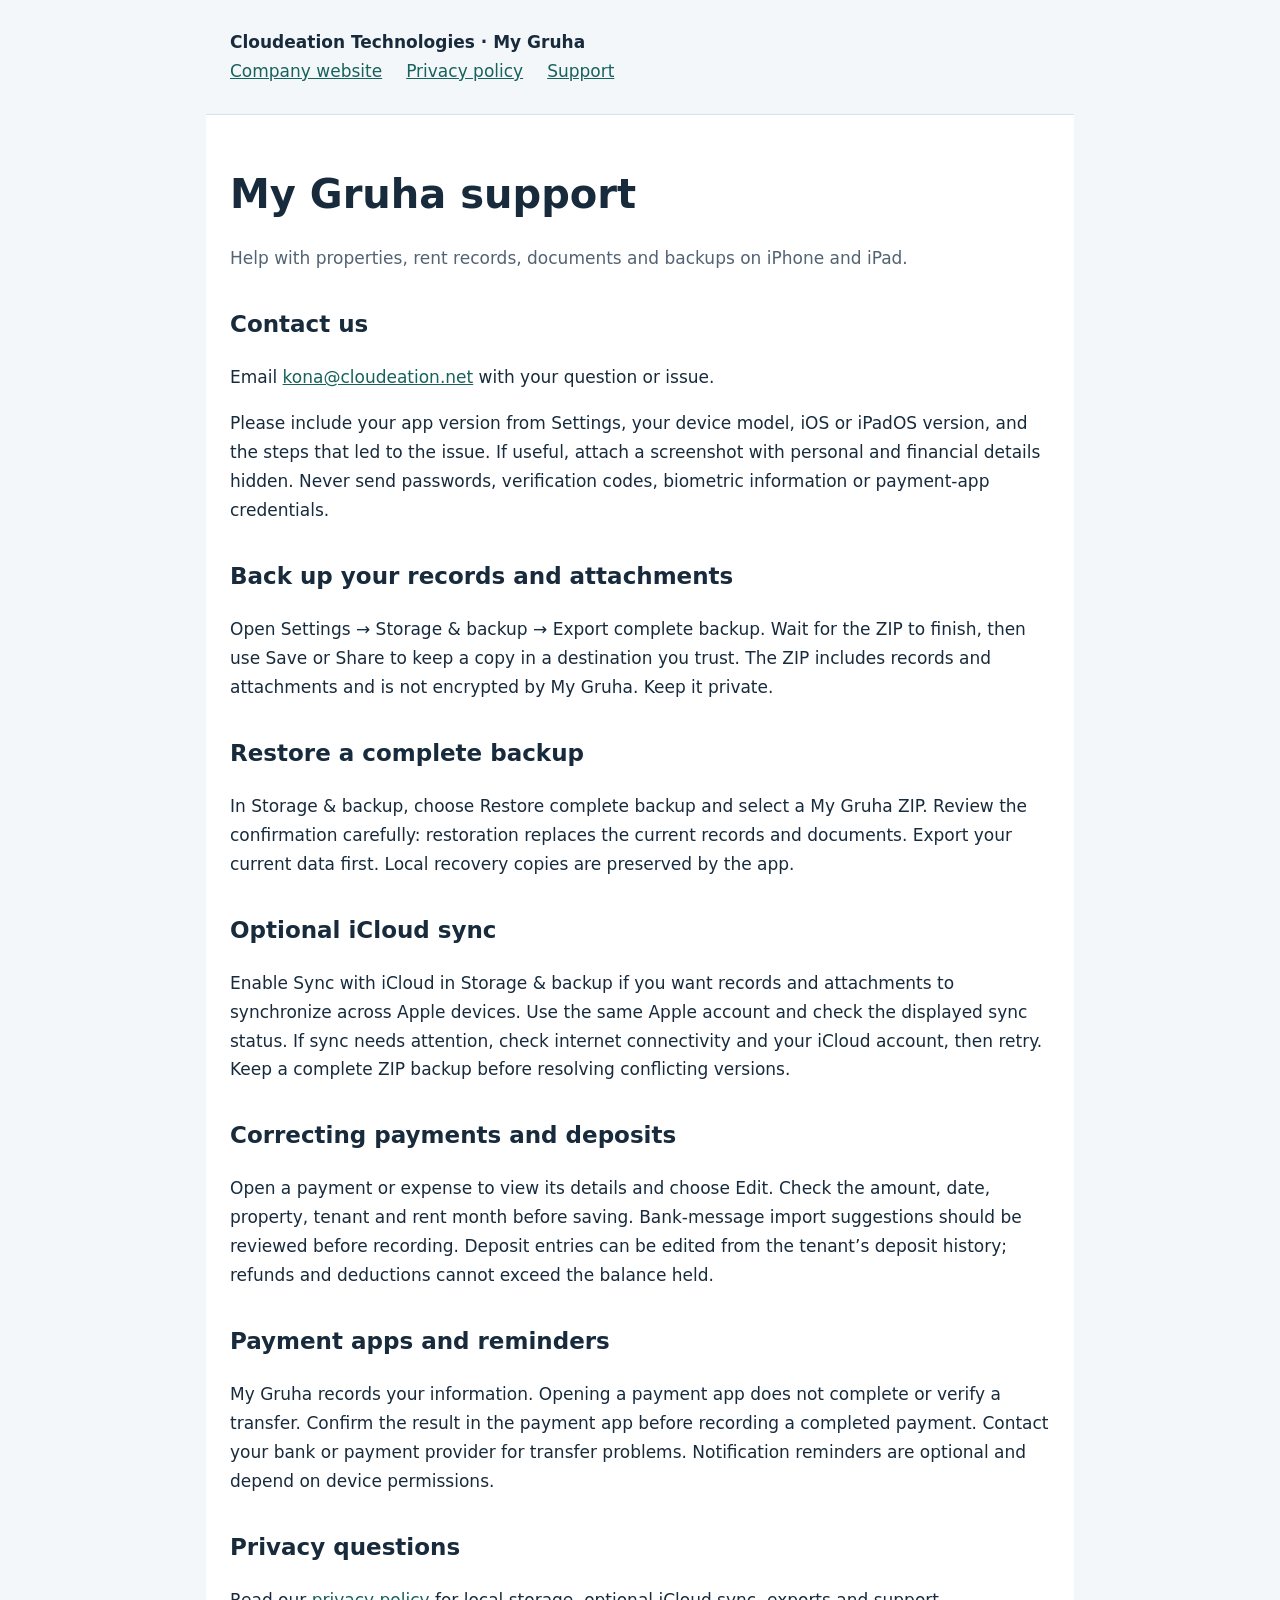
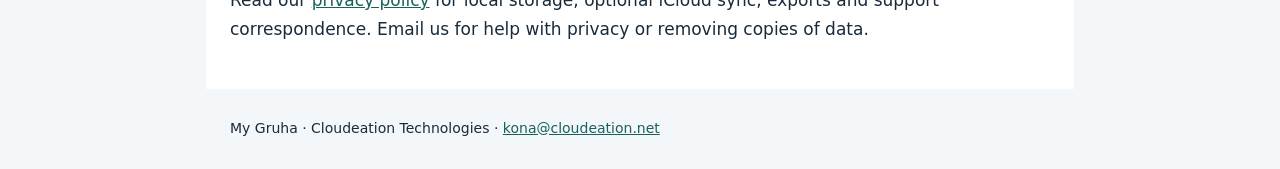
<file: mygruha/support/index.html>
<!doctype html>
<html lang="en"><head><meta charset="utf-8"><meta name="viewport" content="width=device-width,initial-scale=1"><title>Support | My Gruha</title><style>body{margin:0;background:#f4f7fa;color:#182b3c;font:17px/1.7 system-ui,sans-serif}header,main,footer{max-width:820px;margin:auto;padding:28px 24px}header{border-bottom:1px solid #d6e0e7}nav{display:flex;gap:24px;flex-wrap:wrap}a{color:#17625c}h1{font-size:40px;line-height:1.2}h2{font-size:23px;margin-top:32px}main{background:white}small,.muted{color:#526374}a:focus-visible{outline:3px solid #17625c;outline-offset:4px}footer{font-size:14px}</style></head><body><header><strong>Cloudeation Technologies · My Gruha</strong><nav aria-label="Main"><a href="/">Company website</a><a href="/mygruha/privacy/">Privacy policy</a><a href="/mygruha/support/">Support</a></nav></header><main><h1>My Gruha support</h1><p class="muted">Help with properties, rent records, documents and backups on iPhone and iPad.</p><h2>Contact us</h2><p>Email <a href="mailto:kona@cloudeation.net?subject=My%20Gruha%20support">kona@cloudeation.net</a> with your question or issue.</p><p>Please include your app version from Settings, your device model, iOS or iPadOS version, and the steps that led to the issue. If useful, attach a screenshot with personal and financial details hidden. Never send passwords, verification codes, biometric information or payment-app credentials.</p><h2>Back up your records and attachments</h2><p>Open Settings → Storage &amp; backup → Export complete backup. Wait for the ZIP to finish, then use Save or Share to keep a copy in a destination you trust. The ZIP includes records and attachments and is not encrypted by My Gruha. Keep it private.</p><h2>Restore a complete backup</h2><p>In Storage &amp; backup, choose Restore complete backup and select a My Gruha ZIP. Review the confirmation carefully: restoration replaces the current records and documents. Export your current data first. Local recovery copies are preserved by the app.</p><h2>Optional iCloud sync</h2><p>Enable Sync with iCloud in Storage &amp; backup if you want records and attachments to synchronize across Apple devices. Use the same Apple account and check the displayed sync status. If sync needs attention, check internet connectivity and your iCloud account, then retry. Keep a complete ZIP backup before resolving conflicting versions.</p><h2>Correcting payments and deposits</h2><p>Open a payment or expense to view its details and choose Edit. Check the amount, date, property, tenant and rent month before saving. Bank-message import suggestions should be reviewed before recording. Deposit entries can be edited from the tenant’s deposit history; refunds and deductions cannot exceed the balance held.</p><h2>Payment apps and reminders</h2><p>My Gruha records your information. Opening a payment app does not complete or verify a transfer. Confirm the result in the payment app before recording a completed payment. Contact your bank or payment provider for transfer problems. Notification reminders are optional and depend on device permissions.</p><h2>Privacy questions</h2><p>Read our <a href="/mygruha/privacy/">privacy policy</a> for local storage, optional iCloud sync, exports and support correspondence. Email us for help with privacy or removing copies of data.</p></main><footer>My Gruha · Cloudeation Technologies · <a href="mailto:kona@cloudeation.net">kona@cloudeation.net</a></footer></body></html>
</file>
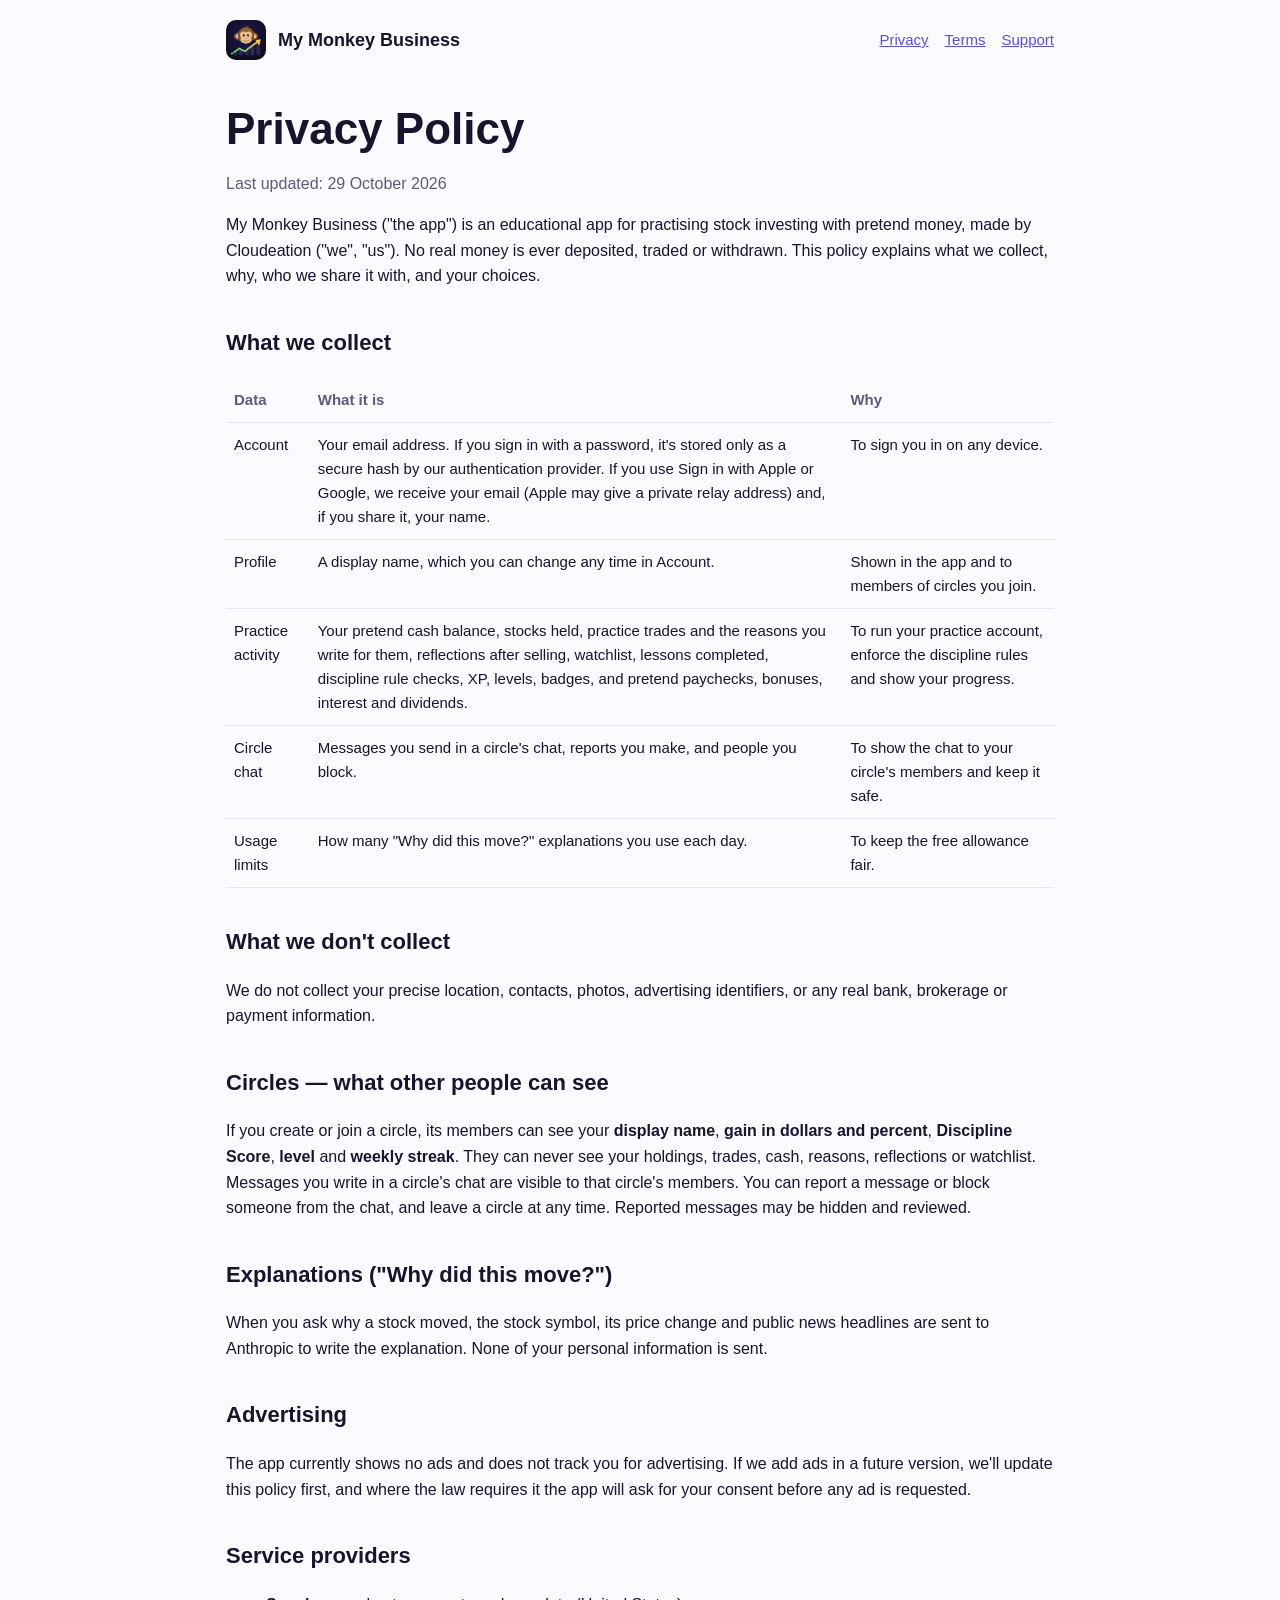
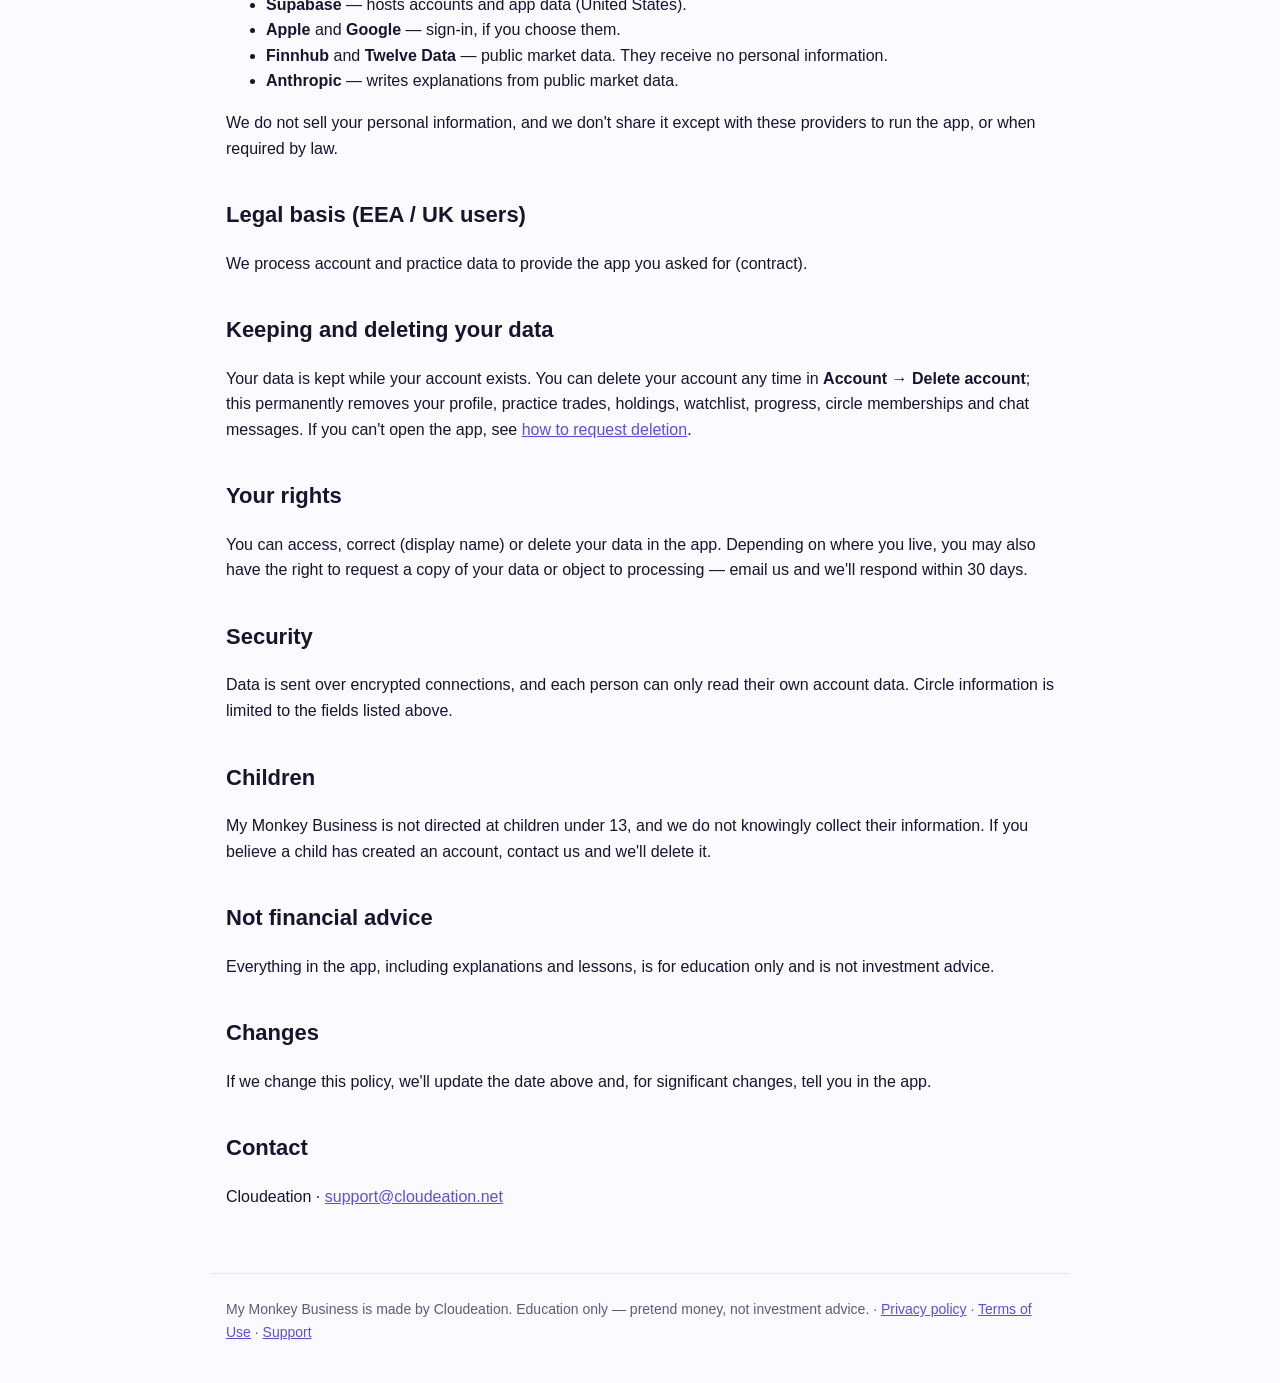
<file: mymonkeybusiness/privacy.html>
<!doctype html>
<html lang="en">
<head>
<meta charset="utf-8">
<meta name="viewport" content="width=device-width, initial-scale=1">
<link rel="stylesheet" href="style.css">
<link rel="icon" href="logo.png">
<title>Privacy Policy · My Monkey Business</title>
</head>
<body>
<header>
  <img src="logo.png" alt="">
  <a class="brand" href="./">My Monkey Business</a>
  <nav><a href="privacy.html">Privacy</a><a href="terms.html">Terms</a><a href="support.html">Support</a></nav>
</header>
<main>
<h1>Privacy Policy</h1>
<p class="muted">Last updated: 29 October 2026</p>

<p>My Monkey Business ("the app") is an educational app for practising stock investing with pretend money, made by Cloudeation ("we", "us"). No real money is ever deposited, traded or withdrawn. This policy explains what we collect, why, who we share it with, and your choices.</p>

<h2>What we collect</h2>
<table>
<tr><th>Data</th><th>What it is</th><th>Why</th></tr>
<tr><td>Account</td><td>Your email address. If you sign in with a password, it's stored only as a secure hash by our authentication provider. If you use Sign in with Apple or Google, we receive your email (Apple may give a private relay address) and, if you share it, your name.</td><td>To sign you in on any device.</td></tr>
<tr><td>Profile</td><td>A display name, which you can change any time in Account.</td><td>Shown in the app and to members of circles you join.</td></tr>
<tr><td>Practice activity</td><td>Your pretend cash balance, stocks held, practice trades and the reasons you write for them, reflections after selling, watchlist, lessons completed, discipline rule checks, XP, levels, badges, and pretend paychecks, bonuses, interest and dividends.</td><td>To run your practice account, enforce the discipline rules and show your progress.</td></tr>
<tr><td>Circle chat</td><td>Messages you send in a circle's chat, reports you make, and people you block.</td><td>To show the chat to your circle's members and keep it safe.</td></tr>
<tr><td>Usage limits</td><td>How many "Why did this move?" explanations you use each day.</td><td>To keep the free allowance fair.</td></tr>
</table>

<h2>What we don't collect</h2>
<p>We do not collect your precise location, contacts, photos, advertising identifiers, or any real bank, brokerage or payment information.</p>

<h2>Circles — what other people can see</h2>
<p>If you create or join a circle, its members can see your <strong>display name</strong>, <strong>gain in dollars and percent</strong>, <strong>Discipline Score</strong>, <strong>level</strong> and <strong>weekly streak</strong>. They can never see your holdings, trades, cash, reasons, reflections or watchlist. Messages you write in a circle's chat are visible to that circle's members. You can report a message or block someone from the chat, and leave a circle at any time. Reported messages may be hidden and reviewed.</p>

<h2>Explanations ("Why did this move?")</h2>
<p>When you ask why a stock moved, the stock symbol, its price change and public news headlines are sent to Anthropic to write the explanation. None of your personal information is sent.</p>

<h2>Advertising</h2>
<p>The app currently shows no ads and does not track you for advertising. If we add ads in a future version, we'll update this policy first, and where the law requires it the app will ask for your consent before any ad is requested.</p>

<h2>Service providers</h2>
<ul>
<li><strong>Supabase</strong> — hosts accounts and app data (United States).</li>
<li><strong>Apple</strong> and <strong>Google</strong> — sign-in, if you choose them.</li>
<li><strong>Finnhub</strong> and <strong>Twelve Data</strong> — public market data. They receive no personal information.</li>
<li><strong>Anthropic</strong> — writes explanations from public market data.</li>
</ul>
<p>We do not sell your personal information, and we don't share it except with these providers to run the app, or when required by law.</p>

<h2>Legal basis (EEA / UK users)</h2>
<p>We process account and practice data to provide the app you asked for (contract).</p>

<h2>Keeping and deleting your data</h2>
<p>Your data is kept while your account exists. You can delete your account any time in <strong>Account → Delete account</strong>; this permanently removes your profile, practice trades, holdings, watchlist, progress, circle memberships and chat messages. If you can't open the app, see <a href="support.html#delete">how to request deletion</a>.</p>

<h2>Your rights</h2>
<p>You can access, correct (display name) or delete your data in the app. Depending on where you live, you may also have the right to request a copy of your data or object to processing — email us and we'll respond within 30 days.</p>

<h2>Security</h2>
<p>Data is sent over encrypted connections, and each person can only read their own account data. Circle information is limited to the fields listed above.</p>

<h2>Children</h2>
<p>My Monkey Business is not directed at children under 13, and we do not knowingly collect their information. If you believe a child has created an account, contact us and we'll delete it.</p>

<h2>Not financial advice</h2>
<p>Everything in the app, including explanations and lessons, is for education only and is not investment advice.</p>

<h2>Changes</h2>
<p>If we change this policy, we'll update the date above and, for significant changes, tell you in the app.</p>

<h2>Contact</h2>
<p>Cloudeation · <a href="mailto:support@cloudeation.net">support@cloudeation.net</a></p>
</main>
<footer>
  My Monkey Business is made by Cloudeation. Education only — pretend money, not investment advice.
  · <a href="privacy.html">Privacy policy</a> · <a href="terms.html">Terms of Use</a> · <a href="support.html">Support</a>
</footer>
</body>
</html>
</file>
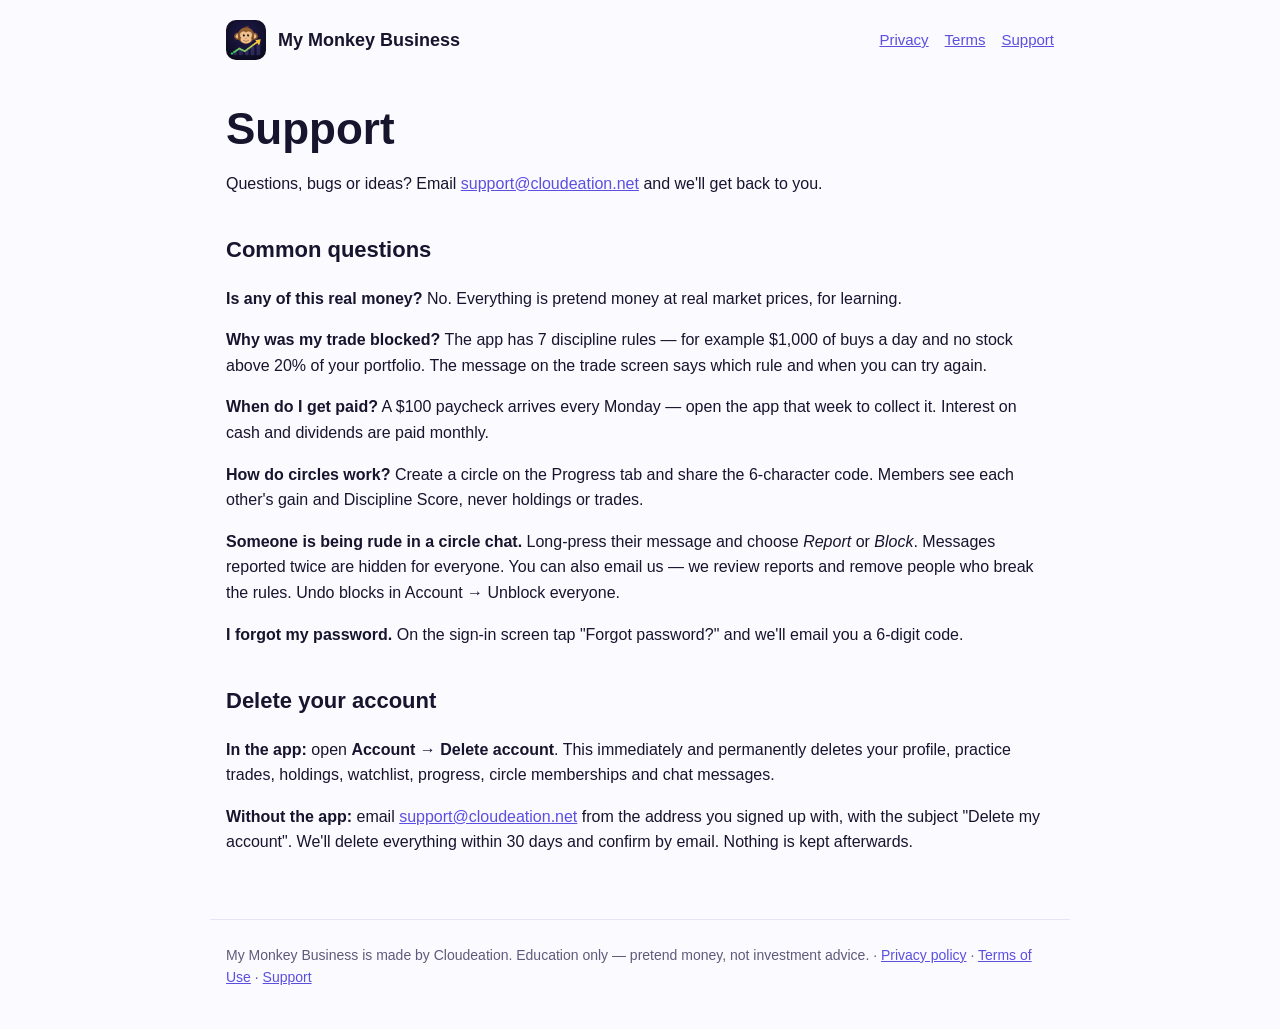
<file: mymonkeybusiness/support.html>
<!doctype html>
<html lang="en">
<head>
<meta charset="utf-8">
<meta name="viewport" content="width=device-width, initial-scale=1">
<link rel="stylesheet" href="style.css">
<link rel="icon" href="logo.png">
<title>Support · My Monkey Business</title>
</head>
<body>
<header>
  <img src="logo.png" alt="">
  <a class="brand" href="./">My Monkey Business</a>
  <nav><a href="privacy.html">Privacy</a><a href="terms.html">Terms</a><a href="support.html">Support</a></nav>
</header>
<main>
<h1>Support</h1>
<p>Questions, bugs or ideas? Email <a href="mailto:support@cloudeation.net">support@cloudeation.net</a> and we'll get back to you.</p>

<h2>Common questions</h2>
<p><strong>Is any of this real money?</strong> No. Everything is pretend money at real market prices, for learning.</p>
<p><strong>Why was my trade blocked?</strong> The app has 7 discipline rules — for example $1,000 of buys a day and no stock above 20% of your portfolio. The message on the trade screen says which rule and when you can try again.</p>
<p><strong>When do I get paid?</strong> A $100 paycheck arrives every Monday — open the app that week to collect it. Interest on cash and dividends are paid monthly.</p>
<p><strong>How do circles work?</strong> Create a circle on the Progress tab and share the 6-character code. Members see each other's gain and Discipline Score, never holdings or trades.</p>
<p><strong>Someone is being rude in a circle chat.</strong> Long-press their message and choose <em>Report</em> or <em>Block</em>. Messages reported twice are hidden for everyone. You can also email us — we review reports and remove people who break the rules. Undo blocks in Account → Unblock everyone.</p>
<p><strong>I forgot my password.</strong> On the sign-in screen tap "Forgot password?" and we'll email you a 6-digit code.</p>

<h2 id="delete">Delete your account</h2>
<p><strong>In the app:</strong> open <strong>Account → Delete account</strong>. This immediately and permanently deletes your profile, practice trades, holdings, watchlist, progress, circle memberships and chat messages.</p>
<p><strong>Without the app:</strong> email <a href="mailto:support@cloudeation.net?subject=Delete%20my%20My%20Monkey%20Business%20account">support@cloudeation.net</a> from the address you signed up with, with the subject "Delete my account". We'll delete everything within 30 days and confirm by email. Nothing is kept afterwards.</p>
</main>
<footer>
  My Monkey Business is made by Cloudeation. Education only — pretend money, not investment advice.
  · <a href="privacy.html">Privacy policy</a> · <a href="terms.html">Terms of Use</a> · <a href="support.html">Support</a>
</footer>
</body>
</html>
</file>
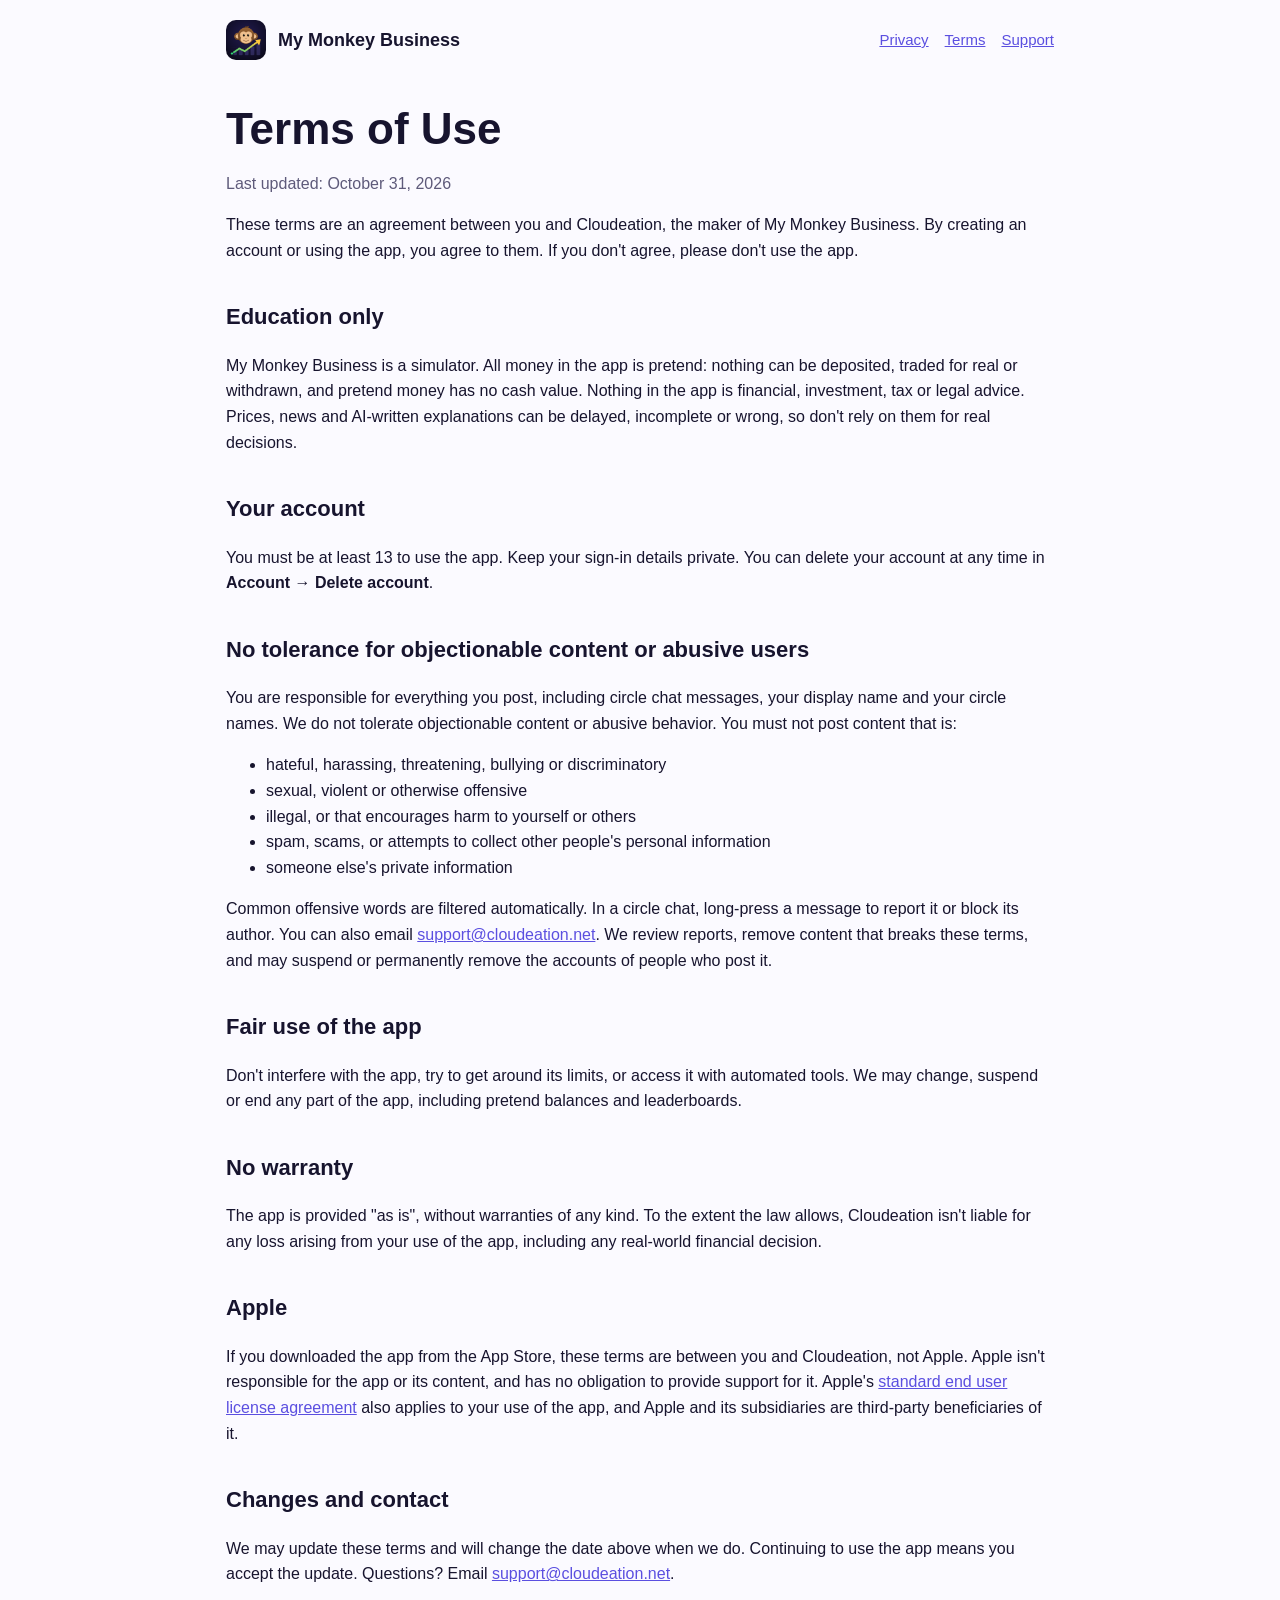
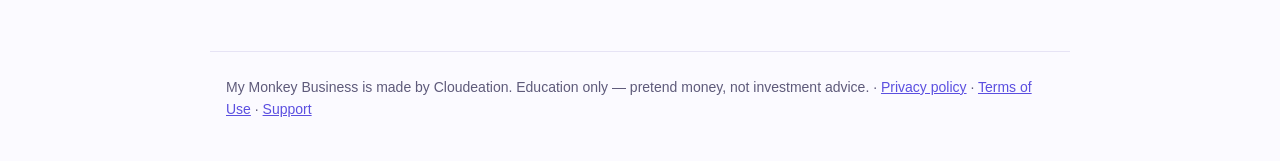
<file: mymonkeybusiness/terms.html>
<!doctype html>
<html lang="en">
<head>
<meta charset="utf-8">
<meta name="viewport" content="width=device-width, initial-scale=1">
<link rel="stylesheet" href="style.css">
<link rel="icon" href="logo.png">
<title>Terms of Use · My Monkey Business</title>
</head>
<body>
<header>
  <img src="logo.png" alt="">
  <a class="brand" href="./">My Monkey Business</a>
  <nav><a href="privacy.html">Privacy</a><a href="terms.html">Terms</a><a href="support.html">Support</a></nav>
</header>
<main>
<h1>Terms of Use</h1>
<p class="muted">Last updated: October 31, 2026</p>
<p>These terms are an agreement between you and Cloudeation, the maker of My Monkey Business. By creating an account or using the app, you agree to them. If you don't agree, please don't use the app.</p>

<h2>Education only</h2>
<p>My Monkey Business is a simulator. All money in the app is pretend: nothing can be deposited, traded for real or withdrawn, and pretend money has no cash value. Nothing in the app is financial, investment, tax or legal advice. Prices, news and AI-written explanations can be delayed, incomplete or wrong, so don't rely on them for real decisions.</p>

<h2>Your account</h2>
<p>You must be at least 13 to use the app. Keep your sign-in details private. You can delete your account at any time in <strong>Account → Delete account</strong>.</p>

<h2 id="conduct">No tolerance for objectionable content or abusive users</h2>
<p>You are responsible for everything you post, including circle chat messages, your display name and your circle names. We do not tolerate objectionable content or abusive behavior. You must not post content that is:</p>
<ul>
<li>hateful, harassing, threatening, bullying or discriminatory</li>
<li>sexual, violent or otherwise offensive</li>
<li>illegal, or that encourages harm to yourself or others</li>
<li>spam, scams, or attempts to collect other people's personal information</li>
<li>someone else's private information</li>
</ul>
<p>Common offensive words are filtered automatically. In a circle chat, long-press a message to report it or block its author. You can also email <a href="mailto:support@cloudeation.net">support@cloudeation.net</a>. We review reports, remove content that breaks these terms, and may suspend or permanently remove the accounts of people who post it.</p>

<h2>Fair use of the app</h2>
<p>Don't interfere with the app, try to get around its limits, or access it with automated tools. We may change, suspend or end any part of the app, including pretend balances and leaderboards.</p>

<h2>No warranty</h2>
<p>The app is provided "as is", without warranties of any kind. To the extent the law allows, Cloudeation isn't liable for any loss arising from your use of the app, including any real-world financial decision.</p>

<h2>Apple</h2>
<p>If you downloaded the app from the App Store, these terms are between you and Cloudeation, not Apple. Apple isn't responsible for the app or its content, and has no obligation to provide support for it. Apple's <a href="https://www.apple.com/legal/internet-services/itunes/dev/stdeula/">standard end user license agreement</a> also applies to your use of the app, and Apple and its subsidiaries are third-party beneficiaries of it.</p>

<h2>Changes and contact</h2>
<p>We may update these terms and will change the date above when we do. Continuing to use the app means you accept the update. Questions? Email <a href="mailto:support@cloudeation.net">support@cloudeation.net</a>.</p>
</main>
<footer>
  My Monkey Business is made by Cloudeation. Education only — pretend money, not investment advice.
  · <a href="privacy.html">Privacy policy</a> · <a href="terms.html">Terms of Use</a> · <a href="support.html">Support</a>
</footer>
</body>
</html>
</file>
<file: assets/css/styles.css>
/* ============================================================
   Cloudeation Technologies — site styles
   Palette: navy #0f172a / #1e3a8a, blue #2563eb / #3b82f6,
            accent orange #ea580c, teal #14b8a6, slate greys
   ============================================================ */

:root {
  --navy-950: #0b1120;
  --navy-900: #0f172a;
  --navy-800: #1e293b;
  --brand-900: #1e3a8a;
  --brand-800: #1e40af;
  --brand-700: #1d4ed8;
  --brand-600: #2563eb;
  --brand-500: #3b82f6;
  --brand-100: #dbeafe;
  --brand-50:  #eff6ff;
  --accent:    #ea580c;
  --accent-600:#c2410c;
  --teal:      #14b8a6;
  --ink:       #0f172a;
  --body:      #334155;
  --muted:     #64748b;
  --line:      #e2e8f0;
  --bg:        #ffffff;
  --bg-soft:   #f8fafc;
  --bg-slate:  #f1f5f9;
  --radius:    16px;
  --shadow-sm: 0 1px 2px rgba(15,23,42,.06), 0 1px 3px rgba(15,23,42,.04);
  --shadow-md: 0 10px 30px rgba(15,23,42,.10);
  --shadow-lg: 0 24px 60px rgba(15,23,42,.16);
  --container: 1200px;
  --font: "Inter", ui-sans-serif, system-ui, -apple-system, "Segoe UI", Roboto, "Helvetica Neue", Arial, sans-serif;
}

*, *::before, *::after { box-sizing: border-box; }

html { scroll-behavior: smooth; scroll-padding-top: 88px; -webkit-text-size-adjust: 100%; }

body {
  margin: 0;
  font-family: var(--font);
  font-size: 17px;
  line-height: 1.65;
  color: var(--body);
  background: var(--bg);
  -webkit-font-smoothing: antialiased;
}

img { max-width: 100%; height: auto; display: block; }
a { color: var(--brand-600); text-decoration: none; }
a:hover { color: var(--brand-800); }

h1, h2, h3, h4 { color: var(--ink); line-height: 1.2; margin: 0 0 .5em; font-weight: 800; }

.container {
  width: 100%;
  max-width: var(--container);
  margin: 0 auto;
  padding: 0 24px;
}

.section { padding: 96px 0; }
.section--soft  { background: var(--bg-soft); }
.section--slate { background: var(--bg-slate); }
.section--navy {
  background: linear-gradient(135deg, var(--navy-900) 0%, #14213d 55%, var(--brand-900) 100%);
  color: #cbd5e1;
}
.section--teal-top { border-top: 4px solid var(--teal); }

.eyebrow {
  display: inline-block;
  font-size: 13px;
  font-weight: 700;
  letter-spacing: .16em;
  text-transform: uppercase;
  color: var(--brand-600);
  margin-bottom: 14px;
}
.section--navy .eyebrow { color: #7dd3fc; }

.section-head { max-width: 720px; margin: 0 auto 56px; text-align: center; }
.section-head h2 {
  font-size: clamp(28px, 4vw, 40px);
  text-transform: uppercase;
  letter-spacing: .02em;
  color: var(--brand-900);
}
.section--navy .section-head h2 { color: #fff; }
.section-head p { font-size: 18px; color: var(--muted); margin: 0; }
.section--navy .section-head p { color: #94a3b8; }

/* ---------- buttons ---------- */
.btn {
  display: inline-flex;
  align-items: center;
  gap: 8px;
  font-weight: 700;
  font-size: 15px;
  padding: 14px 26px;
  border-radius: 10px;
  border: 2px solid transparent;
  cursor: pointer;
  transition: transform .15s ease, background .2s ease, color .2s ease, box-shadow .2s ease;
  white-space: nowrap;
}
.btn:active { transform: translateY(1px); }
.btn--primary { background: var(--brand-600); color: #fff; box-shadow: 0 8px 20px rgba(37,99,235,.28); }
.btn--primary:hover { background: var(--brand-800); color: #fff; }
.btn--accent { background: var(--accent); color: #fff; box-shadow: 0 8px 20px rgba(234,88,12,.3); }
.btn--accent:hover { background: var(--accent-600); color: #fff; }
.btn--ghost { background: transparent; color: #fff; border-color: rgba(255,255,255,.5); }
.btn--ghost:hover { background: rgba(255,255,255,.12); color: #fff; }
.btn--outline { background: #fff; color: var(--brand-800); border-color: var(--line); }
.btn--outline:hover { border-color: var(--brand-500); color: var(--brand-800); }

/* ---------- header / nav ---------- */
.site-header {
  position: sticky;
  top: 0;
  z-index: 50;
  background: rgba(255,255,255,.92);
  backdrop-filter: saturate(180%) blur(10px);
  border-bottom: 1px solid var(--line);
}
.nav {
  display: flex;
  align-items: center;
  justify-content: space-between;
  gap: 24px;
  padding: 14px 0;
}
.nav__logo img { height: 42px; width: auto; }
.nav__links {
  display: flex;
  align-items: center;
  gap: 34px;
  list-style: none;
  margin: 0;
  padding: 0;
  font-weight: 700;
  font-size: 15px;
}
.nav__links a { color: var(--navy-900); }
.nav__links a:hover { color: var(--brand-600); }
.nav__actions { display: flex; align-items: center; gap: 12px; }
.nav__toggle {
  display: none;
  background: none;
  border: 0;
  padding: 8px;
  cursor: pointer;
  color: var(--navy-900);
}

/* ---------- hero ---------- */
.hero {
  position: relative;
  color: #e2e8f0;
  background: radial-gradient(1100px 500px at 80% -10%, rgba(59,130,246,.35), transparent 60%),
              linear-gradient(135deg, var(--navy-950) 0%, #0f1e3d 45%, var(--brand-900) 100%);
  overflow: hidden;
}
.hero::after {
  content: "";
  position: absolute;
  right: -160px; top: -160px;
  width: 520px; height: 520px;
  background: radial-gradient(circle, rgba(20,184,166,.22), transparent 70%);
  filter: blur(20px);
}
.hero__inner {
  position: relative;
  z-index: 1;
  display: grid;
  grid-template-columns: 1.1fr .9fr;
  gap: 56px;
  align-items: center;
  padding: 110px 0 120px;
}
.hero h1 {
  color: #fff;
  font-size: clamp(34px, 5.2vw, 60px);
  font-weight: 800;
  letter-spacing: -.02em;
  margin-bottom: 22px;
}
.hero h1 .grad {
  background: linear-gradient(90deg, #38bdf8, #818cf8);
  -webkit-background-clip: text; background-clip: text; color: transparent;
}
.hero p.lead { font-size: 20px; color: #cbd5e1; max-width: 560px; margin: 0 0 34px; }
.hero__cta { display: flex; flex-wrap: wrap; gap: 14px; }
.hero__panel {
  background: rgba(255,255,255,.06);
  border: 1px solid rgba(255,255,255,.14);
  border-radius: 20px;
  padding: 28px;
  backdrop-filter: blur(4px);
}
.hero__panel h3 { color: #fff; font-size: 17px; margin-bottom: 16px; }
.hero__panel ul { list-style: none; margin: 0; padding: 0; display: grid; gap: 12px; }
.hero__panel li { display: flex; gap: 10px; align-items: flex-start; color: #dbeafe; font-size: 15px; }
.hero__panel li svg { flex-shrink: 0; margin-top: 3px; color: var(--teal); }

/* ---------- logos strip ---------- */
.clients { padding: 44px 0; background: #fff; border-bottom: 1px solid var(--line); }
.clients p {
  text-align: center;
  font-size: 13px;
  letter-spacing: .14em;
  text-transform: uppercase;
  color: var(--muted);
  font-weight: 700;
  margin: 0 0 22px;
}
.clients__row {
  display: flex;
  flex-wrap: wrap;
  justify-content: center;
  gap: 18px 40px;
}
.clients__row span {
  font-weight: 800;
  font-size: 17px;
  color: #94a3b8;
  letter-spacing: .01em;
}

/* ---------- services grid ---------- */
.grid {
  display: grid;
  grid-template-columns: repeat(auto-fill, minmax(300px, 1fr));
  gap: 26px;
}
.card {
  background: #fff;
  border: 1px solid var(--line);
  border-radius: var(--radius);
  padding: 30px;
  box-shadow: var(--shadow-sm);
  transition: transform .18s ease, box-shadow .18s ease;
}
.card:hover { transform: translateY(-4px); box-shadow: var(--shadow-md); }
.card__icon {
  width: 52px; height: 52px;
  border-radius: 13px;
  display: flex; align-items: center; justify-content: center;
  background: var(--brand-50);
  color: var(--brand-600);
  margin-bottom: 18px;
}
.card__icon--accent { background: #fff7ed; color: var(--accent); }
.card__icon--teal { background: #f0fdfa; color: var(--teal); }
.card h3 { font-size: 19px; }
.card p { margin: 0; font-size: 15.5px; color: var(--muted); }

/* ---------- split feature ---------- */
.split {
  display: grid;
  grid-template-columns: 1fr 1fr;
  gap: 56px;
  align-items: center;
}
.split__media { align-self: center; }
.split__media img {
  border-radius: var(--radius);
  box-shadow: var(--shadow-md);
  width: 100%;
  aspect-ratio: 4 / 3;
  object-fit: cover;
}
/* about: compact square portrait */
.split--about .split__media { max-width: 340px; margin: 0 auto; }
.split--about .split__media img { aspect-ratio: 1 / 1; border-radius: 20px; }
.split h2 { font-size: clamp(26px, 3.4vw, 34px); color: var(--brand-900); text-transform: uppercase; }
.split ul { list-style: none; margin: 20px 0 0; padding: 0; display: grid; gap: 16px; }
.split li { display: flex; gap: 12px; align-items: flex-start; }
.split li svg { flex-shrink: 0; margin-top: 4px; color: var(--brand-600); }
.split li strong { display: block; color: var(--ink); }
.split li span { font-size: 15px; color: var(--muted); }

/* ---------- stats ---------- */
.stats { display: grid; grid-template-columns: repeat(auto-fit, minmax(200px, 1fr)); gap: 28px; }
.stat { text-align: center; }
.stat b {
  display: block;
  font-size: clamp(34px, 5vw, 48px);
  font-weight: 800;
  color: #fff;
  line-height: 1;
}
.stat span { display: block; margin-top: 10px; font-weight: 700; color: #7dd3fc; font-size: 15px; }
.stat small { display: block; margin-top: 4px; color: #94a3b8; font-size: 13.5px; }

/* ---------- products ---------- */
.product {
  display: grid;
  grid-template-columns: auto 1fr auto;
  gap: 28px;
  align-items: center;
  background: #fff;
  border: 1px solid var(--line);
  border-radius: var(--radius);
  padding: 30px;
  box-shadow: var(--shadow-sm);
  transition: transform .18s ease, box-shadow .18s ease;
}
.product:hover { transform: translateY(-4px); box-shadow: var(--shadow-md); }
.product__logo {
  width: 84px; height: 84px;
  border-radius: 18px;
  border: 1px solid var(--line);
}
.product h3 { font-size: 22px; margin-bottom: 4px; }
.product .kicker { color: var(--brand-600); font-weight: 700; font-size: 14px; margin: 0 0 10px; }
.product p { margin: 0; color: var(--muted); font-size: 15.5px; }
.product__tags { margin-top: 14px; display: flex; flex-wrap: wrap; gap: 8px; }
.product__tags span {
  font-size: 12.5px; font-weight: 600;
  background: var(--brand-50); color: var(--brand-800);
  padding: 5px 11px; border-radius: 999px;
}

/* ---------- contact ---------- */
.contact-grid { display: grid; grid-template-columns: .9fr 1.1fr; gap: 56px; }
.contact-info h3 { color: #fff; font-size: 24px; }
.contact-info p { color: #94a3b8; }
.contact-info ul { list-style: none; margin: 24px 0 0; padding: 0; display: grid; gap: 18px; }
.contact-info li { display: flex; gap: 14px; align-items: center; color: #e2e8f0; }
.contact-info li svg { flex-shrink: 0; color: var(--teal); }
.contact-info a { color: #e2e8f0; }
.contact-info a:hover { color: #fff; }

.form { background: #fff; border-radius: 18px; padding: 30px; box-shadow: var(--shadow-lg); }
.form .row { display: grid; grid-template-columns: 1fr 1fr; gap: 16px; }
.field { margin-bottom: 16px; }
.field label { display: block; font-size: 13.5px; font-weight: 700; color: #334155; margin-bottom: 6px; }
.field input, .field textarea {
  width: 100%;
  font: inherit;
  font-size: 15px;
  padding: 12px 14px;
  border: 1px solid var(--line);
  border-radius: 10px;
  background: var(--bg-soft);
  color: var(--ink);
  transition: border-color .15s ease, box-shadow .15s ease;
}
.field input:focus, .field textarea:focus {
  outline: none;
  border-color: var(--brand-500);
  box-shadow: 0 0 0 3px rgba(59,130,246,.15);
  background: #fff;
}
.field textarea { resize: vertical; min-height: 120px; }
.form__note { font-size: 13px; color: var(--muted); margin: 10px 0 0; }
.form__status { font-size: 14px; font-weight: 600; margin: 12px 0 0; }
.form__status.ok { color: #15803d; }
.form__status.err { color: #b91c1c; }

/* ---------- footer ---------- */
.site-footer { background: var(--navy-950); color: #94a3b8; padding: 64px 0 28px; }
.site-footer__grid {
  display: grid;
  grid-template-columns: 1.4fr 1fr 1fr 1fr;
  gap: 40px;
}
.site-footer img.flogo { height: 40px; width: auto; filter: brightness(0) invert(1); opacity: .9; margin-bottom: 16px; }
.site-footer p { font-size: 15px; max-width: 340px; }
.site-footer h4 { color: #fff; font-size: 15px; letter-spacing: .04em; text-transform: uppercase; margin-bottom: 14px; }
.site-footer ul { list-style: none; margin: 0; padding: 0; display: grid; gap: 10px; }
.site-footer a { color: #94a3b8; font-size: 15px; }
.site-footer a:hover { color: #fff; }
.site-footer__bottom {
  margin-top: 48px;
  padding-top: 24px;
  border-top: 1px solid rgba(255,255,255,.08);
  text-align: center;
  font-size: 13.5px;
  color: #64748b;
}

/* ---------- page hero (subpages) ---------- */
.page-hero {
  background: linear-gradient(135deg, var(--navy-900), var(--brand-900));
  color: #cbd5e1;
  padding: 64px 0;
}
.page-hero .crumb { font-size: 14px; color: #94a3b8; margin-bottom: 14px; }
.page-hero .crumb a { color: #93c5fd; }
.page-hero h1 { color: #fff; font-size: clamp(30px, 4.4vw, 44px); margin: 0; }

/* ---------- utilities ---------- */
.center { text-align: center; }
.mt-40 { margin-top: 40px; }
/* progressive enhancement: only hide pre-animation when JS is active */
.js .reveal { opacity: 0; transform: translateY(18px); transition: opacity .6s ease, transform .6s ease; }
.js .reveal.in { opacity: 1; transform: none; }
@media (prefers-reduced-motion: reduce) {
  .js .reveal { opacity: 1; transform: none; transition: none; }
  html { scroll-behavior: auto; }
}

/* ---------- responsive ---------- */
@media (max-width: 960px) {
  .hero__inner { grid-template-columns: 1fr; gap: 40px; padding: 84px 0 90px; }
  .split { grid-template-columns: 1fr; gap: 32px; }
  .split--flip .split__media { order: -1; }
  .contact-grid { grid-template-columns: 1fr; gap: 36px; }
  .site-footer__grid { grid-template-columns: 1fr 1fr; }
}
@media (max-width: 720px) {
  .section { padding: 68px 0; }
  .nav__links, .nav__actions .btn { display: none; }
  .nav__toggle { display: inline-flex; }
  .nav[data-open="true"] .nav__links {
    display: flex;
    position: absolute;
    left: 0; right: 0; top: 100%;
    flex-direction: column;
    align-items: flex-start;
    gap: 4px;
    background: #fff;
    border-bottom: 1px solid var(--line);
    padding: 12px 24px 20px;
    box-shadow: var(--shadow-md);
  }
  .nav[data-open="true"] .nav__links a { display: block; padding: 10px 0; width: 100%; }
  .form .row { grid-template-columns: 1fr; }
  .product { grid-template-columns: 1fr; text-align: left; }
  .site-footer__grid { grid-template-columns: 1fr; }
}
</file>
<file: legacy/styles.css>
/* ===== CSS Variables - Light Theme ===== */
:root {
  --bg-primary: #ffffff;
  --bg-secondary: #f8fafc;
  --bg-tertiary: #f1f5f9;
  --bg-card: #ffffff;
  --bg-card-hover: #ffffff;
  --text-primary: #0f172a;
  --text-secondary: #475569;
  --text-muted: #94a3b8;
  --accent-blue: #4f7df5;
  --accent-purple: #8b5cf6;
  --accent-cyan: #22d3ee;
  --gradient: linear-gradient(135deg, #4f7df5 0%, #8b5cf6 50%, #22d3ee 100%);
  --gradient-text: linear-gradient(135deg, #4f7df5 0%, #8b5cf6 50%, #22d3ee 100%);
  --gradient-soft: linear-gradient(135deg, #eef2ff 0%, #faf5ff 50%, #ecfeff 100%);
  --border: #e2e8f0;
  --border-hover: #cbd5e1;
  --shadow-sm: 0 1px 3px rgba(0, 0, 0, 0.06), 0 1px 2px rgba(0, 0, 0, 0.04);
  --shadow: 0 4px 20px rgba(0, 0, 0, 0.06);
  --shadow-lg: 0 10px 40px rgba(0, 0, 0, 0.08);
  --shadow-xl: 0 20px 60px rgba(0, 0, 0, 0.1);
  --radius: 14px;
  --radius-lg: 20px;
  --font: 'Inter', -apple-system, BlinkMacSystemFont, 'Segoe UI', sans-serif;
  --transition: 0.3s cubic-bezier(0.4, 0, 0.2, 1);
}

/* ===== Reset & Base ===== */
*,
*::before,
*::after {
  margin: 0;
  padding: 0;
  box-sizing: border-box;
}

html {
  scroll-behavior: smooth;
  scroll-padding-top: 80px;
}

body {
  font-family: var(--font);
  background: var(--bg-primary);
  color: var(--text-primary);
  line-height: 1.7;
  -webkit-font-smoothing: antialiased;
  overflow-x: hidden;
}

a {
  color: inherit;
  text-decoration: none;
  transition: color var(--transition);
}

img {
  max-width: 100%;
  display: block;
}

.container {
  max-width: 1200px;
  margin: 0 auto;
  padding: 0 24px;
}

/* ===== Gradient Text ===== */
.gradient-text {
  background: var(--gradient-text);
  -webkit-background-clip: text;
  background-clip: text;
  -webkit-text-fill-color: transparent;
}

/* ===== Navigation ===== */
.navbar {
  position: fixed;
  top: 0;
  left: 0;
  right: 0;
  z-index: 1000;
  padding: 18px 0;
  transition: all var(--transition);
}

.navbar.scrolled {
  background: rgba(255, 255, 255, 0.9);
  backdrop-filter: blur(20px);
  -webkit-backdrop-filter: blur(20px);
  border-bottom: 1px solid var(--border);
  padding: 12px 0;
  box-shadow: var(--shadow-sm);
}

.nav-container {
  display: flex;
  align-items: center;
  justify-content: space-between;
}

.logo {
  font-size: 1.25rem;
  font-weight: 700;
  letter-spacing: 2px;
  display: flex;
  align-items: center;
  gap: 10px;
  color: var(--text-primary);
}

.logo-svg {
  flex-shrink: 0;
}

.nav-links {
  display: flex;
  align-items: center;
  gap: 32px;
  list-style: none;
}

.nav-links a {
  font-size: 0.9rem;
  font-weight: 500;
  color: var(--text-secondary);
  position: relative;
  padding: 4px 0;
}

.nav-links a:hover {
  color: var(--text-primary);
}

.nav-links a::after {
  content: '';
  position: absolute;
  bottom: -2px;
  left: 0;
  width: 0;
  height: 2px;
  background: var(--gradient);
  transition: width var(--transition);
  border-radius: 2px;
}

.nav-links a:hover::after {
  width: 100%;
}

.nav-cta {
  background: var(--gradient);
  color: white !important;
  padding: 10px 24px !important;
  border-radius: 50px;
  font-weight: 600 !important;
  box-shadow: 0 4px 15px rgba(79, 125, 245, 0.25);
}

.nav-cta::after {
  display: none !important;
}

.nav-cta:hover {
  transform: translateY(-1px);
  box-shadow: 0 6px 20px rgba(79, 125, 245, 0.35);
}

.nav-toggle {
  display: none;
  flex-direction: column;
  gap: 5px;
  background: none;
  border: none;
  cursor: pointer;
  padding: 4px;
}

.nav-toggle span {
  width: 24px;
  height: 2px;
  background: var(--text-primary);
  transition: var(--transition);
  border-radius: 2px;
}

/* ===== Hero Section ===== */
.hero {
  min-height: 100vh;
  display: flex;
  flex-direction: column;
  justify-content: center;
  position: relative;
  overflow: hidden;
  padding: 120px 0 60px;
  background: linear-gradient(180deg, #f8fafc 0%, #ffffff 100%);
}

.hero-bg {
  position: absolute;
  inset: 0;
  pointer-events: none;
}

.hero-blob {
  position: absolute;
}

.blob-1 {
  width: 700px;
  height: 700px;
  top: -200px;
  right: -150px;
  animation: blobFloat 20s ease-in-out infinite;
}

.blob-2 {
  width: 600px;
  height: 600px;
  bottom: -200px;
  left: -200px;
  animation: blobFloat 25s ease-in-out infinite reverse;
}

@keyframes blobFloat {
  0%, 100% { transform: translate(0, 0) rotate(0deg); }
  33% { transform: translate(20px, -20px) rotate(5deg); }
  66% { transform: translate(-10px, 15px) rotate(-3deg); }
}

.hero-particles {
  position: absolute;
  inset: 0;
}

.particle {
  position: absolute;
  border-radius: 50%;
  animation: float 6s ease-in-out infinite;
}

@keyframes float {
  0%, 100% { transform: translateY(0) scale(1); opacity: 0.3; }
  50% { transform: translateY(-20px) scale(1.2); opacity: 0.6; }
}

.hero-grid {
  display: grid;
  grid-template-columns: 1fr 1fr;
  gap: 48px;
  align-items: center;
  position: relative;
  z-index: 1;
  margin-bottom: 60px;
}

.hero-content {
  max-width: 560px;
}

.hero-badge {
  display: inline-block;
  padding: 8px 20px;
  background: var(--gradient-soft);
  border: 1px solid rgba(79, 125, 245, 0.15);
  border-radius: 50px;
  font-size: 0.85rem;
  font-weight: 600;
  color: var(--accent-blue);
  margin-bottom: 28px;
  letter-spacing: 0.5px;
}

.hero h1 {
  font-size: clamp(2.4rem, 5vw, 3.6rem);
  font-weight: 800;
  line-height: 1.15;
  margin-bottom: 24px;
  letter-spacing: -0.03em;
  color: var(--text-primary);
}

.hero-subtitle {
  font-size: 1.1rem;
  color: var(--text-secondary);
  margin-bottom: 36px;
  line-height: 1.8;
}

.hero-buttons {
  display: flex;
  gap: 16px;
}

.hero-graphic {
  display: flex;
  justify-content: center;
  align-items: center;
}

.hero-graphic svg {
  width: 100%;
  max-width: 480px;
  height: auto;
  animation: heroFloat 6s ease-in-out infinite;
}

@keyframes heroFloat {
  0%, 100% { transform: translateY(0); }
  50% { transform: translateY(-12px); }
}

/* ===== Buttons ===== */
.btn {
  display: inline-flex;
  align-items: center;
  justify-content: center;
  padding: 14px 32px;
  font-size: 0.95rem;
  font-weight: 600;
  border-radius: 50px;
  border: none;
  cursor: pointer;
  transition: all var(--transition);
  font-family: var(--font);
}

.btn-primary {
  background: var(--gradient);
  color: white;
  box-shadow: 0 4px 20px rgba(79, 125, 245, 0.3);
}

.btn-primary:hover {
  transform: translateY(-2px);
  box-shadow: 0 8px 30px rgba(79, 125, 245, 0.4);
}

.btn-outline {
  background: transparent;
  color: var(--text-primary);
  border: 2px solid var(--border);
}

.btn-outline:hover {
  background: var(--bg-secondary);
  border-color: var(--border-hover);
  transform: translateY(-2px);
}

.btn-full {
  width: 100%;
}

/* ===== Hero Stats ===== */
.hero-stats {
  display: grid;
  grid-template-columns: repeat(4, 1fr);
  gap: 32px;
  padding: 36px 40px;
  background: var(--bg-card);
  border: 1px solid var(--border);
  border-radius: var(--radius-lg);
  box-shadow: var(--shadow-lg);
  position: relative;
  z-index: 1;
}

.stat {
  text-align: center;
}

.stat-number {
  font-size: 2.4rem;
  font-weight: 800;
  background: var(--gradient-text);
  -webkit-background-clip: text;
  background-clip: text;
  -webkit-text-fill-color: transparent;
}

.stat-suffix {
  font-size: 1.5rem;
  font-weight: 700;
  background: var(--gradient-text);
  -webkit-background-clip: text;
  background-clip: text;
  -webkit-text-fill-color: transparent;
}

.stat-label {
  display: block;
  font-size: 0.85rem;
  color: var(--text-muted);
  margin-top: 4px;
  font-weight: 500;
}

/* ===== Section Styles ===== */
.section {
  padding: 100px 0;
  position: relative;
}

.section-header {
  text-align: center;
  max-width: 650px;
  margin: 0 auto 60px;
}

.section-tag {
  display: inline-block;
  padding: 6px 16px;
  background: var(--gradient-soft);
  border: 1px solid rgba(79, 125, 245, 0.12);
  border-radius: 50px;
  font-size: 0.8rem;
  font-weight: 600;
  color: var(--accent-blue);
  text-transform: uppercase;
  letter-spacing: 1.5px;
  margin-bottom: 20px;
}

.section-header h2 {
  font-size: clamp(1.8rem, 4vw, 2.6rem);
  font-weight: 700;
  margin-bottom: 16px;
  letter-spacing: -0.02em;
  color: var(--text-primary);
}

.section-desc {
  color: var(--text-secondary);
  font-size: 1.05rem;
  line-height: 1.8;
}

.section-decor {
  position: absolute;
  bottom: 0;
  left: 0;
  width: 100%;
  height: 200px;
  pointer-events: none;
}

/* ===== About Section ===== */
.about {
  background: var(--bg-secondary);
}

.about-grid {
  display: grid;
  grid-template-columns: repeat(3, 1fr);
  gap: 28px;
}

.about-card {
  background: var(--bg-card);
  border: 1px solid var(--border);
  border-radius: var(--radius);
  padding: 36px 28px;
  transition: all var(--transition);
  box-shadow: var(--shadow-sm);
}

.about-card:hover {
  border-color: var(--border-hover);
  transform: translateY(-6px);
  box-shadow: var(--shadow-lg);
}

.about-icon {
  width: 64px;
  height: 64px;
  margin-bottom: 20px;
}

.about-icon svg {
  width: 64px;
  height: 64px;
}

.about-card h3 {
  font-size: 1.2rem;
  font-weight: 700;
  margin-bottom: 12px;
  color: var(--text-primary);
}

.about-card p {
  color: var(--text-secondary);
  font-size: 0.95rem;
  line-height: 1.7;
}

/* ===== Services Section ===== */
.services {
  background: var(--bg-primary);
  overflow: hidden;
}

.services-grid {
  display: grid;
  grid-template-columns: repeat(3, 1fr);
  gap: 28px;
}

.service-card {
  background: var(--bg-card);
  border: 1px solid var(--border);
  border-radius: var(--radius);
  padding: 36px 28px;
  transition: all var(--transition);
  position: relative;
  overflow: hidden;
  box-shadow: var(--shadow-sm);
}

.service-card::before {
  content: '';
  position: absolute;
  top: 0;
  left: 0;
  right: 0;
  height: 3px;
  background: var(--gradient);
  opacity: 0;
  transition: opacity var(--transition);
}

.service-card:hover {
  border-color: var(--border-hover);
  transform: translateY(-6px);
  box-shadow: var(--shadow-lg);
}

.service-card:hover::before {
  opacity: 1;
}

.service-icon {
  width: 64px;
  height: 64px;
  margin-bottom: 22px;
}

.service-icon svg {
  width: 64px;
  height: 64px;
}

.service-card h3 {
  font-size: 1.15rem;
  font-weight: 700;
  margin-bottom: 12px;
  color: var(--text-primary);
}

.service-card p {
  color: var(--text-secondary);
  font-size: 0.93rem;
  line-height: 1.7;
  margin-bottom: 20px;
}

.service-link {
  font-size: 0.9rem;
  font-weight: 600;
  color: var(--accent-blue);
  transition: all var(--transition);
}

.service-link:hover {
  color: var(--accent-purple);
}

/* ===== Partners Section ===== */
.partners {
  padding: 60px 0;
  background: var(--bg-secondary);
  border-top: 1px solid var(--border);
  border-bottom: 1px solid var(--border);
}

.partners-label {
  text-align: center;
  font-size: 0.85rem;
  font-weight: 600;
  text-transform: uppercase;
  letter-spacing: 2px;
  color: var(--text-muted);
  margin-bottom: 32px;
}

.partners-grid {
  display: flex;
  justify-content: center;
  align-items: center;
  gap: 48px;
  flex-wrap: wrap;
}

.partner-logo {
  opacity: 0.5;
  transition: opacity var(--transition);
}

.partner-logo:hover {
  opacity: 0.8;
}

/* ===== Team Section ===== */
.team {
  background: var(--bg-primary);
}

.team-grid {
  display: grid;
  grid-template-columns: repeat(4, 1fr);
  gap: 28px;
}

.team-card {
  background: var(--bg-card);
  border: 1px solid var(--border);
  border-radius: var(--radius);
  padding: 36px 24px;
  text-align: center;
  transition: all var(--transition);
  box-shadow: var(--shadow-sm);
}

.team-card:hover {
  border-color: var(--border-hover);
  transform: translateY(-6px);
  box-shadow: var(--shadow-lg);
}

.team-avatar {
  margin-bottom: 20px;
}

.avatar-placeholder {
  width: 80px;
  height: 80px;
  border-radius: 50%;
  background: var(--gradient);
  display: flex;
  align-items: center;
  justify-content: center;
  font-size: 1.4rem;
  font-weight: 700;
  color: white;
  margin: 0 auto;
  box-shadow: 0 4px 15px rgba(79, 125, 245, 0.25);
}

.team-card h3 {
  font-size: 1.1rem;
  font-weight: 700;
  margin-bottom: 4px;
  color: var(--text-primary);
}

.team-role {
  display: block;
  font-size: 0.85rem;
  color: var(--accent-blue);
  font-weight: 600;
  margin-bottom: 14px;
}

.team-card p {
  color: var(--text-secondary);
  font-size: 0.88rem;
  line-height: 1.6;
  margin-bottom: 18px;
}

.team-socials {
  display: flex;
  justify-content: center;
  gap: 12px;
}

.team-socials a {
  width: 36px;
  height: 36px;
  display: flex;
  align-items: center;
  justify-content: center;
  border-radius: 50%;
  background: var(--bg-secondary);
  color: var(--text-secondary);
  transition: all var(--transition);
}

.team-socials a:hover {
  background: var(--accent-blue);
  color: white;
}

.team-socials svg {
  width: 16px;
  height: 16px;
}

/* ===== Testimonials Section ===== */
.testimonials {
  background: var(--bg-secondary);
}

.testimonials-grid {
  display: grid;
  grid-template-columns: repeat(3, 1fr);
  gap: 28px;
}

.testimonial-card {
  background: var(--bg-card);
  border: 1px solid var(--border);
  border-radius: var(--radius);
  padding: 36px 28px;
  transition: all var(--transition);
  box-shadow: var(--shadow-sm);
}

.testimonial-card:hover {
  border-color: var(--border-hover);
  transform: translateY(-6px);
  box-shadow: var(--shadow-lg);
}

.testimonial-quote {
  margin-bottom: 16px;
  opacity: 0.6;
}

.testimonial-stars {
  color: #f59e0b;
  font-size: 1.1rem;
  margin-bottom: 18px;
  letter-spacing: 2px;
}

.testimonial-card p {
  color: var(--text-secondary);
  font-size: 0.95rem;
  line-height: 1.75;
  font-style: italic;
  margin-bottom: 24px;
}

.testimonial-author {
  display: flex;
  align-items: center;
  gap: 14px;
}

.author-avatar {
  width: 44px;
  height: 44px;
  border-radius: 50%;
  background: var(--gradient);
  display: flex;
  align-items: center;
  justify-content: center;
  font-size: 0.85rem;
  font-weight: 600;
  color: white;
  flex-shrink: 0;
}

.testimonial-author strong {
  display: block;
  font-size: 0.95rem;
  color: var(--text-primary);
}

.testimonial-author span {
  font-size: 0.82rem;
  color: var(--text-muted);
}

/* ===== Contact Section ===== */
.contact {
  background: var(--bg-primary);
}

.contact-grid {
  display: grid;
  grid-template-columns: 1fr 1.4fr;
  gap: 48px;
  align-items: start;
}

.contact-item {
  display: flex;
  gap: 16px;
  align-items: flex-start;
  margin-bottom: 28px;
}

.contact-icon {
  width: 48px;
  height: 48px;
  display: flex;
  align-items: center;
  justify-content: center;
  background: var(--gradient-soft);
  border-radius: 12px;
  flex-shrink: 0;
}

.contact-icon svg {
  width: 22px;
  height: 22px;
  color: var(--accent-blue);
}

.contact-item h4 {
  font-size: 0.95rem;
  font-weight: 600;
  margin-bottom: 4px;
  color: var(--text-primary);
}

.contact-item a,
.contact-item p {
  color: var(--text-secondary);
  font-size: 0.9rem;
  line-height: 1.6;
}

.contact-item a:hover {
  color: var(--accent-blue);
}

.contact-illustration {
  margin-top: 12px;
}

.contact-illustration svg {
  width: 100%;
  max-width: 300px;
}

/* ===== Contact Form ===== */
.contact-form {
  background: var(--bg-card);
  border: 1px solid var(--border);
  border-radius: var(--radius);
  padding: 36px;
  box-shadow: var(--shadow);
}

.form-row {
  display: grid;
  grid-template-columns: 1fr 1fr;
  gap: 20px;
}

.form-group {
  margin-bottom: 20px;
}

.form-group label {
  display: block;
  font-size: 0.88rem;
  font-weight: 600;
  margin-bottom: 8px;
  color: var(--text-primary);
}

.form-group input,
.form-group textarea {
  width: 100%;
  padding: 12px 16px;
  background: var(--bg-secondary);
  border: 1px solid var(--border);
  border-radius: 10px;
  color: var(--text-primary);
  font-family: var(--font);
  font-size: 0.93rem;
  transition: all var(--transition);
  outline: none;
}

.form-group input::placeholder,
.form-group textarea::placeholder {
  color: var(--text-muted);
}

.form-group input:focus,
.form-group textarea:focus {
  border-color: var(--accent-blue);
  box-shadow: 0 0 0 3px rgba(79, 125, 245, 0.1);
  background: var(--bg-primary);
}

.form-group textarea {
  resize: vertical;
  min-height: 120px;
}

/* ===== Footer ===== */
.footer {
  background: var(--bg-secondary);
  border-top: 1px solid var(--border);
  padding: 60px 0 30px;
}

.footer-grid {
  display: grid;
  grid-template-columns: 1.5fr 1fr 1fr 1fr;
  gap: 40px;
  margin-bottom: 40px;
}

.footer-brand .logo {
  margin-bottom: 4px;
}

.footer-brand p {
  color: var(--text-secondary);
  font-size: 0.9rem;
  line-height: 1.7;
  margin-top: 16px;
  max-width: 280px;
}

.footer-links h4 {
  font-size: 0.95rem;
  font-weight: 700;
  margin-bottom: 18px;
  color: var(--text-primary);
}

.footer-links ul {
  list-style: none;
}

.footer-links li {
  margin-bottom: 10px;
}

.footer-links a {
  color: var(--text-secondary);
  font-size: 0.88rem;
  transition: color var(--transition);
}

.footer-links a:hover {
  color: var(--accent-blue);
}

.footer-bottom {
  border-top: 1px solid var(--border);
  padding-top: 24px;
  text-align: center;
}

.footer-bottom p {
  color: var(--text-muted);
  font-size: 0.85rem;
}

/* ===== Scroll Animations ===== */
.fade-in {
  opacity: 0;
  transform: translateY(30px);
  transition: opacity 0.6s ease, transform 0.6s ease;
}

.fade-in.visible {
  opacity: 1;
  transform: translateY(0);
}

/* ===== Responsive ===== */
@media (max-width: 1024px) {
  .hero-grid {
    grid-template-columns: 1fr;
    text-align: center;
  }

  .hero-content {
    max-width: 100%;
  }

  .hero-buttons {
    justify-content: center;
  }

  .hero-graphic {
    display: none;
  }

  .services-grid,
  .testimonials-grid {
    grid-template-columns: repeat(2, 1fr);
  }

  .team-grid {
    grid-template-columns: repeat(2, 1fr);
  }

  .footer-grid {
    grid-template-columns: repeat(2, 1fr);
  }
}

@media (max-width: 768px) {
  .nav-toggle {
    display: flex;
  }

  .nav-links {
    position: fixed;
    top: 0;
    right: -100%;
    width: 280px;
    height: 100vh;
    background: var(--bg-primary);
    flex-direction: column;
    padding: 80px 32px 32px;
    gap: 24px;
    transition: right var(--transition);
    border-left: 1px solid var(--border);
    box-shadow: -10px 0 30px rgba(0, 0, 0, 0.1);
  }

  .nav-links.active {
    right: 0;
  }

  .hero-stats {
    grid-template-columns: repeat(2, 1fr);
    gap: 20px;
  }

  .about-grid,
  .services-grid,
  .testimonials-grid {
    grid-template-columns: 1fr;
  }

  .team-grid {
    grid-template-columns: repeat(2, 1fr);
  }

  .contact-grid {
    grid-template-columns: 1fr;
  }

  .contact-illustration {
    display: none;
  }

  .form-row {
    grid-template-columns: 1fr;
  }

  .footer-grid {
    grid-template-columns: 1fr;
    gap: 30px;
  }

  .hero-buttons {
    flex-direction: column;
    align-items: center;
  }

  .partners-grid {
    gap: 24px;
  }

  .blob-1, .blob-2 {
    display: none;
  }
}

@media (max-width: 480px) {
  .hero h1 {
    font-size: 2rem;
  }

  .team-grid {
    grid-template-columns: 1fr;
  }

  .hero-stats {
    grid-template-columns: 1fr 1fr;
    gap: 16px;
    padding: 24px;
  }

  .stat-number {
    font-size: 1.8rem;
  }

  .section {
    padding: 70px 0;
  }
}
</file>
<file: mymonkeybusiness/style.css>
:root {
  --bg: #0A0918; --surface: #17142E; --text: #F4F2FF; --muted: #A9A4C8;
  --violet: #8C83FF; --banana: #FFC83D; --green: #34D27A; --line: #2A2650;
}
@media (prefers-color-scheme: light) {
  :root { --bg: #FBFAFF; --surface: #FFFFFF; --text: #17142E; --muted: #5E5A7A;
          --violet: #5B4FE0; --line: #E6E3F5; }
}
* { box-sizing: border-box; }
body { margin: 0; background: var(--bg); color: var(--text);
       font: 16px/1.6 -apple-system, BlinkMacSystemFont, "Segoe UI", Roboto, Helvetica, Arial, sans-serif; }
a { color: var(--violet); }
header { max-width: 860px; margin: 0 auto; padding: 20px 16px; display: flex; align-items: center; gap: 12px; }
header img { width: 40px; height: 40px; border-radius: 10px; }
header a.brand { color: var(--text); text-decoration: none; font-weight: 700; font-size: 18px; }
header nav { margin-left: auto; display: flex; gap: 16px; font-size: 15px; }
main { max-width: 860px; margin: 0 auto; padding: 8px 16px 48px; }
h1 { font-size: clamp(28px, 6vw, 44px); line-height: 1.15; margin: 16px 0 12px; }
h2 { margin-top: 36px; font-size: 22px; }
p, li { color: var(--text); }
.muted { color: var(--muted); }
.hero { display: grid; grid-template-columns: 1fr auto; gap: 24px; align-items: center; padding: 24px 0; }
.hero img { width: 200px; height: auto; }
@media (max-width: 640px) { .hero { grid-template-columns: 1fr; } .hero img { width: 160px; } }
.cards { display: grid; grid-template-columns: repeat(auto-fit, minmax(220px, 1fr)); gap: 16px; margin: 24px 0; }
.card { background: var(--surface); border: 1px solid var(--line); border-radius: 16px; padding: 20px; }
.card img { width: 90px; height: auto; display: block; margin-bottom: 8px; }
.card h3 { margin: 0 0 6px; font-size: 18px; }
.card p { margin: 0; color: var(--muted); font-size: 15px; }
.pill { display: inline-block; background: var(--surface); border: 1px solid var(--line); border-radius: 999px;
        padding: 4px 12px; font-size: 14px; color: var(--banana); font-weight: 600; }
table { width: 100%; border-collapse: collapse; margin: 12px 0; font-size: 15px; }
th, td { text-align: left; vertical-align: top; padding: 10px 8px; border-bottom: 1px solid var(--line); }
th { color: var(--muted); font-weight: 600; }
footer { max-width: 860px; margin: 0 auto; padding: 24px 16px 40px; color: var(--muted); font-size: 14px;
         border-top: 1px solid var(--line); }
</file>
